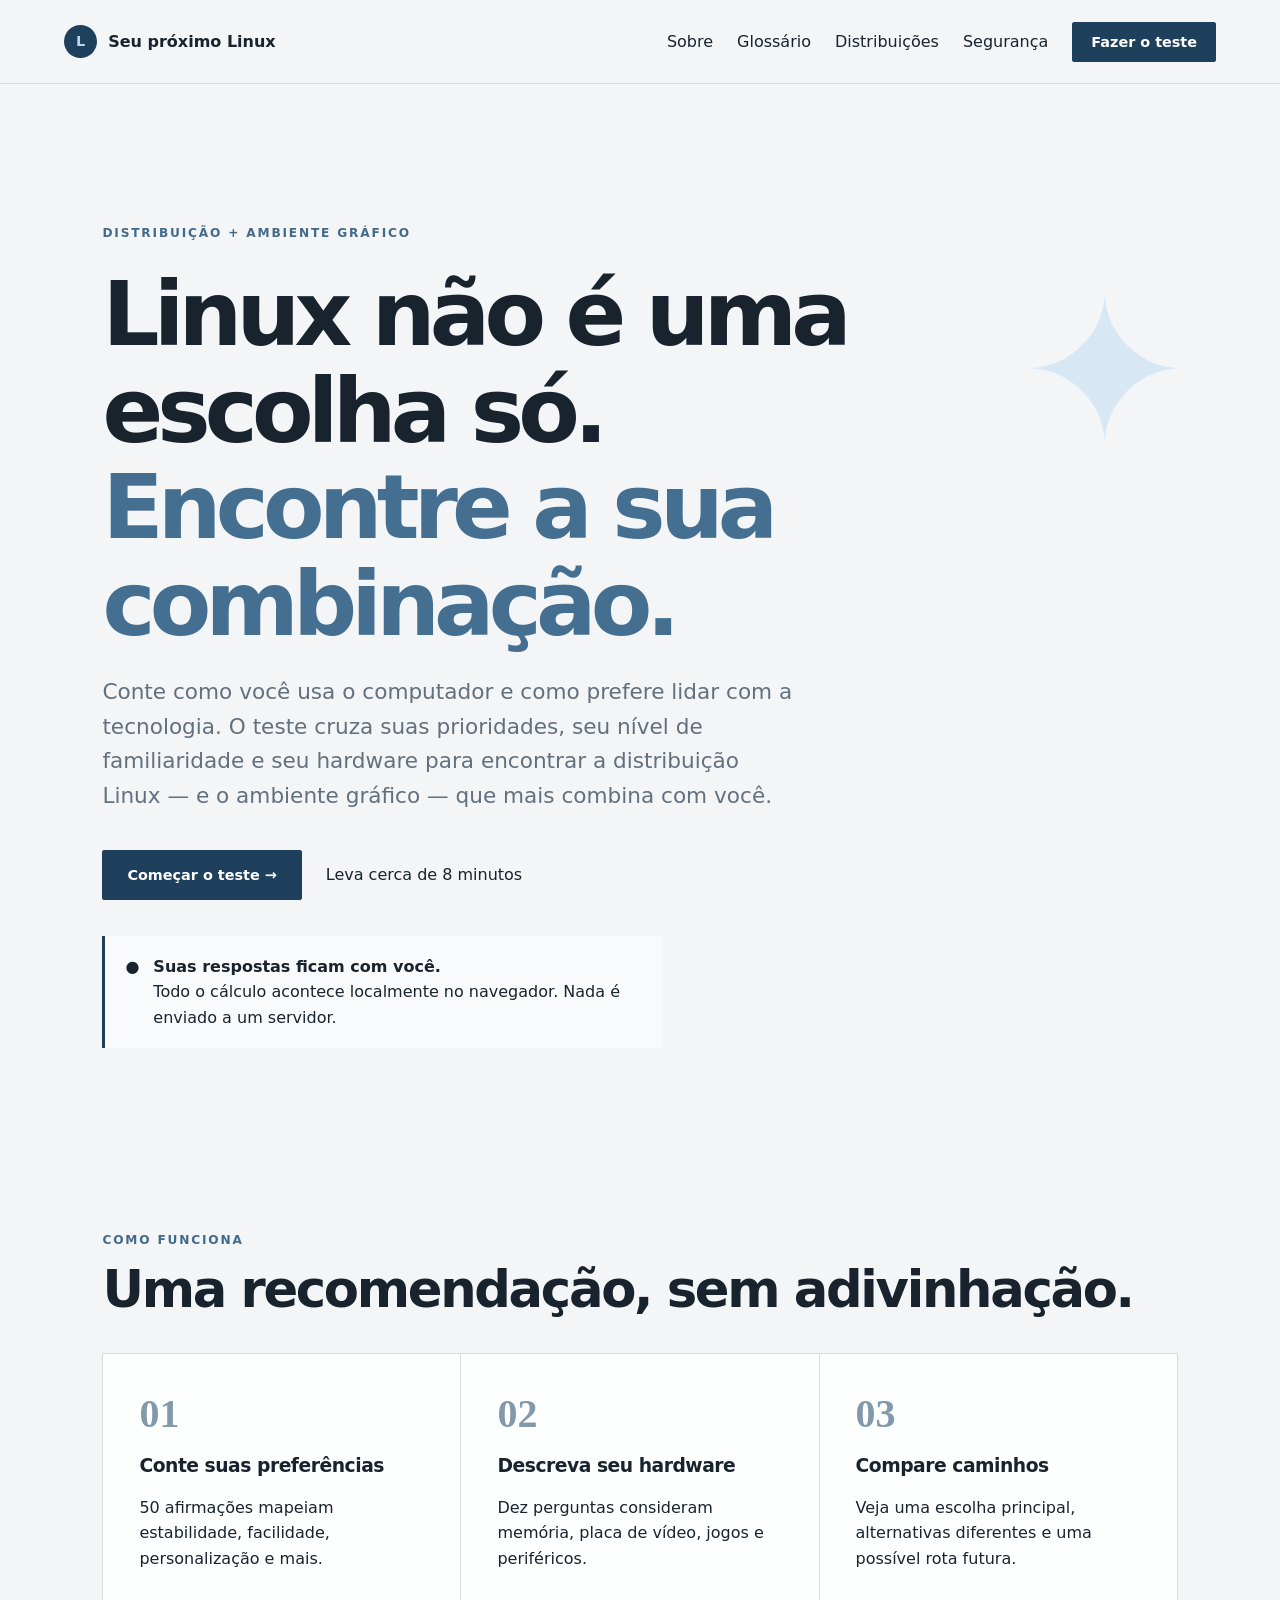
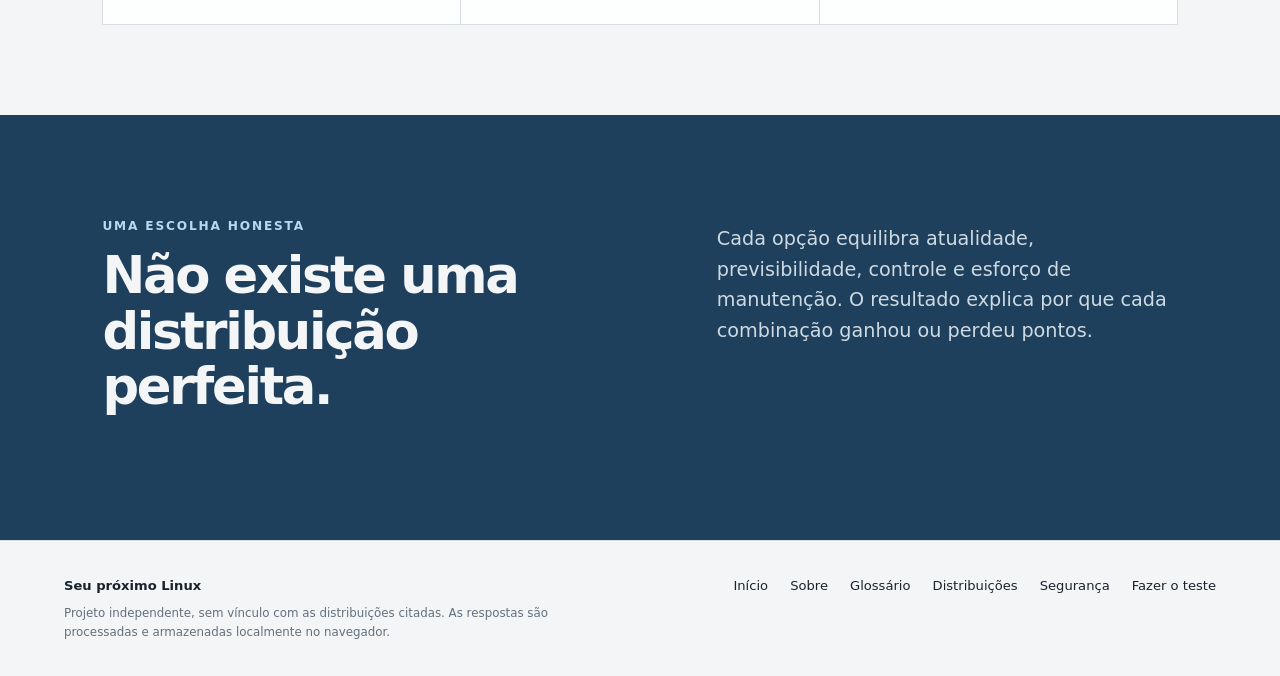
<file: index.html>
<!doctype html>
<html lang="pt-BR">
  <head>
    <meta charset="utf-8" />
    <meta name="viewport" content="width=device-width,initial-scale=1" />
    <meta
      name="description"
      content="Descubra uma distribuição Linux e ambiente gráfico para você."
    />
    <title>Seu próximo Linux</title>
    <link rel="stylesheet" href="css/style.css" />
  </head>
  <body>
    <header class="site-header">
      <a class="brand" href="index.html"
        ><span class="brand-mark">L</span>Seu próximo Linux</a
      >
      <nav class="header-nav" aria-label="Navegação principal">
        <a class="quiet-link" href="sobre.html">Sobre</a>
        <a class="quiet-link" href="glossario.html">Glossário</a>
        <a class="quiet-link" href="guia.html">Distribuições</a>
        <a class="quiet-link" href="seguranca.html">Segurança</a>
        <a class="button button-primary header-cta" href="teste.html"
          >Fazer o teste</a
        >
      </nav>
    </header>
    <main>
      <section class="hero">
        <p class="eyebrow">Distribuição + ambiente gráfico</p>
        <h1>
          Linux não é uma escolha só.<br /><span
            >Encontre a sua combinação.</span
          >
        </h1>
        <p class="hero-copy">
          Conte como você usa o computador e como prefere lidar com a
          tecnologia. O teste cruza suas prioridades, seu nível de familiaridade
          e seu hardware para encontrar a distribuição Linux — e o ambiente
          gráfico — que mais combina com você.
        </p>
        <div class="hero-actions">
          <a class="button button-primary" href="teste.html"
            >Começar o teste →</a
          ><span>Leva cerca de 8 minutos</span>
        </div>
        <div class="privacy-note">
          <span aria-hidden="true">●</span>
          <p>
            <strong>Suas respostas ficam com você.</strong><br />Todo o cálculo
            acontece localmente no navegador. Nada é enviado a um servidor.
          </p>
        </div>
      </section>
      <section class="section-shell">
        <p class="section-kicker">Como funciona</p>
        <h2>Uma recomendação, sem adivinhação.</h2>
        <div class="steps-grid">
          <article>
            <span>01</span>
            <h3>Conte suas preferências</h3>
            <p>
              50 afirmações mapeiam estabilidade, facilidade, personalização e
              mais.
            </p>
          </article>
          <article>
            <span>02</span>
            <h3>Descreva seu hardware</h3>
            <p>
              Dez perguntas consideram memória, placa de vídeo, jogos e
              periféricos.
            </p>
          </article>
          <article>
            <span>03</span>
            <h3>Compare caminhos</h3>
            <p>
              Veja uma escolha principal, alternativas diferentes e uma possível
              rota futura.
            </p>
          </article>
        </div>
      </section>
      <section class="manifesto">
        <div>
          <p class="section-kicker">Uma escolha honesta</p>
          <h2>Não existe uma distribuição perfeita.</h2>
        </div>
        <p>
          Cada opção equilibra atualidade, previsibilidade, controle e esforço
          de manutenção. O resultado explica por que cada combinação ganhou ou
          perdeu pontos.
        </p>
      </section>
    </main>
    <footer class="simple-footer">
      <div class="simple-footer-info">
        <a class="simple-footer-brand" href="index.html">Seu próximo Linux</a>
        <p class="footer-notice">
          Projeto independente, sem vínculo com as distribuições citadas. As
          respostas são processadas e armazenadas localmente no navegador.
        </p>
      </div>
      <nav aria-label="Links do rodapé">
        <a href="index.html">Início</a>
        <a href="sobre.html">Sobre</a>
        <a href="glossario.html">Glossário</a>
        <a href="guia.html">Distribuições</a>
        <a href="seguranca.html">Segurança</a>
        <a href="teste.html">Fazer o teste</a>
      </nav>
    </footer>
  </body>
</html>
</file>
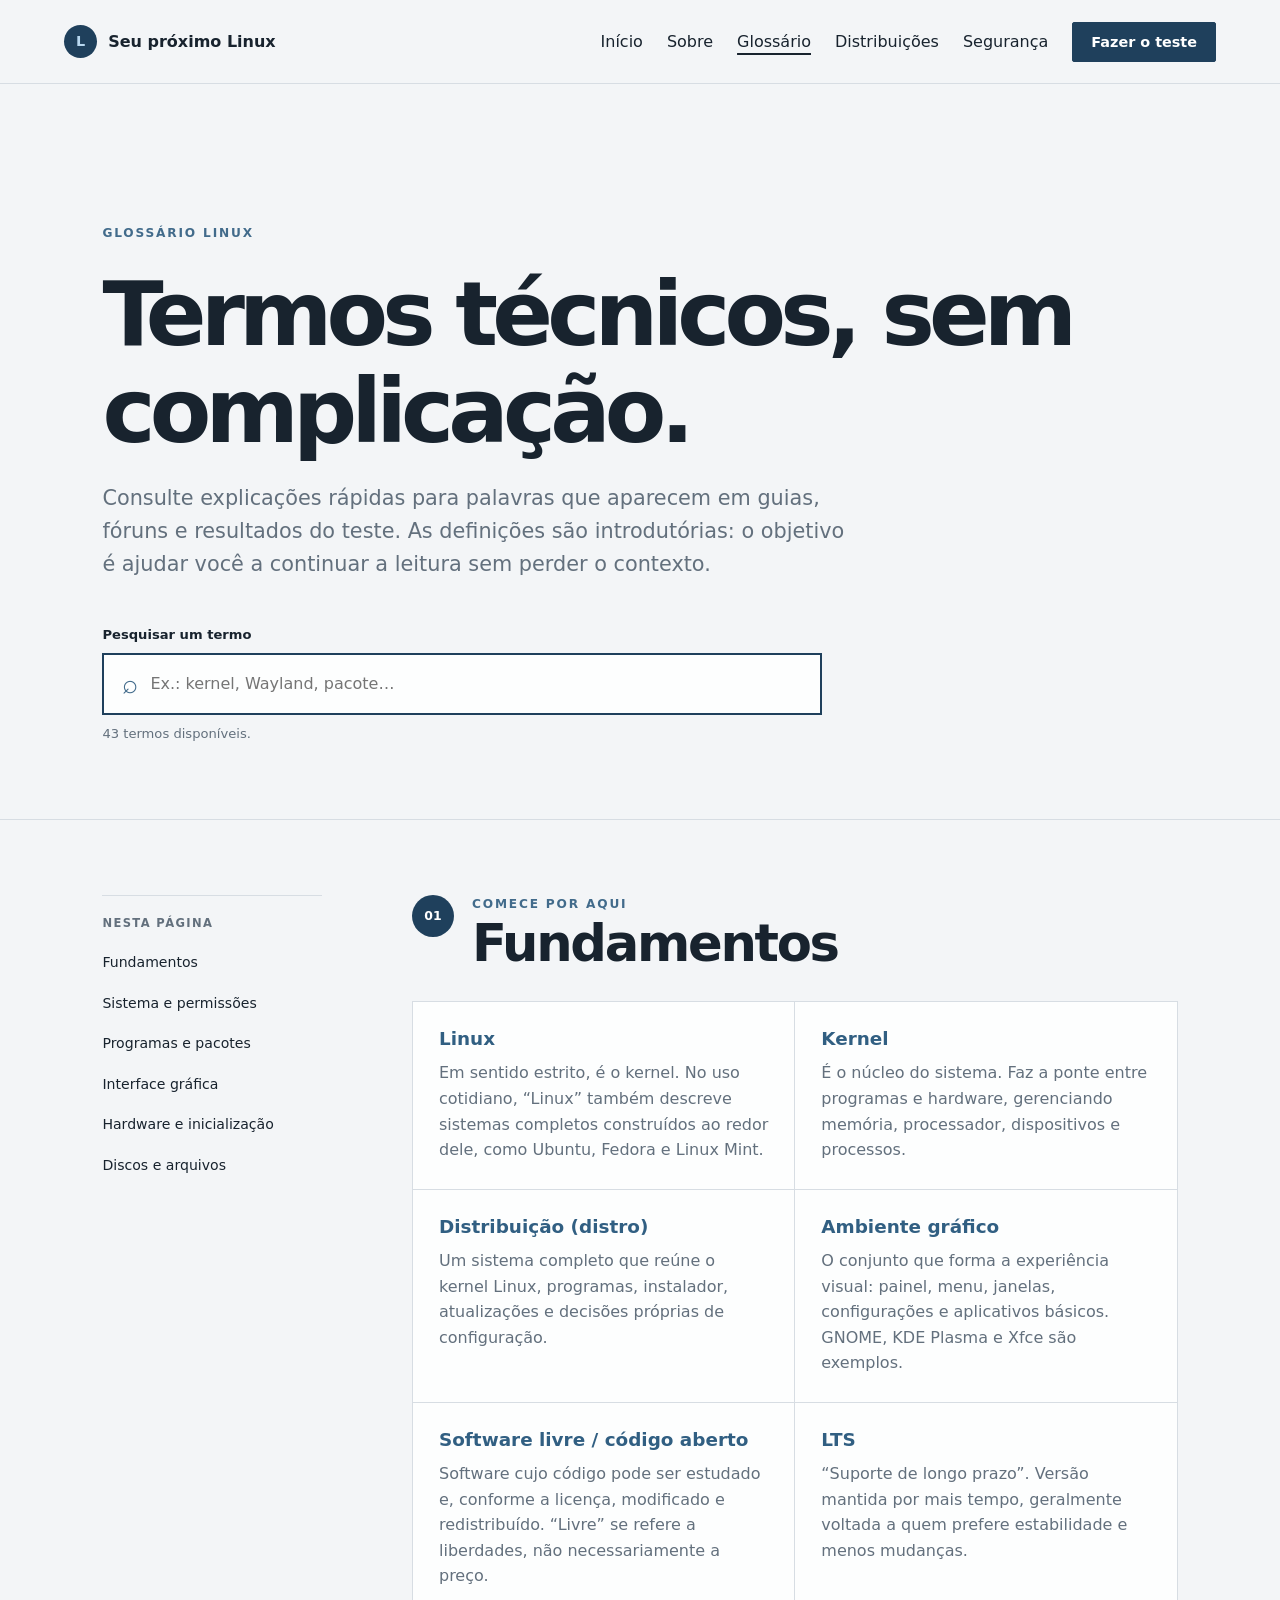
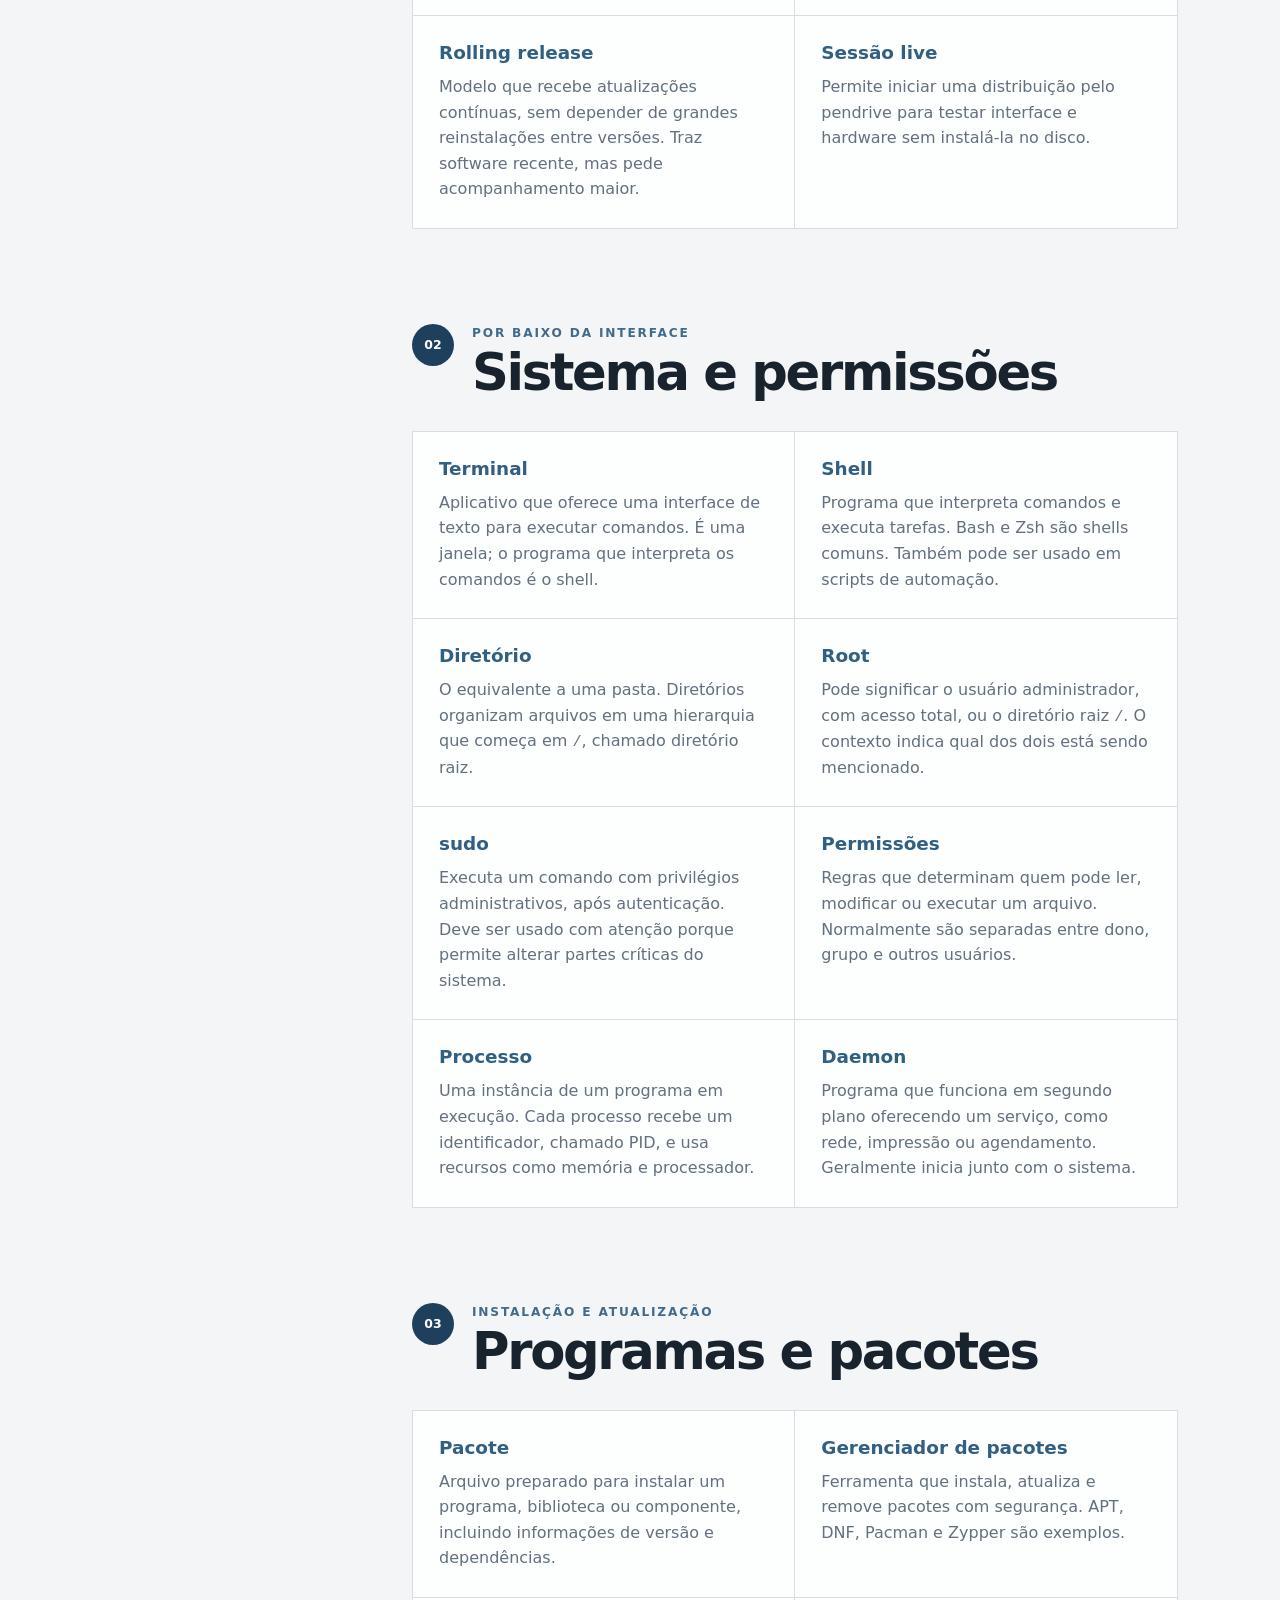
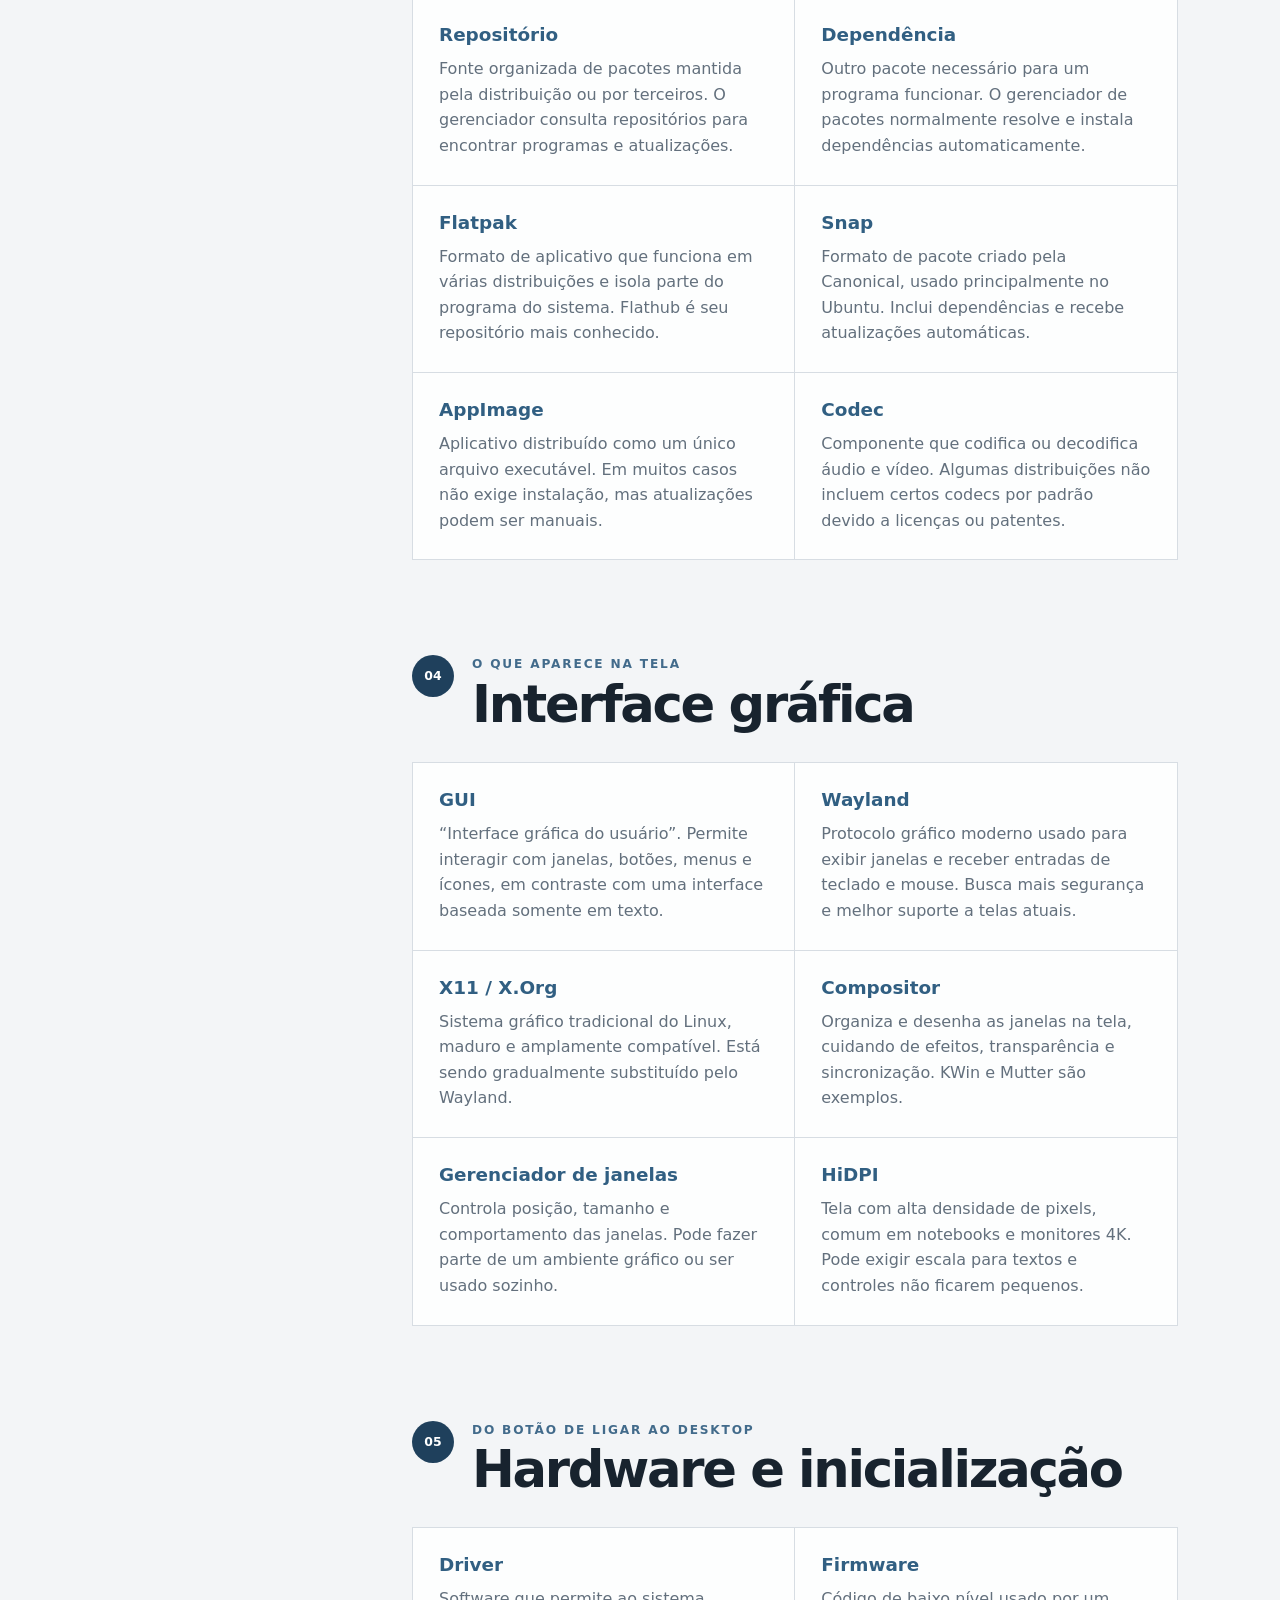
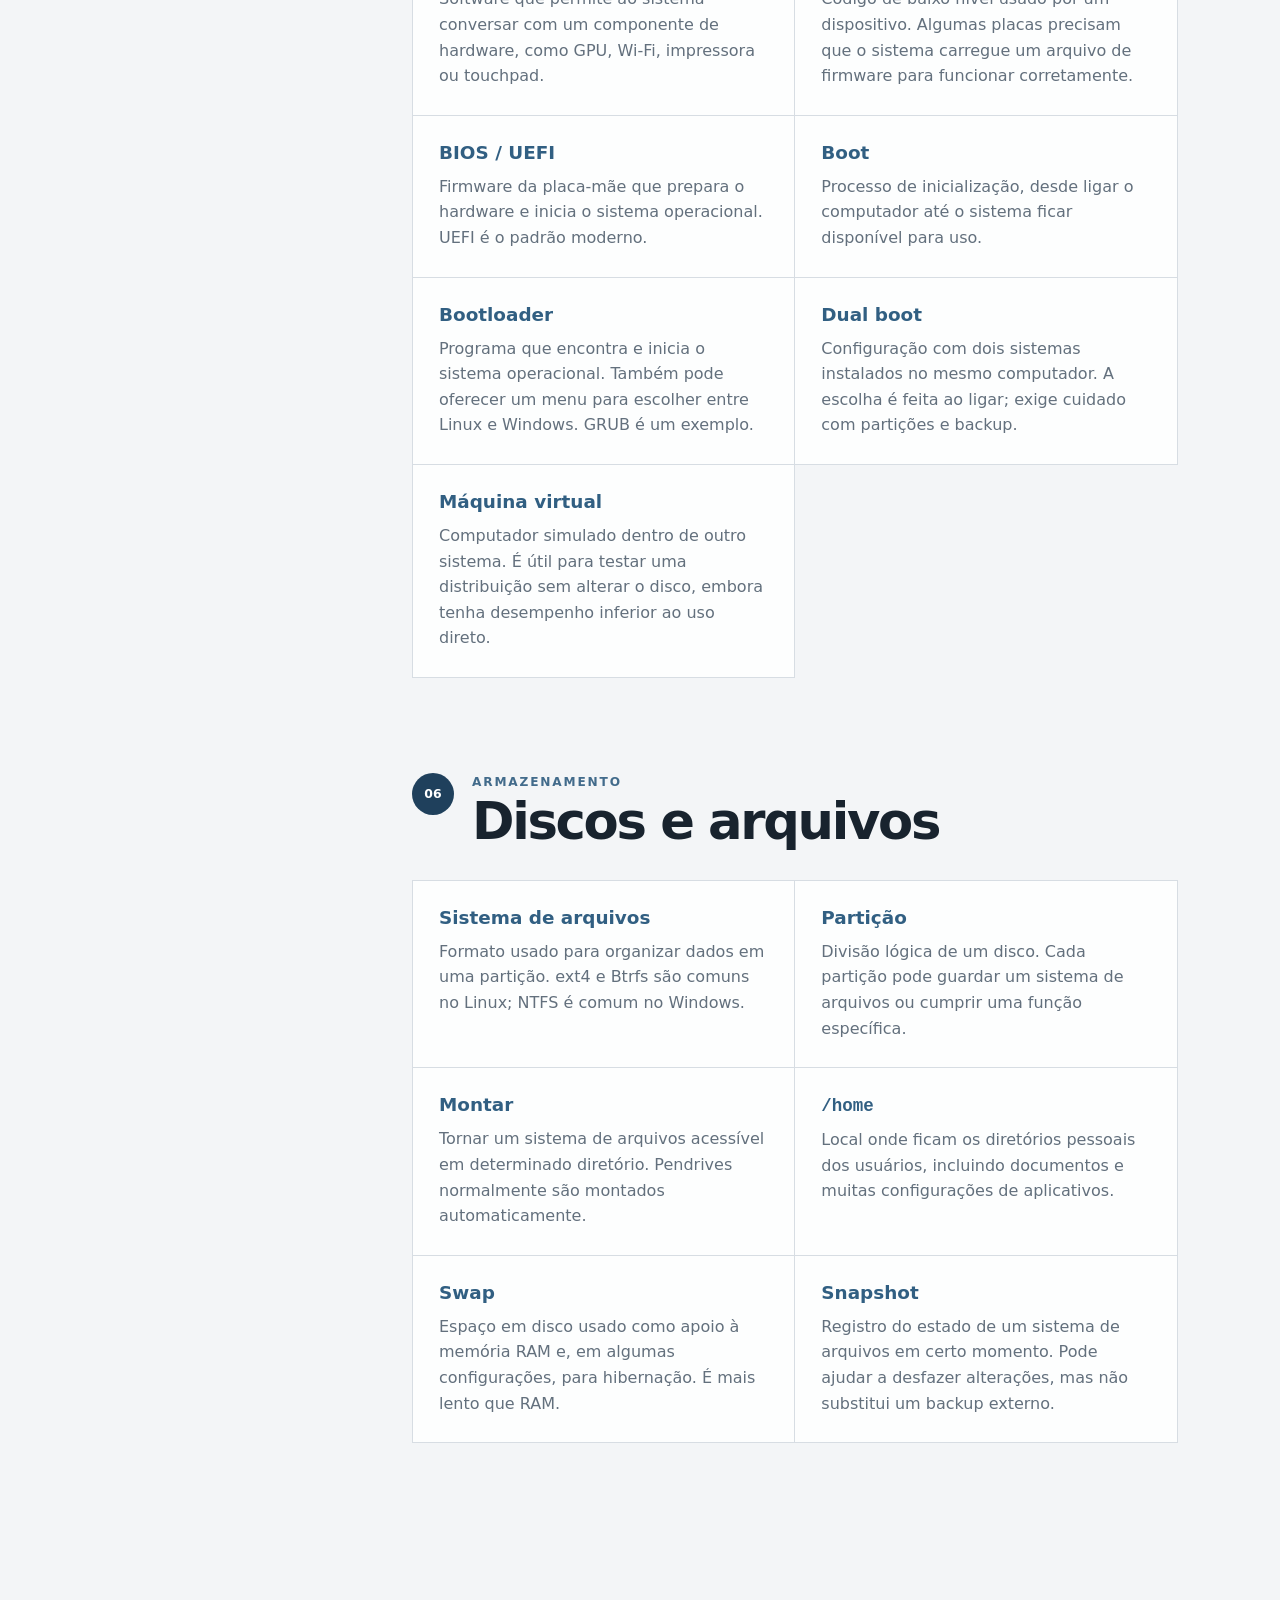
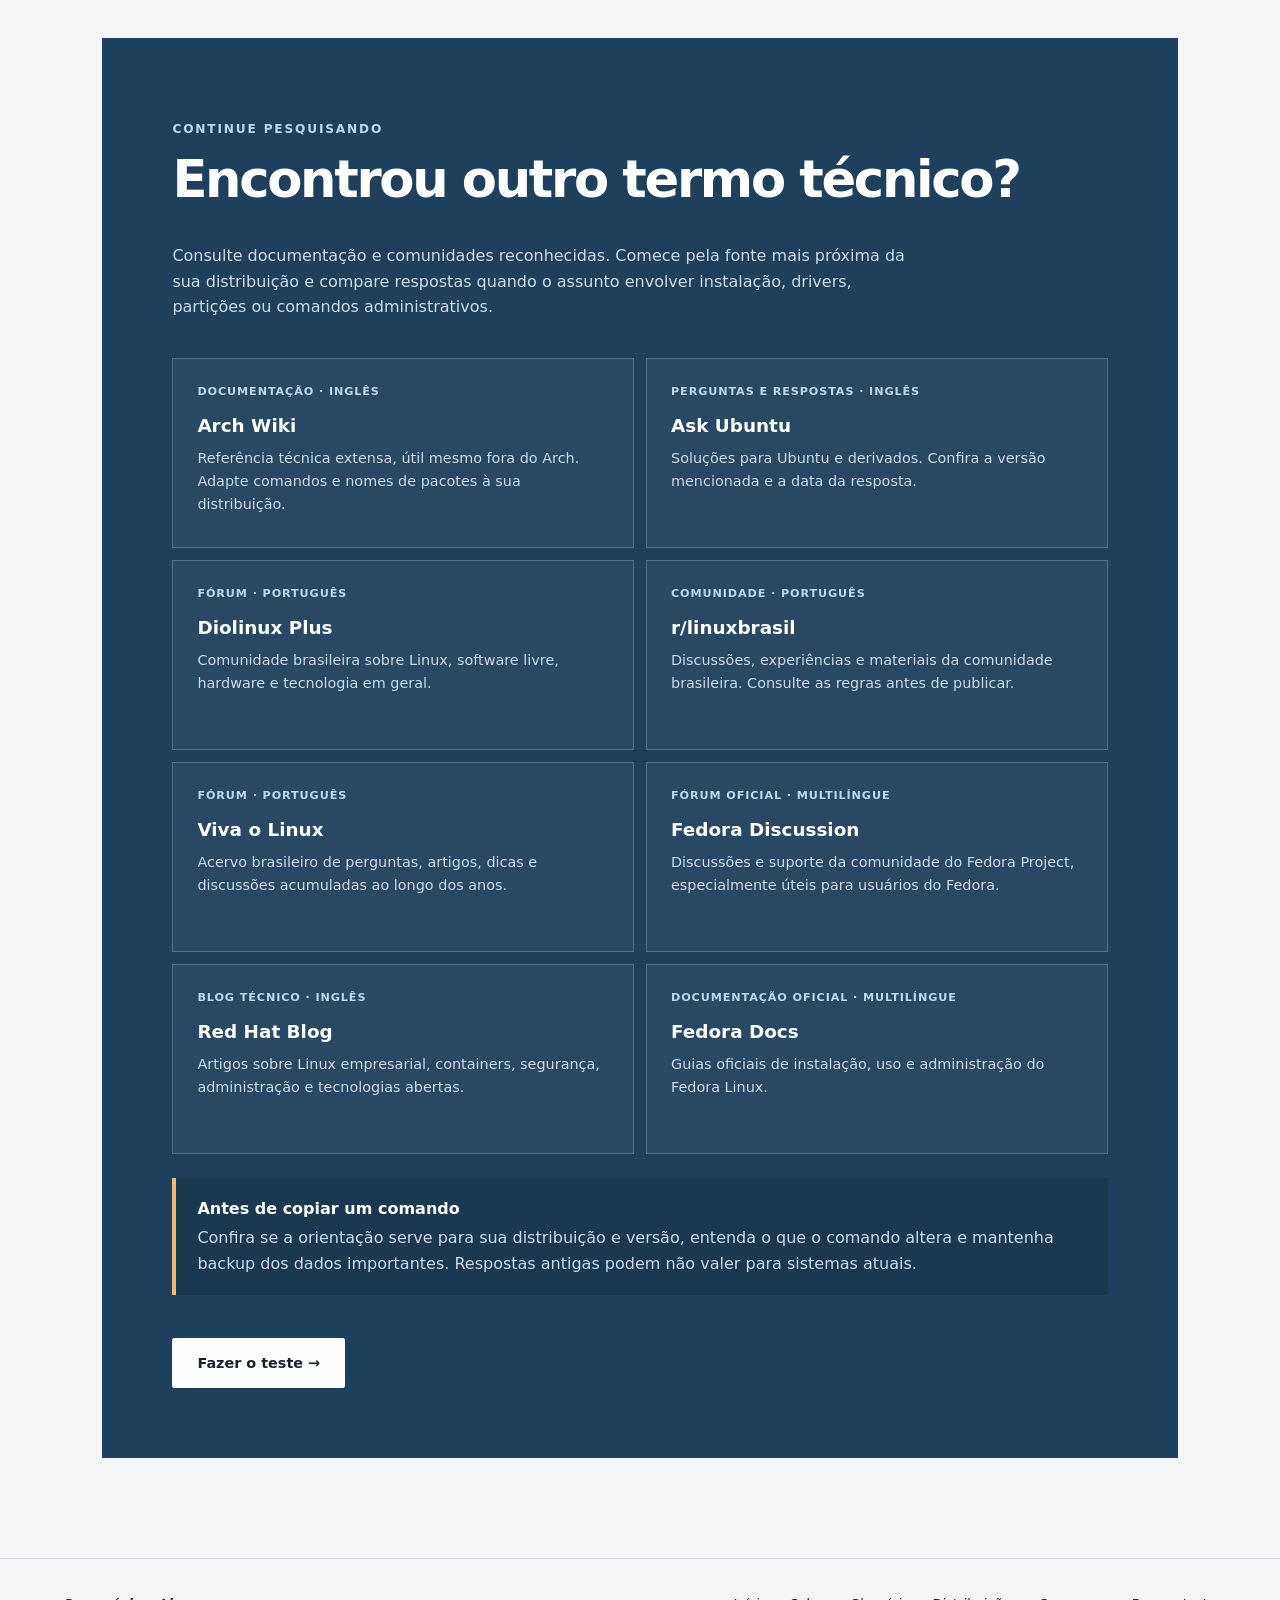
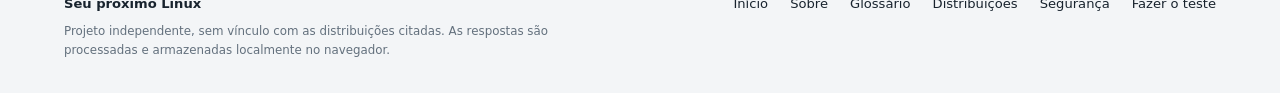
<file: glossario.html>
<!doctype html>
<html lang="pt-BR">
  <head>
    <meta charset="utf-8" />
    <meta name="viewport" content="width=device-width,initial-scale=1" />
    <meta
      name="description"
      content="Glossário rápido de termos comuns do Linux, como kernel, terminal, shell, repositório, Wayland e gerenciador de pacotes."
    />
    <title>Glossário Linux — Seu próximo Linux</title>
    <link rel="stylesheet" href="css/style.css" />
  </head>
  <body>
    <header class="site-header">
      <a class="brand" href="index.html">
        <span class="brand-mark">L</span>
        Seu próximo Linux
      </a>
      <nav class="header-nav" aria-label="Navegação principal">
        <a class="quiet-link" href="index.html">Início</a>
        <a class="quiet-link" href="sobre.html">Sobre</a>
        <a class="quiet-link" href="glossario.html" aria-current="page"
          >Glossário</a
        >
        <a class="quiet-link" href="guia.html">Distribuições</a>
        <a class="quiet-link" href="seguranca.html">Segurança</a>
        <a class="button button-primary header-cta" href="teste.html"
          >Fazer o teste</a
        >
      </nav>
    </header>

    <main class="glossary-page">
      <section class="glossary-hero">
        <p class="eyebrow">Glossário Linux</p>
        <h1>Termos técnicos, sem complicação.</h1>
        <p>
          Consulte explicações rápidas para palavras que aparecem em guias,
          fóruns e resultados do teste. As definições são introdutórias: o
          objetivo é ajudar você a continuar a leitura sem perder o contexto.
        </p>
        <div class="glossary-search">
          <label for="term-search">Pesquisar um termo</label>
          <div>
            <span aria-hidden="true">⌕</span>
            <input
              id="term-search"
              type="search"
              placeholder="Ex.: kernel, Wayland, pacote…"
              autocomplete="off"
              aria-describedby="search-status"
            />
          </div>
          <p id="search-status" class="search-status" aria-live="polite"></p>
        </div>
      </section>

      <div class="glossary-layout">
        <nav class="glossary-index" aria-label="Categorias do glossário">
          <span>Nesta página</span>
          <a href="#fundamentos">Fundamentos</a>
          <a href="#sistema">Sistema e permissões</a>
          <a href="#programas">Programas e pacotes</a>
          <a href="#interface">Interface gráfica</a>
          <a href="#hardware">Hardware e inicialização</a>
          <a href="#formatos">Discos e arquivos</a>
        </nav>

        <div class="glossary-content" id="glossary-content">
          <section class="term-group" id="fundamentos" data-group>
            <div class="term-group-heading">
              <span>01</span>
              <div>
                <p class="section-kicker">Comece por aqui</p>
                <h2>Fundamentos</h2>
              </div>
            </div>
            <dl class="term-grid">
              <div class="term-card" data-term="linux sistema operacional">
                <dt>Linux</dt>
                <dd>
                  Em sentido estrito, é o kernel. No uso cotidiano, “Linux”
                  também descreve sistemas completos construídos ao redor dele,
                  como Ubuntu, Fedora e Linux Mint.
                </dd>
              </div>
              <div class="term-card" data-term="kernel nucleo hardware driver">
                <dt>Kernel</dt>
                <dd>
                  É o núcleo do sistema. Faz a ponte entre programas e hardware,
                  gerenciando memória, processador, dispositivos e processos.
                </dd>
              </div>
              <div
                class="term-card"
                data-term="distribuicao distro ubuntu fedora mint"
              >
                <dt>Distribuição (distro)</dt>
                <dd>
                  Um sistema completo que reúne o kernel Linux, programas,
                  instalador, atualizações e decisões próprias de configuração.
                </dd>
              </div>
              <div
                class="term-card"
                data-term="ambiente grafico desktop gnome kde plasma cinnamon xfce"
              >
                <dt>Ambiente gráfico</dt>
                <dd>
                  O conjunto que forma a experiência visual: painel, menu,
                  janelas, configurações e aplicativos básicos. GNOME, KDE
                  Plasma e Xfce são exemplos.
                </dd>
              </div>
              <div
                class="term-card"
                data-term="software livre codigo aberto open source"
              >
                <dt>Software livre / código aberto</dt>
                <dd>
                  Software cujo código pode ser estudado e, conforme a licença,
                  modificado e redistribuído. “Livre” se refere a liberdades,
                  não necessariamente a preço.
                </dd>
              </div>
              <div class="term-card" data-term="LTS suporte longo prazo versao">
                <dt>LTS</dt>
                <dd>
                  “Suporte de longo prazo”. Versão mantida por mais tempo,
                  geralmente voltada a quem prefere estabilidade e menos
                  mudanças.
                </dd>
              </div>
              <div
                class="term-card"
                data-term="rolling release atualizacao continua"
              >
                <dt>Rolling release</dt>
                <dd>
                  Modelo que recebe atualizações contínuas, sem depender de
                  grandes reinstalações entre versões. Traz software recente,
                  mas pede acompanhamento maior.
                </dd>
              </div>
              <div class="term-card" data-term="live usb pendrive testar">
                <dt>Sessão live</dt>
                <dd>
                  Permite iniciar uma distribuição pelo pendrive para testar
                  interface e hardware sem instalá-la no disco.
                </dd>
              </div>
            </dl>
          </section>

          <section class="term-group" id="sistema" data-group>
            <div class="term-group-heading">
              <span>02</span>
              <div>
                <p class="section-kicker">Por baixo da interface</p>
                <h2>Sistema e permissões</h2>
              </div>
            </div>
            <dl class="term-grid">
              <div
                class="term-card"
                data-term="terminal console comandos janela"
              >
                <dt>Terminal</dt>
                <dd>
                  Aplicativo que oferece uma interface de texto para executar
                  comandos. É uma janela; o programa que interpreta os comandos
                  é o shell.
                </dd>
              </div>
              <div
                class="term-card"
                data-term="shell bash zsh comandos interpretador"
              >
                <dt>Shell</dt>
                <dd>
                  Programa que interpreta comandos e executa tarefas. Bash e Zsh
                  são shells comuns. Também pode ser usado em scripts de
                  automação.
                </dd>
              </div>
              <div
                class="term-card"
                data-term="diretorio pasta caminho filesystem"
              >
                <dt>Diretório</dt>
                <dd>
                  O equivalente a uma pasta. Diretórios organizam arquivos em
                  uma hierarquia que começa em <code>/</code>, chamado diretório
                  raiz.
                </dd>
              </div>
              <div
                class="term-card"
                data-term="root superusuario administrador raiz slash"
              >
                <dt>Root</dt>
                <dd>
                  Pode significar o usuário administrador, com acesso total, ou
                  o diretório raiz <code>/</code>. O contexto indica qual dos
                  dois está sendo mencionado.
                </dd>
              </div>
              <div
                class="term-card"
                data-term="sudo administrador permissao comando"
              >
                <dt>sudo</dt>
                <dd>
                  Executa um comando com privilégios administrativos, após
                  autenticação. Deve ser usado com atenção porque permite
                  alterar partes críticas do sistema.
                </dd>
              </div>
              <div
                class="term-card"
                data-term="permissoes leitura escrita execucao chmod dono"
              >
                <dt>Permissões</dt>
                <dd>
                  Regras que determinam quem pode ler, modificar ou executar um
                  arquivo. Normalmente são separadas entre dono, grupo e outros
                  usuários.
                </dd>
              </div>
              <div class="term-card" data-term="processo programa execucao pid">
                <dt>Processo</dt>
                <dd>
                  Uma instância de um programa em execução. Cada processo recebe
                  um identificador, chamado PID, e usa recursos como memória e
                  processador.
                </dd>
              </div>
              <div
                class="term-card"
                data-term="daemon servico segundo plano background"
              >
                <dt>Daemon</dt>
                <dd>
                  Programa que funciona em segundo plano oferecendo um serviço,
                  como rede, impressão ou agendamento. Geralmente inicia junto
                  com o sistema.
                </dd>
              </div>
            </dl>
          </section>

          <section class="term-group" id="programas" data-group>
            <div class="term-group-heading">
              <span>03</span>
              <div>
                <p class="section-kicker">Instalação e atualização</p>
                <h2>Programas e pacotes</h2>
              </div>
            </div>
            <dl class="term-grid">
              <div
                class="term-card"
                data-term="pacote programa biblioteca metadados"
              >
                <dt>Pacote</dt>
                <dd>
                  Arquivo preparado para instalar um programa, biblioteca ou
                  componente, incluindo informações de versão e dependências.
                </dd>
              </div>
              <div
                class="term-card"
                data-term="gerenciador pacotes apt dnf pacman zypper instalar atualizar"
              >
                <dt>Gerenciador de pacotes</dt>
                <dd>
                  Ferramenta que instala, atualiza e remove pacotes com
                  segurança. APT, DNF, Pacman e Zypper são exemplos.
                </dd>
              </div>
              <div
                class="term-card"
                data-term="repositorio repo servidor programas pacotes fonte"
              >
                <dt>Repositório</dt>
                <dd>
                  Fonte organizada de pacotes mantida pela distribuição ou por
                  terceiros. O gerenciador consulta repositórios para encontrar
                  programas e atualizações.
                </dd>
              </div>
              <div
                class="term-card"
                data-term="dependencia biblioteca programa requisito"
              >
                <dt>Dependência</dt>
                <dd>
                  Outro pacote necessário para um programa funcionar. O
                  gerenciador de pacotes normalmente resolve e instala
                  dependências automaticamente.
                </dd>
              </div>
              <div
                class="term-card"
                data-term="flatpak aplicativo sandbox flathub"
              >
                <dt>Flatpak</dt>
                <dd>
                  Formato de aplicativo que funciona em várias distribuições e
                  isola parte do programa do sistema. Flathub é seu repositório
                  mais conhecido.
                </dd>
              </div>
              <div
                class="term-card"
                data-term="snap aplicativo canonical ubuntu sandbox"
              >
                <dt>Snap</dt>
                <dd>
                  Formato de pacote criado pela Canonical, usado principalmente
                  no Ubuntu. Inclui dependências e recebe atualizações
                  automáticas.
                </dd>
              </div>
              <div
                class="term-card"
                data-term="appimage aplicativo portatil executavel"
              >
                <dt>AppImage</dt>
                <dd>
                  Aplicativo distribuído como um único arquivo executável. Em
                  muitos casos não exige instalação, mas atualizações podem ser
                  manuais.
                </dd>
              </div>
              <div
                class="term-card"
                data-term="codec audio video multimidia proprietario"
              >
                <dt>Codec</dt>
                <dd>
                  Componente que codifica ou decodifica áudio e vídeo. Algumas
                  distribuições não incluem certos codecs por padrão devido a
                  licenças ou patentes.
                </dd>
              </div>
            </dl>
          </section>

          <section class="term-group" id="interface" data-group>
            <div class="term-group-heading">
              <span>04</span>
              <div>
                <p class="section-kicker">O que aparece na tela</p>
                <h2>Interface gráfica</h2>
              </div>
            </div>
            <dl class="term-grid">
              <div
                class="term-card"
                data-term="GUI interface grafica mouse janelas"
              >
                <dt>GUI</dt>
                <dd>
                  “Interface gráfica do usuário”. Permite interagir com janelas,
                  botões, menus e ícones, em contraste com uma interface baseada
                  somente em texto.
                </dd>
              </div>
              <div
                class="term-card"
                data-term="wayland protocolo grafico compositor tela"
              >
                <dt>Wayland</dt>
                <dd>
                  Protocolo gráfico moderno usado para exibir janelas e receber
                  entradas de teclado e mouse. Busca mais segurança e melhor
                  suporte a telas atuais.
                </dd>
              </div>
              <div
                class="term-card"
                data-term="X11 xorg protocolo grafico legado compatibilidade"
              >
                <dt>X11 / X.Org</dt>
                <dd>
                  Sistema gráfico tradicional do Linux, maduro e amplamente
                  compatível. Está sendo gradualmente substituído pelo Wayland.
                </dd>
              </div>
              <div
                class="term-card"
                data-term="compositor janelas efeitos wayland kwin mutter"
              >
                <dt>Compositor</dt>
                <dd>
                  Organiza e desenha as janelas na tela, cuidando de efeitos,
                  transparência e sincronização. KWin e Mutter são exemplos.
                </dd>
              </div>
              <div
                class="term-card"
                data-term="gerenciador janelas window manager tiling mosaico"
              >
                <dt>Gerenciador de janelas</dt>
                <dd>
                  Controla posição, tamanho e comportamento das janelas. Pode
                  fazer parte de um ambiente gráfico ou ser usado sozinho.
                </dd>
              </div>
              <div
                class="term-card"
                data-term="HiDPI alta densidade escala 4k tela"
              >
                <dt>HiDPI</dt>
                <dd>
                  Tela com alta densidade de pixels, comum em notebooks e
                  monitores 4K. Pode exigir escala para textos e controles não
                  ficarem pequenos.
                </dd>
              </div>
            </dl>
          </section>

          <section class="term-group" id="hardware" data-group>
            <div class="term-group-heading">
              <span>05</span>
              <div>
                <p class="section-kicker">Do botão de ligar ao desktop</p>
                <h2>Hardware e inicialização</h2>
              </div>
            </div>
            <dl class="term-grid">
              <div
                class="term-card"
                data-term="driver controlador hardware dispositivo nvidia wifi"
              >
                <dt>Driver</dt>
                <dd>
                  Software que permite ao sistema conversar com um componente de
                  hardware, como GPU, Wi-Fi, impressora ou touchpad.
                </dd>
              </div>
              <div
                class="term-card"
                data-term="firmware hardware dispositivo codigo"
              >
                <dt>Firmware</dt>
                <dd>
                  Código de baixo nível usado por um dispositivo. Algumas placas
                  precisam que o sistema carregue um arquivo de firmware para
                  funcionar corretamente.
                </dd>
              </div>
              <div
                class="term-card"
                data-term="BIOS UEFI inicializacao placa mae boot"
              >
                <dt>BIOS / UEFI</dt>
                <dd>
                  Firmware da placa-mãe que prepara o hardware e inicia o
                  sistema operacional. UEFI é o padrão moderno.
                </dd>
              </div>
              <div
                class="term-card"
                data-term="boot inicializacao ligar sistema"
              >
                <dt>Boot</dt>
                <dd>
                  Processo de inicialização, desde ligar o computador até o
                  sistema ficar disponível para uso.
                </dd>
              </div>
              <div
                class="term-card"
                data-term="bootloader carregador grub systemd boot inicializacao"
              >
                <dt>Bootloader</dt>
                <dd>
                  Programa que encontra e inicia o sistema operacional. Também
                  pode oferecer um menu para escolher entre Linux e Windows.
                  GRUB é um exemplo.
                </dd>
              </div>
              <div
                class="term-card"
                data-term="dual boot dois sistemas windows linux"
              >
                <dt>Dual boot</dt>
                <dd>
                  Configuração com dois sistemas instalados no mesmo computador.
                  A escolha é feita ao ligar; exige cuidado com partições e
                  backup.
                </dd>
              </div>
              <div
                class="term-card"
                data-term="maquina virtual VM virtualizacao virtualbox qemu"
              >
                <dt>Máquina virtual</dt>
                <dd>
                  Computador simulado dentro de outro sistema. É útil para
                  testar uma distribuição sem alterar o disco, embora tenha
                  desempenho inferior ao uso direto.
                </dd>
              </div>
            </dl>
          </section>

          <section class="term-group" id="formatos" data-group>
            <div class="term-group-heading">
              <span>06</span>
              <div>
                <p class="section-kicker">Armazenamento</p>
                <h2>Discos e arquivos</h2>
              </div>
            </div>
            <dl class="term-grid">
              <div
                class="term-card"
                data-term="sistema arquivos filesystem ext4 btrfs ntfs"
              >
                <dt>Sistema de arquivos</dt>
                <dd>
                  Formato usado para organizar dados em uma partição. ext4 e
                  Btrfs são comuns no Linux; NTFS é comum no Windows.
                </dd>
              </div>
              <div class="term-card" data-term="particao disco volume dividir">
                <dt>Partição</dt>
                <dd>
                  Divisão lógica de um disco. Cada partição pode guardar um
                  sistema de arquivos ou cumprir uma função específica.
                </dd>
              </div>
              <div
                class="term-card"
                data-term="montar montagem mount disco acessar"
              >
                <dt>Montar</dt>
                <dd>
                  Tornar um sistema de arquivos acessível em determinado
                  diretório. Pendrives normalmente são montados automaticamente.
                </dd>
              </div>
              <div
                class="term-card"
                data-term="home diretorio pessoal usuario arquivos"
              >
                <dt><code>/home</code></dt>
                <dd>
                  Local onde ficam os diretórios pessoais dos usuários,
                  incluindo documentos e muitas configurações de aplicativos.
                </dd>
              </div>
              <div
                class="term-card"
                data-term="swap troca memoria ram hibernacao"
              >
                <dt>Swap</dt>
                <dd>
                  Espaço em disco usado como apoio à memória RAM e, em algumas
                  configurações, para hibernação. É mais lento que RAM.
                </dd>
              </div>
              <div
                class="term-card"
                data-term="snapshot instantaneo sistema restaurar btrfs"
              >
                <dt>Snapshot</dt>
                <dd>
                  Registro do estado de um sistema de arquivos em certo momento.
                  Pode ajudar a desfazer alterações, mas não substitui um backup
                  externo.
                </dd>
              </div>
            </dl>
          </section>

          <div class="no-term-results" id="no-term-results" hidden>
            <span aria-hidden="true">?</span>
            <h2>Nenhum termo encontrado</h2>
            <p>
              Tente uma palavra diferente ou consulte as categorias ao lado.
            </p>
          </div>
        </div>
      </div>

      <section class="glossary-note">
        <p class="section-kicker">Continue pesquisando</p>
        <h2>Encontrou outro termo técnico?</h2>
        <p>
          Consulte documentação e comunidades reconhecidas. Comece pela fonte
          mais próxima da sua distribuição e compare respostas quando o assunto
          envolver instalação, drivers, partições ou comandos administrativos.
        </p>
        <div class="reference-grid">
          <a href="https://wiki.archlinux.org/" target="_blank" rel="noopener">
            <span>Documentação · inglês</span>
            <strong>Arch Wiki</strong>
            <p>
              Referência técnica extensa, útil mesmo fora do Arch. Adapte
              comandos e nomes de pacotes à sua distribuição.
            </p>
          </a>
          <a href="https://askubuntu.com/" target="_blank" rel="noopener">
            <span>Perguntas e respostas · inglês</span>
            <strong>Ask Ubuntu</strong>
            <p>
              Soluções para Ubuntu e derivados. Confira a versão mencionada e a
              data da resposta.
            </p>
          </a>
          <a
            href="https://plus.diolinux.com.br/"
            target="_blank"
            rel="noopener"
          >
            <span>Fórum · português</span>
            <strong>Diolinux Plus</strong>
            <p>
              Comunidade brasileira sobre Linux, software livre, hardware e
              tecnologia em geral.
            </p>
          </a>
          <a
            href="https://www.reddit.com/r/linuxbrasil/"
            target="_blank"
            rel="noopener"
          >
            <span>Comunidade · português</span>
            <strong>r/linuxbrasil</strong>
            <p>
              Discussões, experiências e materiais da comunidade brasileira.
              Consulte as regras antes de publicar.
            </p>
          </a>
          <a
            href="https://www.vivaolinux.com.br/perguntas/"
            target="_blank"
            rel="noopener"
          >
            <span>Fórum · português</span>
            <strong>Viva o Linux</strong>
            <p>
              Acervo brasileiro de perguntas, artigos, dicas e discussões
              acumuladas ao longo dos anos.
            </p>
          </a>
          <a
            href="https://discussion.fedoraproject.org/"
            target="_blank"
            rel="noopener"
          >
            <span>Fórum oficial · multilíngue</span>
            <strong>Fedora Discussion</strong>
            <p>
              Discussões e suporte da comunidade do Fedora Project,
              especialmente úteis para usuários do Fedora.
            </p>
          </a>
          <a
            href="https://www.redhat.com/en/blog"
            target="_blank"
            rel="noopener"
          >
            <span>Blog técnico · inglês</span>
            <strong>Red Hat Blog</strong>
            <p>
              Artigos sobre Linux empresarial, containers, segurança,
              administração e tecnologias abertas.
            </p>
          </a>
          <a
            href="https://docs.fedoraproject.org/"
            target="_blank"
            rel="noopener"
          >
            <span>Documentação oficial · multilíngue</span>
            <strong>Fedora Docs</strong>
            <p>
              Guias oficiais de instalação, uso e administração do Fedora Linux.
            </p>
          </a>
        </div>
        <aside class="research-warning">
          <strong>Antes de copiar um comando</strong>
          <p>
            Confira se a orientação serve para sua distribuição e versão,
            entenda o que o comando altera e mantenha backup dos dados
            importantes. Respostas antigas podem não valer para sistemas atuais.
          </p>
        </aside>
        <a class="button button-primary" href="teste.html">Fazer o teste →</a>
      </section>
    </main>

    <footer class="simple-footer">
      <div class="simple-footer-info">
        <a class="simple-footer-brand" href="index.html">Seu próximo Linux</a>
        <p class="footer-notice">
          Projeto independente, sem vínculo com as distribuições citadas. As
          respostas são processadas e armazenadas localmente no navegador.
        </p>
      </div>
      <nav aria-label="Links do rodapé">
        <a href="index.html">Início</a>
        <a href="sobre.html">Sobre</a>
        <a href="glossario.html">Glossário</a>
        <a href="guia.html">Distribuições</a>
        <a href="seguranca.html">Segurança</a>
        <a href="teste.html">Fazer o teste</a>
      </nav>
    </footer>

    <script type="module" src="js/glossary.js"></script>
  </body>
</html>
</file>
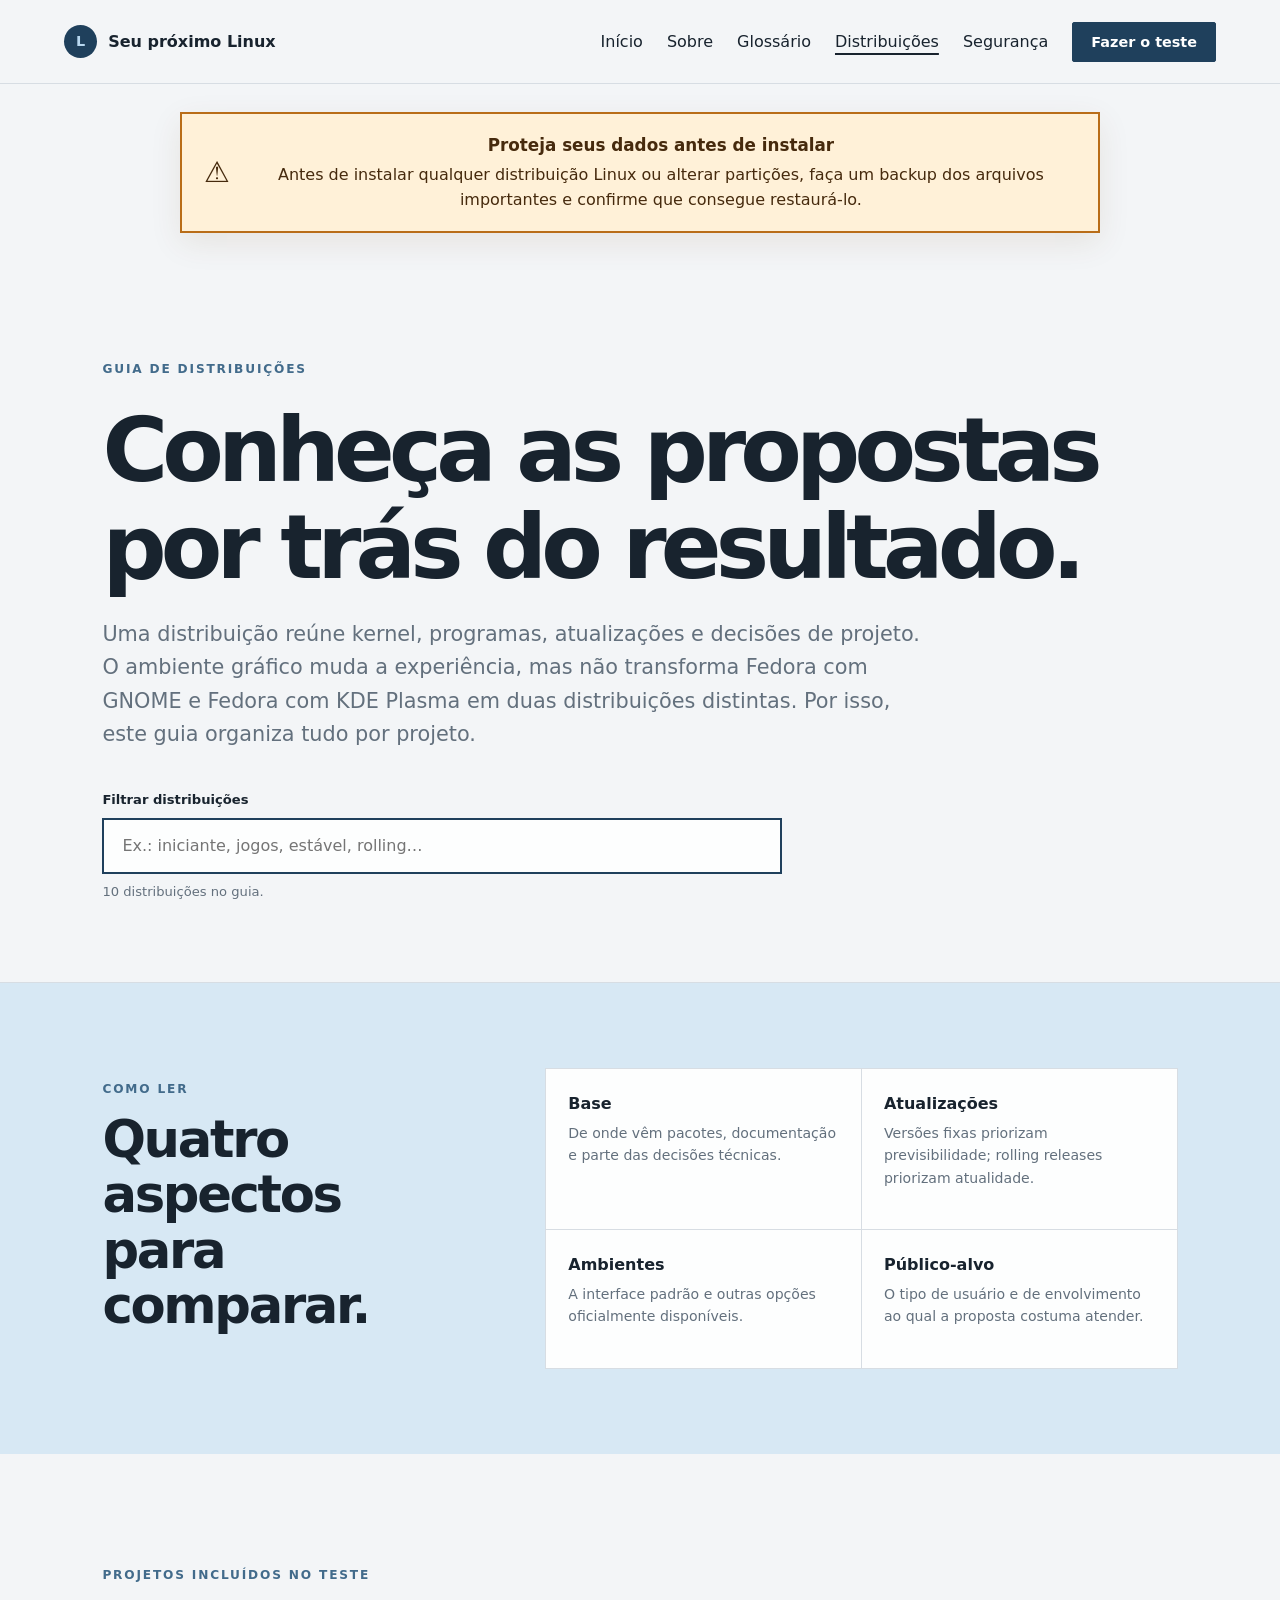
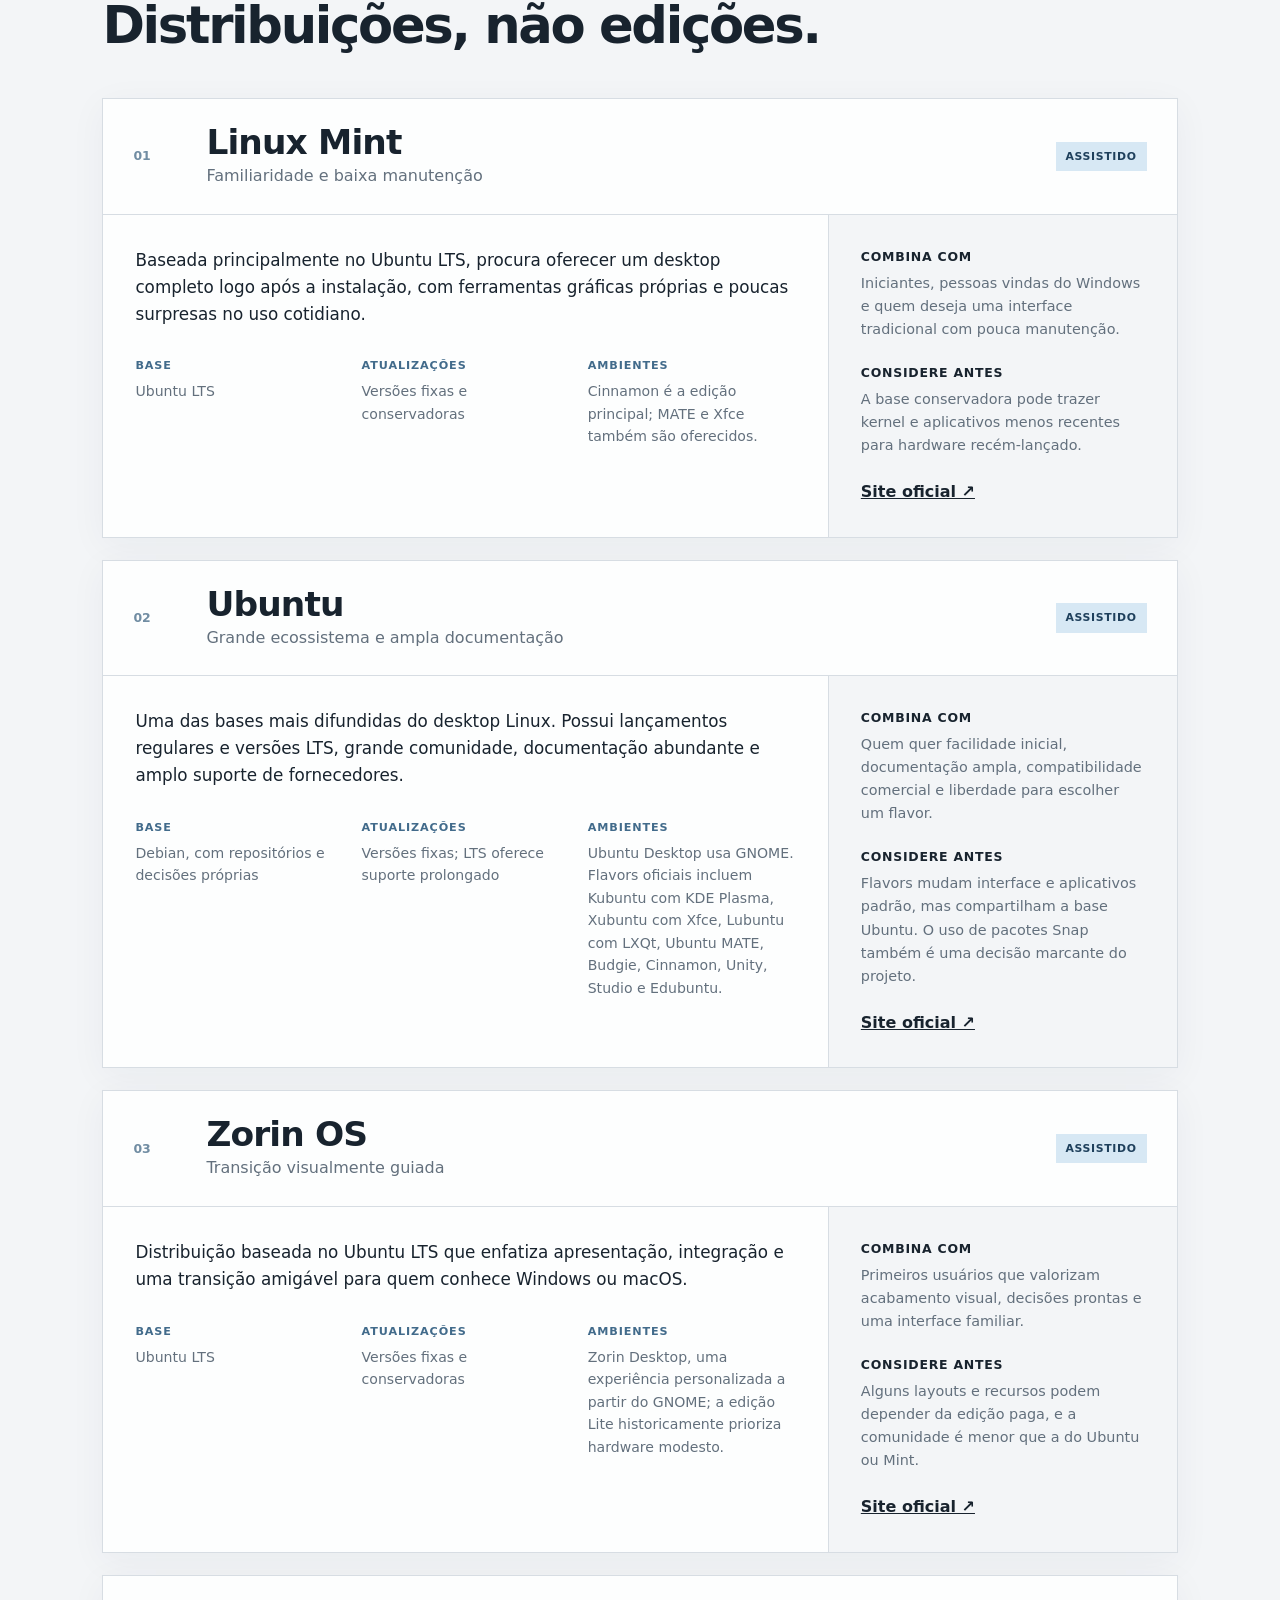
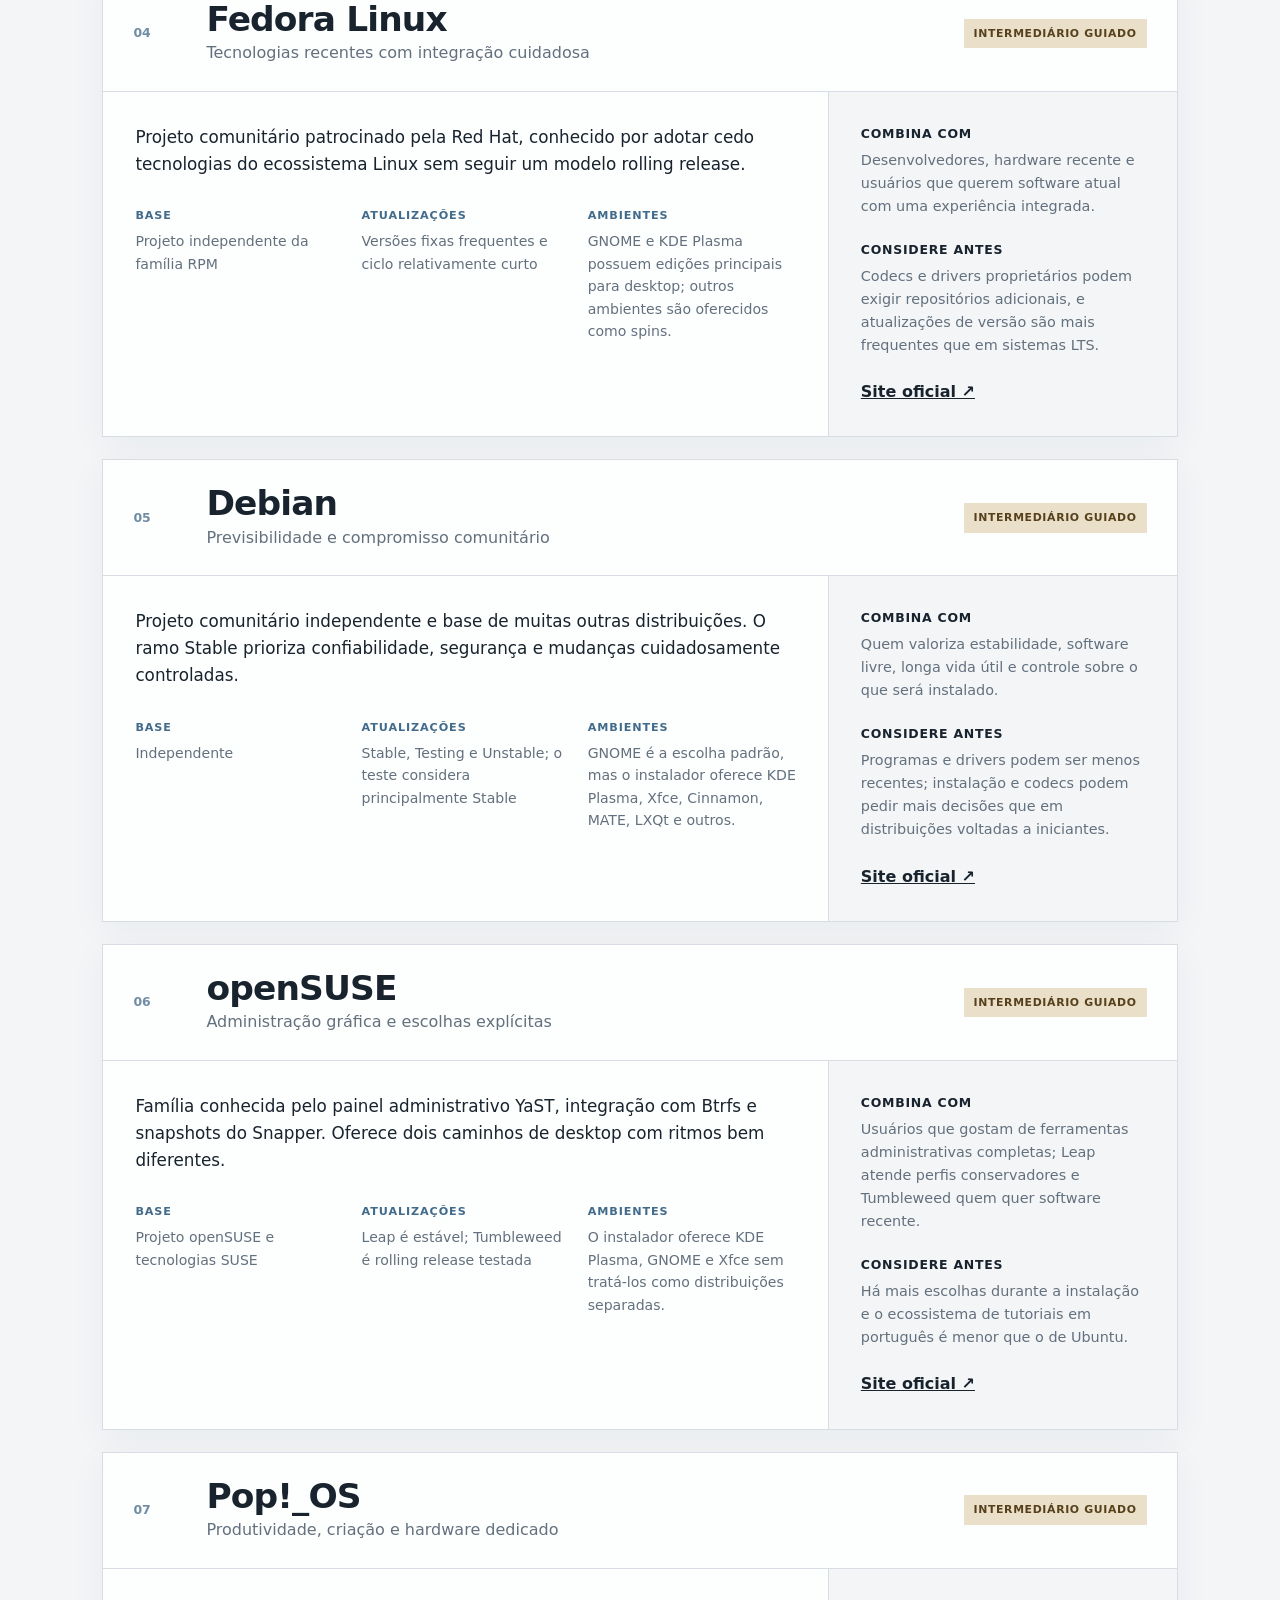
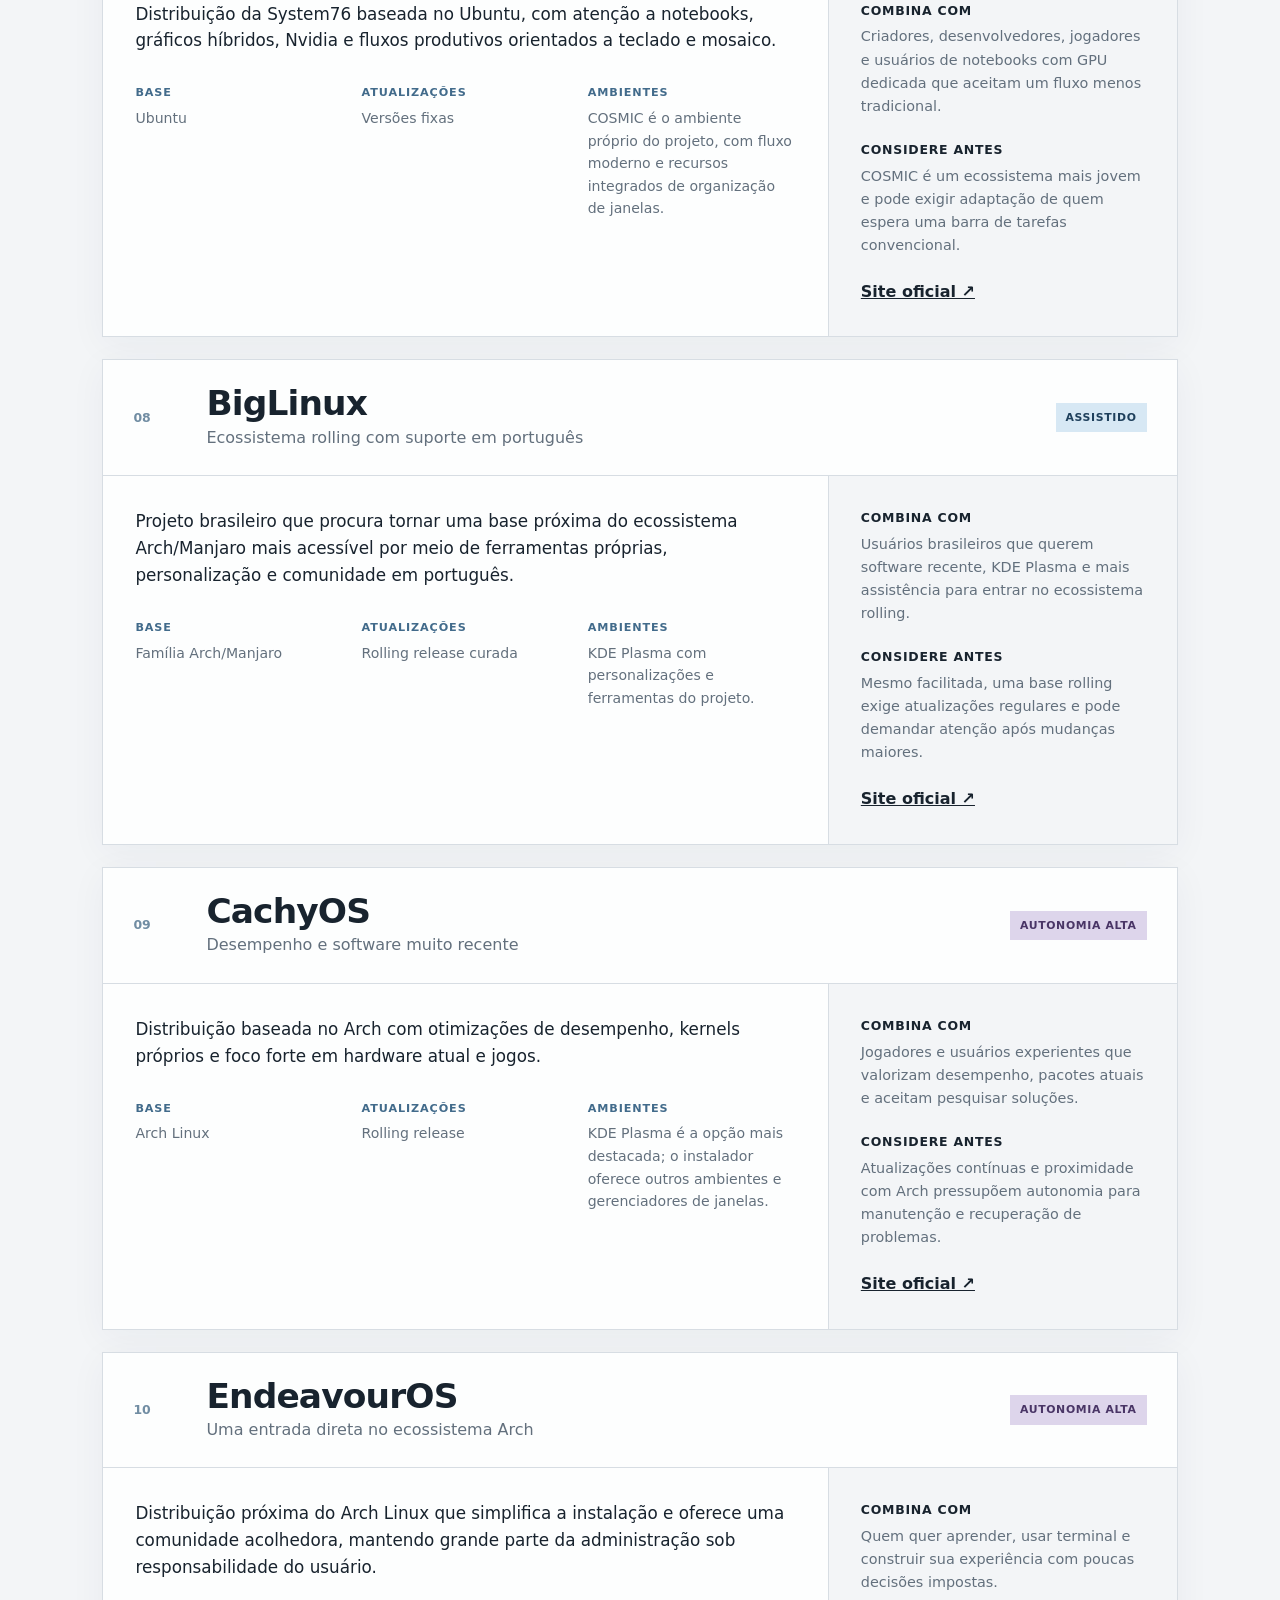
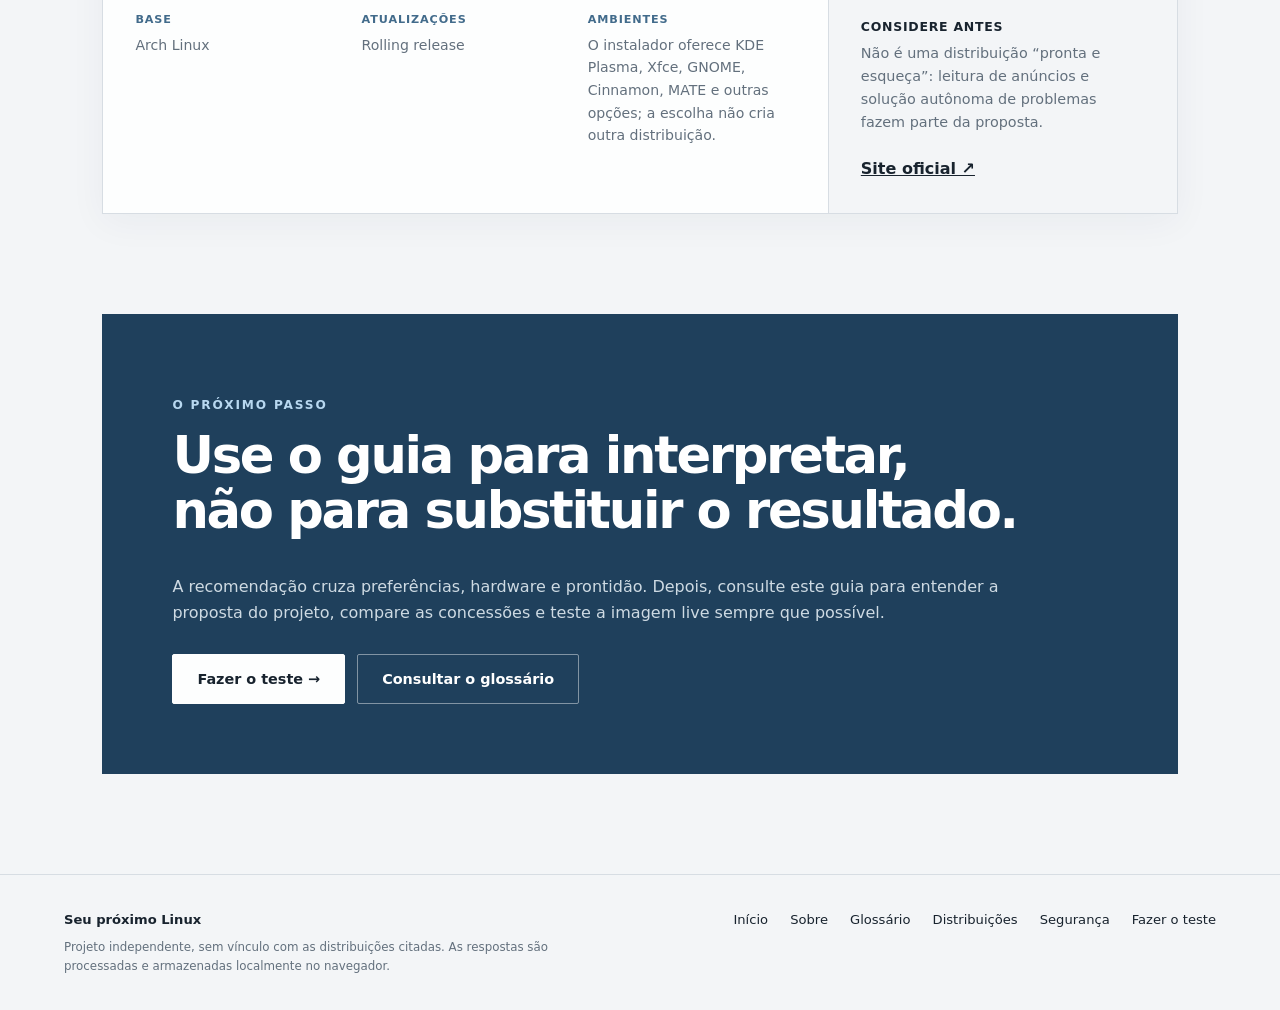
<file: guia.html>
<!doctype html>
<html lang="pt-BR">
  <head>
    <meta charset="utf-8" />
    <meta name="viewport" content="width=device-width,initial-scale=1" />
    <meta
      name="description"
      content="Guia introdutório das distribuições Linux avaliadas pelo teste, suas características, ambientes gráficos e público-alvo."
    />
    <title>Guia de distribuições — Seu próximo Linux</title>
    <link rel="stylesheet" href="css/style.css" />
  </head>
  <body>
    <header class="site-header">
      <a class="brand" href="index.html"
        ><span class="brand-mark">L</span>Seu próximo Linux</a
      >
      <nav class="header-nav" aria-label="Navegação principal">
        <a class="quiet-link" href="index.html">Início</a>
        <a class="quiet-link" href="sobre.html">Sobre</a>
        <a class="quiet-link" href="glossario.html">Glossário</a>
        <a class="quiet-link" href="guia.html" aria-current="page"
          >Distribuições</a
        >
        <a class="quiet-link" href="seguranca.html">Segurança</a>
        <a class="button button-primary header-cta" href="teste.html"
          >Fazer o teste</a
        >
      </nav>
    </header>

    <aside
      class="backup-warning"
      role="alert"
      aria-labelledby="guide-backup-title"
    >
      <span class="backup-warning-icon" aria-hidden="true">⚠</span>
      <div>
        <strong id="guide-backup-title"
          >Proteja seus dados antes de instalar</strong
        >
        <p>
          Antes de instalar qualquer distribuição Linux ou alterar partições,
          faça um backup dos arquivos importantes e confirme que consegue
          restaurá-lo.
        </p>
      </div>
    </aside>

    <main class="guide-page">
      <section class="guide-hero">
        <p class="eyebrow">Guia de distribuições</p>
        <h1>Conheça as propostas por trás do resultado.</h1>
        <p>
          Uma distribuição reúne kernel, programas, atualizações e decisões de
          projeto. O ambiente gráfico muda a experiência, mas não transforma
          Fedora com GNOME e Fedora com KDE Plasma em duas distribuições
          distintas. Por isso, este guia organiza tudo por projeto.
        </p>
        <div class="guide-search">
          <label for="distro-search">Filtrar distribuições</label>
          <input
            id="distro-search"
            type="search"
            placeholder="Ex.: iniciante, jogos, estável, rolling…"
            autocomplete="off"
            aria-describedby="distro-search-status"
          />
          <p id="distro-search-status" aria-live="polite"></p>
        </div>
      </section>

      <section class="reading-key" aria-labelledby="reading-key-title">
        <div>
          <p class="section-kicker">Como ler</p>
          <h2 id="reading-key-title">Quatro aspectos para comparar.</h2>
        </div>
        <div class="reading-grid">
          <article>
            <strong>Base</strong>
            <p>
              De onde vêm pacotes, documentação e parte das decisões técnicas.
            </p>
          </article>
          <article>
            <strong>Atualizações</strong>
            <p>
              Versões fixas priorizam previsibilidade; rolling releases
              priorizam atualidade.
            </p>
          </article>
          <article>
            <strong>Ambientes</strong>
            <p>A interface padrão e outras opções oficialmente disponíveis.</p>
          </article>
          <article>
            <strong>Público-alvo</strong>
            <p>
              O tipo de usuário e de envolvimento ao qual a proposta costuma
              atender.
            </p>
          </article>
        </div>
      </section>

      <section class="distro-catalog" aria-labelledby="catalog-title">
        <p class="section-kicker">Projetos incluídos no teste</p>
        <h2 id="catalog-title">Distribuições, não edições.</h2>
        <div class="distro-guide-list" id="distro-guide-list">
          <article
            class="distro-guide-card"
            data-distro="linux mint iniciante ubuntu lts estável tradicional cinnamon mate xfce leve"
          >
            <header>
              <span class="distro-number">01</span>
              <div>
                <h3>Linux Mint</h3>
                <p>Familiaridade e baixa manutenção</p>
              </div>
              <span class="guide-level level-assisted">Assistido</span>
            </header>
            <div class="distro-guide-body">
              <div class="distro-summary">
                <p>
                  Baseada principalmente no Ubuntu LTS, procura oferecer um
                  desktop completo logo após a instalação, com ferramentas
                  gráficas próprias e poucas surpresas no uso cotidiano.
                </p>
                <dl>
                  <div>
                    <dt>Base</dt>
                    <dd>Ubuntu LTS</dd>
                  </div>
                  <div>
                    <dt>Atualizações</dt>
                    <dd>Versões fixas e conservadoras</dd>
                  </div>
                  <div>
                    <dt>Ambientes</dt>
                    <dd>
                      Cinnamon é a edição principal; MATE e Xfce também são
                      oferecidos.
                    </dd>
                  </div>
                </dl>
              </div>
              <div class="audience-box">
                <h4>Combina com</h4>
                <p>
                  Iniciantes, pessoas vindas do Windows e quem deseja uma
                  interface tradicional com pouca manutenção.
                </p>
                <h4>Considere antes</h4>
                <p>
                  A base conservadora pode trazer kernel e aplicativos menos
                  recentes para hardware recém-lançado.
                </p>
                <a href="https://linuxmint.com/" target="_blank" rel="noopener"
                  >Site oficial ↗</a
                >
              </div>
            </div>
          </article>

          <article
            class="distro-guide-card"
            data-distro="ubuntu iniciante suporte comunidade gnome flavors kubuntu xubuntu lubuntu kde plasma xfce lxqt lts"
          >
            <header>
              <span class="distro-number">02</span>
              <div>
                <h3>Ubuntu</h3>
                <p>Grande ecossistema e ampla documentação</p>
              </div>
              <span class="guide-level level-assisted">Assistido</span>
            </header>
            <div class="distro-guide-body">
              <div class="distro-summary">
                <p>
                  Uma das bases mais difundidas do desktop Linux. Possui
                  lançamentos regulares e versões LTS, grande comunidade,
                  documentação abundante e amplo suporte de fornecedores.
                </p>
                <dl>
                  <div>
                    <dt>Base</dt>
                    <dd>Debian, com repositórios e decisões próprias</dd>
                  </div>
                  <div>
                    <dt>Atualizações</dt>
                    <dd>Versões fixas; LTS oferece suporte prolongado</dd>
                  </div>
                  <div>
                    <dt>Ambientes</dt>
                    <dd>
                      Ubuntu Desktop usa GNOME. Flavors oficiais incluem Kubuntu
                      com KDE Plasma, Xubuntu com Xfce, Lubuntu com LXQt, Ubuntu
                      MATE, Budgie, Cinnamon, Unity, Studio e Edubuntu.
                    </dd>
                  </div>
                </dl>
              </div>
              <div class="audience-box">
                <h4>Combina com</h4>
                <p>
                  Quem quer facilidade inicial, documentação ampla,
                  compatibilidade comercial e liberdade para escolher um flavor.
                </p>
                <h4>Considere antes</h4>
                <p>
                  Flavors mudam interface e aplicativos padrão, mas compartilham
                  a base Ubuntu. O uso de pacotes Snap também é uma decisão
                  marcante do projeto.
                </p>
                <a
                  href="https://ubuntu.com/desktop"
                  target="_blank"
                  rel="noopener"
                  >Site oficial ↗</a
                >
              </div>
            </div>
          </article>

          <article
            class="distro-guide-card"
            data-distro="zorin os iniciante windows mac visual polido ubuntu lts gnome"
          >
            <header>
              <span class="distro-number">03</span>
              <div>
                <h3>Zorin OS</h3>
                <p>Transição visualmente guiada</p>
              </div>
              <span class="guide-level level-assisted">Assistido</span>
            </header>
            <div class="distro-guide-body">
              <div class="distro-summary">
                <p>
                  Distribuição baseada no Ubuntu LTS que enfatiza apresentação,
                  integração e uma transição amigável para quem conhece Windows
                  ou macOS.
                </p>
                <dl>
                  <div>
                    <dt>Base</dt>
                    <dd>Ubuntu LTS</dd>
                  </div>
                  <div>
                    <dt>Atualizações</dt>
                    <dd>Versões fixas e conservadoras</dd>
                  </div>
                  <div>
                    <dt>Ambientes</dt>
                    <dd>
                      Zorin Desktop, uma experiência personalizada a partir do
                      GNOME; a edição Lite historicamente prioriza hardware
                      modesto.
                    </dd>
                  </div>
                </dl>
              </div>
              <div class="audience-box">
                <h4>Combina com</h4>
                <p>
                  Primeiros usuários que valorizam acabamento visual, decisões
                  prontas e uma interface familiar.
                </p>
                <h4>Considere antes</h4>
                <p>
                  Alguns layouts e recursos podem depender da edição paga, e a
                  comunidade é menor que a do Ubuntu ou Mint.
                </p>
                <a href="https://zorin.com/os/" target="_blank" rel="noopener"
                  >Site oficial ↗</a
                >
              </div>
            </div>
          </article>

          <article
            class="distro-guide-card"
            data-distro="fedora atual recente desenvolvimento workstation kde plasma gnome inovação wayland"
          >
            <header>
              <span class="distro-number">04</span>
              <div>
                <h3>Fedora Linux</h3>
                <p>Tecnologias recentes com integração cuidadosa</p>
              </div>
              <span class="guide-level level-guided">Intermediário guiado</span>
            </header>
            <div class="distro-guide-body">
              <div class="distro-summary">
                <p>
                  Projeto comunitário patrocinado pela Red Hat, conhecido por
                  adotar cedo tecnologias do ecossistema Linux sem seguir um
                  modelo rolling release.
                </p>
                <dl>
                  <div>
                    <dt>Base</dt>
                    <dd>Projeto independente da família RPM</dd>
                  </div>
                  <div>
                    <dt>Atualizações</dt>
                    <dd>
                      Versões fixas frequentes e ciclo relativamente curto
                    </dd>
                  </div>
                  <div>
                    <dt>Ambientes</dt>
                    <dd>
                      GNOME e KDE Plasma possuem edições principais para
                      desktop; outros ambientes são oferecidos como spins.
                    </dd>
                  </div>
                </dl>
              </div>
              <div class="audience-box">
                <h4>Combina com</h4>
                <p>
                  Desenvolvedores, hardware recente e usuários que querem
                  software atual com uma experiência integrada.
                </p>
                <h4>Considere antes</h4>
                <p>
                  Codecs e drivers proprietários podem exigir repositórios
                  adicionais, e atualizações de versão são mais frequentes que
                  em sistemas LTS.
                </p>
                <a
                  href="https://fedoraproject.org/"
                  target="_blank"
                  rel="noopener"
                  >Site oficial ↗</a
                >
              </div>
            </div>
          </article>

          <article
            class="distro-guide-card"
            data-distro="debian estável conservador comunidade universal gnome kde plasma xfce controle servidor"
          >
            <header>
              <span class="distro-number">05</span>
              <div>
                <h3>Debian</h3>
                <p>Previsibilidade e compromisso comunitário</p>
              </div>
              <span class="guide-level level-guided">Intermediário guiado</span>
            </header>
            <div class="distro-guide-body">
              <div class="distro-summary">
                <p>
                  Projeto comunitário independente e base de muitas outras
                  distribuições. O ramo Stable prioriza confiabilidade,
                  segurança e mudanças cuidadosamente controladas.
                </p>
                <dl>
                  <div>
                    <dt>Base</dt>
                    <dd>Independente</dd>
                  </div>
                  <div>
                    <dt>Atualizações</dt>
                    <dd>
                      Stable, Testing e Unstable; o teste considera
                      principalmente Stable
                    </dd>
                  </div>
                  <div>
                    <dt>Ambientes</dt>
                    <dd>
                      GNOME é a escolha padrão, mas o instalador oferece KDE
                      Plasma, Xfce, Cinnamon, MATE, LXQt e outros.
                    </dd>
                  </div>
                </dl>
              </div>
              <div class="audience-box">
                <h4>Combina com</h4>
                <p>
                  Quem valoriza estabilidade, software livre, longa vida útil e
                  controle sobre o que será instalado.
                </p>
                <h4>Considere antes</h4>
                <p>
                  Programas e drivers podem ser menos recentes; instalação e
                  codecs podem pedir mais decisões que em distribuições voltadas
                  a iniciantes.
                </p>
                <a href="https://www.debian.org/" target="_blank" rel="noopener"
                  >Site oficial ↗</a
                >
              </div>
            </div>
          </article>

          <article
            class="distro-guide-card"
            data-distro="opensuse leap tumbleweed yast snapper btrfs kde plasma gnome estável rolling atual"
          >
            <header>
              <span class="distro-number">06</span>
              <div>
                <h3>openSUSE</h3>
                <p>Administração gráfica e escolhas explícitas</p>
              </div>
              <span class="guide-level level-guided">Intermediário guiado</span>
            </header>
            <div class="distro-guide-body">
              <div class="distro-summary">
                <p>
                  Família conhecida pelo painel administrativo YaST, integração
                  com Btrfs e snapshots do Snapper. Oferece dois caminhos de
                  desktop com ritmos bem diferentes.
                </p>
                <dl>
                  <div>
                    <dt>Base</dt>
                    <dd>Projeto openSUSE e tecnologias SUSE</dd>
                  </div>
                  <div>
                    <dt>Atualizações</dt>
                    <dd>
                      Leap é estável; Tumbleweed é rolling release testada
                    </dd>
                  </div>
                  <div>
                    <dt>Ambientes</dt>
                    <dd>
                      O instalador oferece KDE Plasma, GNOME e Xfce sem
                      tratá-los como distribuições separadas.
                    </dd>
                  </div>
                </dl>
              </div>
              <div class="audience-box">
                <h4>Combina com</h4>
                <p>
                  Usuários que gostam de ferramentas administrativas completas;
                  Leap atende perfis conservadores e Tumbleweed quem quer
                  software recente.
                </p>
                <h4>Considere antes</h4>
                <p>
                  Há mais escolhas durante a instalação e o ecossistema de
                  tutoriais em português é menor que o de Ubuntu.
                </p>
                <a
                  href="https://www.opensuse.org/"
                  target="_blank"
                  rel="noopener"
                  >Site oficial ↗</a
                >
              </div>
            </div>
          </article>

          <article
            class="distro-guide-card"
            data-distro="pop os system76 cosmic ubuntu nvidia jogos desenvolvimento mosaico teclado"
          >
            <header>
              <span class="distro-number">07</span>
              <div>
                <h3>Pop!_OS</h3>
                <p>Produtividade, criação e hardware dedicado</p>
              </div>
              <span class="guide-level level-guided">Intermediário guiado</span>
            </header>
            <div class="distro-guide-body">
              <div class="distro-summary">
                <p>
                  Distribuição da System76 baseada no Ubuntu, com atenção a
                  notebooks, gráficos híbridos, Nvidia e fluxos produtivos
                  orientados a teclado e mosaico.
                </p>
                <dl>
                  <div>
                    <dt>Base</dt>
                    <dd>Ubuntu</dd>
                  </div>
                  <div>
                    <dt>Atualizações</dt>
                    <dd>Versões fixas</dd>
                  </div>
                  <div>
                    <dt>Ambientes</dt>
                    <dd>
                      COSMIC é o ambiente próprio do projeto, com fluxo moderno
                      e recursos integrados de organização de janelas.
                    </dd>
                  </div>
                </dl>
              </div>
              <div class="audience-box">
                <h4>Combina com</h4>
                <p>
                  Criadores, desenvolvedores, jogadores e usuários de notebooks
                  com GPU dedicada que aceitam um fluxo menos tradicional.
                </p>
                <h4>Considere antes</h4>
                <p>
                  COSMIC é um ecossistema mais jovem e pode exigir adaptação de
                  quem espera uma barra de tarefas convencional.
                </p>
                <a
                  href="https://system76.com/pop/"
                  target="_blank"
                  rel="noopener"
                  >Site oficial ↗</a
                >
              </div>
            </div>
          </article>

          <article
            class="distro-guide-card"
            data-distro="biglinux brasileiro português iniciante manjaro arch rolling kde plasma jogos ferramentas"
          >
            <header>
              <span class="distro-number">08</span>
              <div>
                <h3>BigLinux</h3>
                <p>Ecossistema rolling com suporte em português</p>
              </div>
              <span class="guide-level level-assisted">Assistido</span>
            </header>
            <div class="distro-guide-body">
              <div class="distro-summary">
                <p>
                  Projeto brasileiro que procura tornar uma base próxima do
                  ecossistema Arch/Manjaro mais acessível por meio de
                  ferramentas próprias, personalização e comunidade em
                  português.
                </p>
                <dl>
                  <div>
                    <dt>Base</dt>
                    <dd>Família Arch/Manjaro</dd>
                  </div>
                  <div>
                    <dt>Atualizações</dt>
                    <dd>Rolling release curada</dd>
                  </div>
                  <div>
                    <dt>Ambientes</dt>
                    <dd>
                      KDE Plasma com personalizações e ferramentas do projeto.
                    </dd>
                  </div>
                </dl>
              </div>
              <div class="audience-box">
                <h4>Combina com</h4>
                <p>
                  Usuários brasileiros que querem software recente, KDE Plasma e
                  mais assistência para entrar no ecossistema rolling.
                </p>
                <h4>Considere antes</h4>
                <p>
                  Mesmo facilitada, uma base rolling exige atualizações
                  regulares e pode demandar atenção após mudanças maiores.
                </p>
                <a
                  href="https://www.biglinux.com.br/"
                  target="_blank"
                  rel="noopener"
                  >Site oficial ↗</a
                >
              </div>
            </div>
          </article>

          <article
            class="distro-guide-card"
            data-distro="cachyos arch rolling desempenho jogos otimização atual kde plasma avançado"
          >
            <header>
              <span class="distro-number">09</span>
              <div>
                <h3>CachyOS</h3>
                <p>Desempenho e software muito recente</p>
              </div>
              <span class="guide-level level-autonomous">Autonomia alta</span>
            </header>
            <div class="distro-guide-body">
              <div class="distro-summary">
                <p>
                  Distribuição baseada no Arch com otimizações de desempenho,
                  kernels próprios e foco forte em hardware atual e jogos.
                </p>
                <dl>
                  <div>
                    <dt>Base</dt>
                    <dd>Arch Linux</dd>
                  </div>
                  <div>
                    <dt>Atualizações</dt>
                    <dd>Rolling release</dd>
                  </div>
                  <div>
                    <dt>Ambientes</dt>
                    <dd>
                      KDE Plasma é a opção mais destacada; o instalador oferece
                      outros ambientes e gerenciadores de janelas.
                    </dd>
                  </div>
                </dl>
              </div>
              <div class="audience-box">
                <h4>Combina com</h4>
                <p>
                  Jogadores e usuários experientes que valorizam desempenho,
                  pacotes atuais e aceitam pesquisar soluções.
                </p>
                <h4>Considere antes</h4>
                <p>
                  Atualizações contínuas e proximidade com Arch pressupõem
                  autonomia para manutenção e recuperação de problemas.
                </p>
                <a href="https://cachyos.org/" target="_blank" rel="noopener"
                  >Site oficial ↗</a
                >
              </div>
            </div>
          </article>

          <article
            class="distro-guide-card"
            data-distro="endeavouros arch rolling terminal aprender controle kde plasma xfce avançado"
          >
            <header>
              <span class="distro-number">10</span>
              <div>
                <h3>EndeavourOS</h3>
                <p>Uma entrada direta no ecossistema Arch</p>
              </div>
              <span class="guide-level level-autonomous">Autonomia alta</span>
            </header>
            <div class="distro-guide-body">
              <div class="distro-summary">
                <p>
                  Distribuição próxima do Arch Linux que simplifica a instalação
                  e oferece uma comunidade acolhedora, mantendo grande parte da
                  administração sob responsabilidade do usuário.
                </p>
                <dl>
                  <div>
                    <dt>Base</dt>
                    <dd>Arch Linux</dd>
                  </div>
                  <div>
                    <dt>Atualizações</dt>
                    <dd>Rolling release</dd>
                  </div>
                  <div>
                    <dt>Ambientes</dt>
                    <dd>
                      O instalador oferece KDE Plasma, Xfce, GNOME, Cinnamon,
                      MATE e outras opções; a escolha não cria outra
                      distribuição.
                    </dd>
                  </div>
                </dl>
              </div>
              <div class="audience-box">
                <h4>Combina com</h4>
                <p>
                  Quem quer aprender, usar terminal e construir sua experiência
                  com poucas decisões impostas.
                </p>
                <h4>Considere antes</h4>
                <p>
                  Não é uma distribuição “pronta e esqueça”: leitura de anúncios
                  e solução autônoma de problemas fazem parte da proposta.
                </p>
                <a
                  href="https://endeavouros.com/"
                  target="_blank"
                  rel="noopener"
                  >Site oficial ↗</a
                >
              </div>
            </div>
          </article>
        </div>
        <div class="no-guide-results" id="no-guide-results" hidden>
          <span aria-hidden="true">?</span>
          <h3>Nenhuma distribuição encontrada</h3>
          <p>
            Tente buscar uma característica mais ampla, como “estável”, “jogos”
            ou “iniciante”.
          </p>
        </div>
      </section>

      <section class="guide-decision">
        <div>
          <p class="section-kicker">O próximo passo</p>
          <h2>Use o guia para interpretar, não para substituir o resultado.</h2>
          <p>
            A recomendação cruza preferências, hardware e prontidão. Depois,
            consulte este guia para entender a proposta do projeto, compare as
            concessões e teste a imagem live sempre que possível.
          </p>
        </div>
        <div class="guide-decision-actions">
          <a class="button button-primary" href="teste.html">Fazer o teste →</a
          ><a class="button button-secondary" href="glossario.html"
            >Consultar o glossário</a
          >
        </div>
      </section>
    </main>

    <footer class="simple-footer">
      <div class="simple-footer-info">
        <a class="simple-footer-brand" href="index.html">Seu próximo Linux</a>
        <p class="footer-notice">
          Projeto independente, sem vínculo com as distribuições citadas. As
          respostas são processadas e armazenadas localmente no navegador.
        </p>
      </div>
      <nav aria-label="Links do rodapé">
        <a href="index.html">Início</a>
        <a href="sobre.html">Sobre</a>
        <a href="glossario.html">Glossário</a>
        <a href="guia.html">Distribuições</a>
        <a href="seguranca.html">Segurança</a>
        <a href="teste.html">Fazer o teste</a>
      </nav>
    </footer>

    <script type="module" src="js/guide.js"></script>
  </body>
</html>
</file>
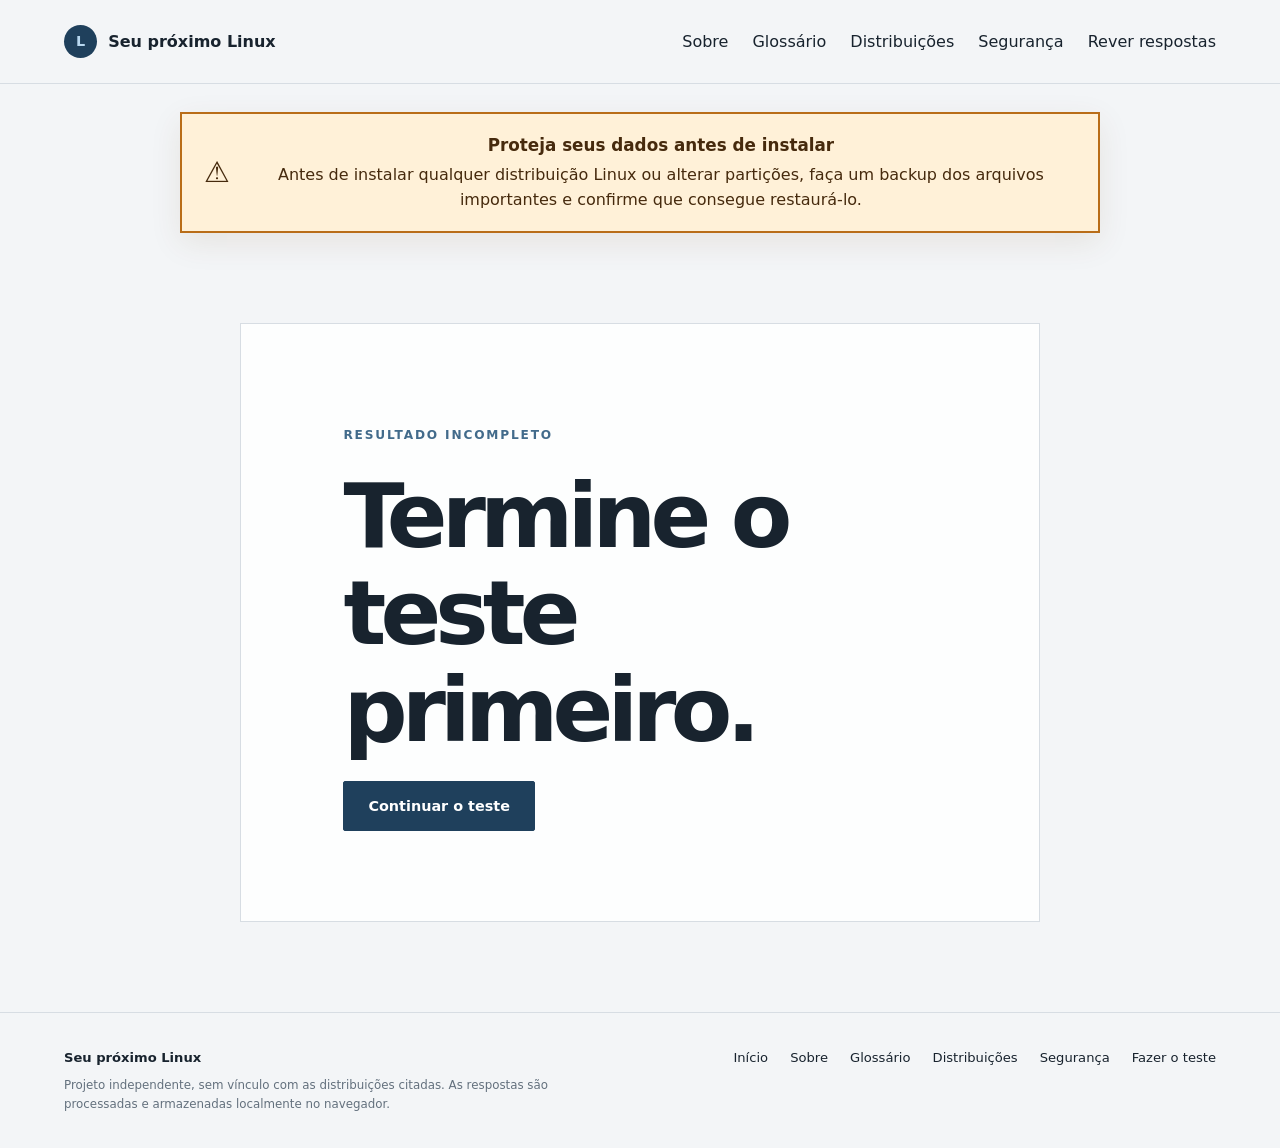
<file: resultado.html>
<!doctype html>
<html lang="pt-BR">
  <head>
    <meta charset="utf-8" />
    <meta name="viewport" content="width=device-width,initial-scale=1" />
    <title>Resultado — Seu próximo Linux</title>
    <link rel="stylesheet" href="css/style.css" />
  </head>
  <body data-page="results">
    <header class="site-header">
      <a class="brand" href="index.html"
        ><span class="brand-mark">L</span>Seu próximo Linux</a
      >
      <nav class="header-nav" aria-label="Navegação principal">
        <a class="quiet-link" href="sobre.html">Sobre</a>
        <a class="quiet-link" href="glossario.html">Glossário</a>
        <a class="quiet-link" href="guia.html">Distribuições</a>
        <a class="quiet-link" href="seguranca.html">Segurança</a>
        <a class="quiet-link" href="teste.html">Rever respostas</a>
      </nav>
    </header>
    <aside
      class="backup-warning"
      role="alert"
      aria-labelledby="backup-warning-title"
    >
      <span class="backup-warning-icon" aria-hidden="true">⚠</span>
      <div>
        <strong id="backup-warning-title"
          >Proteja seus dados antes de instalar</strong
        >
        <p>
          Antes de instalar qualquer distribuição Linux ou alterar partições,
          faça um backup dos arquivos importantes e confirme que consegue
          restaurá-lo.
        </p>
      </div>
    </aside>
    <main class="results-shell" id="app" tabindex="-1">
      <div class="loading" role="status">Calculando seu resultado…</div>
    </main>
    <footer class="simple-footer">
      <div class="simple-footer-info">
        <a class="simple-footer-brand" href="index.html">Seu próximo Linux</a>
        <p class="footer-notice">
          Projeto independente, sem vínculo com as distribuições citadas. As
          respostas são processadas e armazenadas localmente no navegador.
        </p>
      </div>
      <nav aria-label="Links do rodapé">
        <a href="index.html">Início</a>
        <a href="sobre.html">Sobre</a>
        <a href="glossario.html">Glossário</a>
        <a href="guia.html">Distribuições</a>
        <a href="seguranca.html">Segurança</a>
        <a href="teste.html">Fazer o teste</a>
      </nav>
    </footer>

    <script type="module" src="js/app.js"></script>
  </body>
</html>
</file>
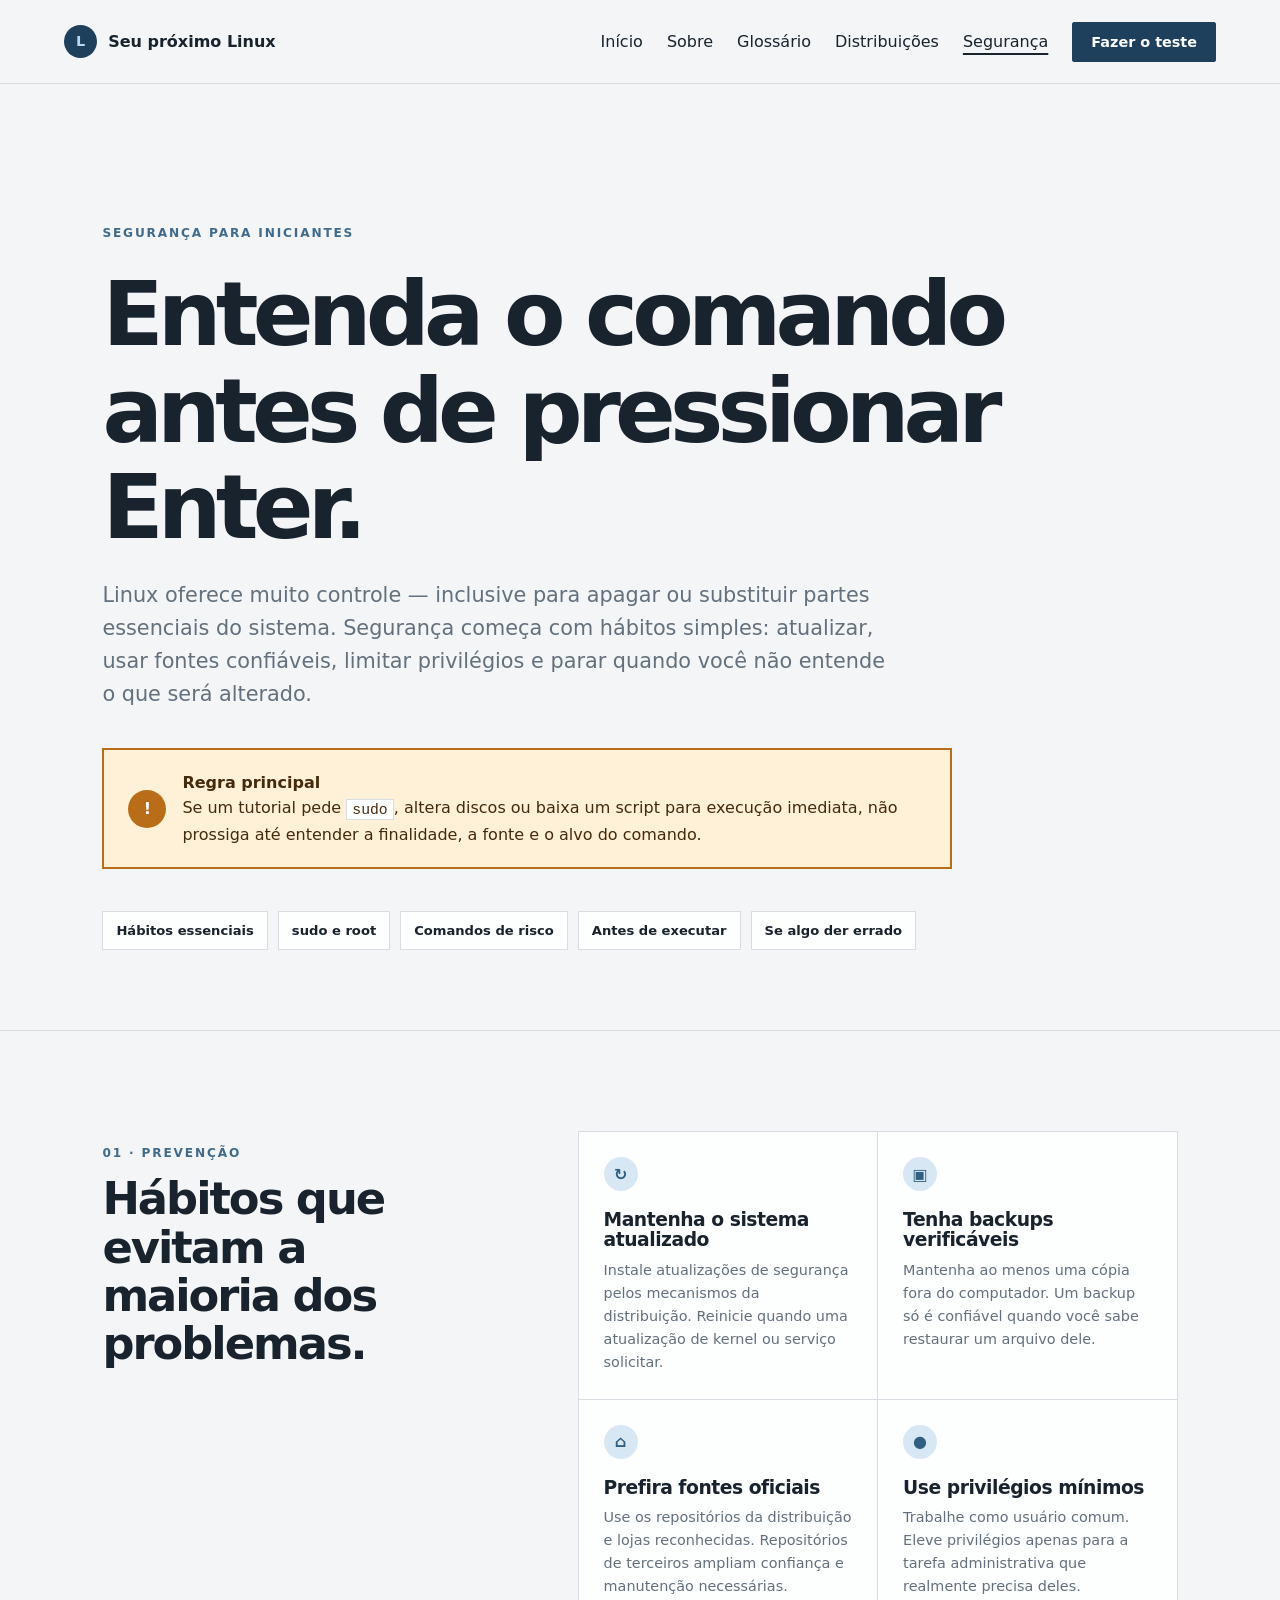
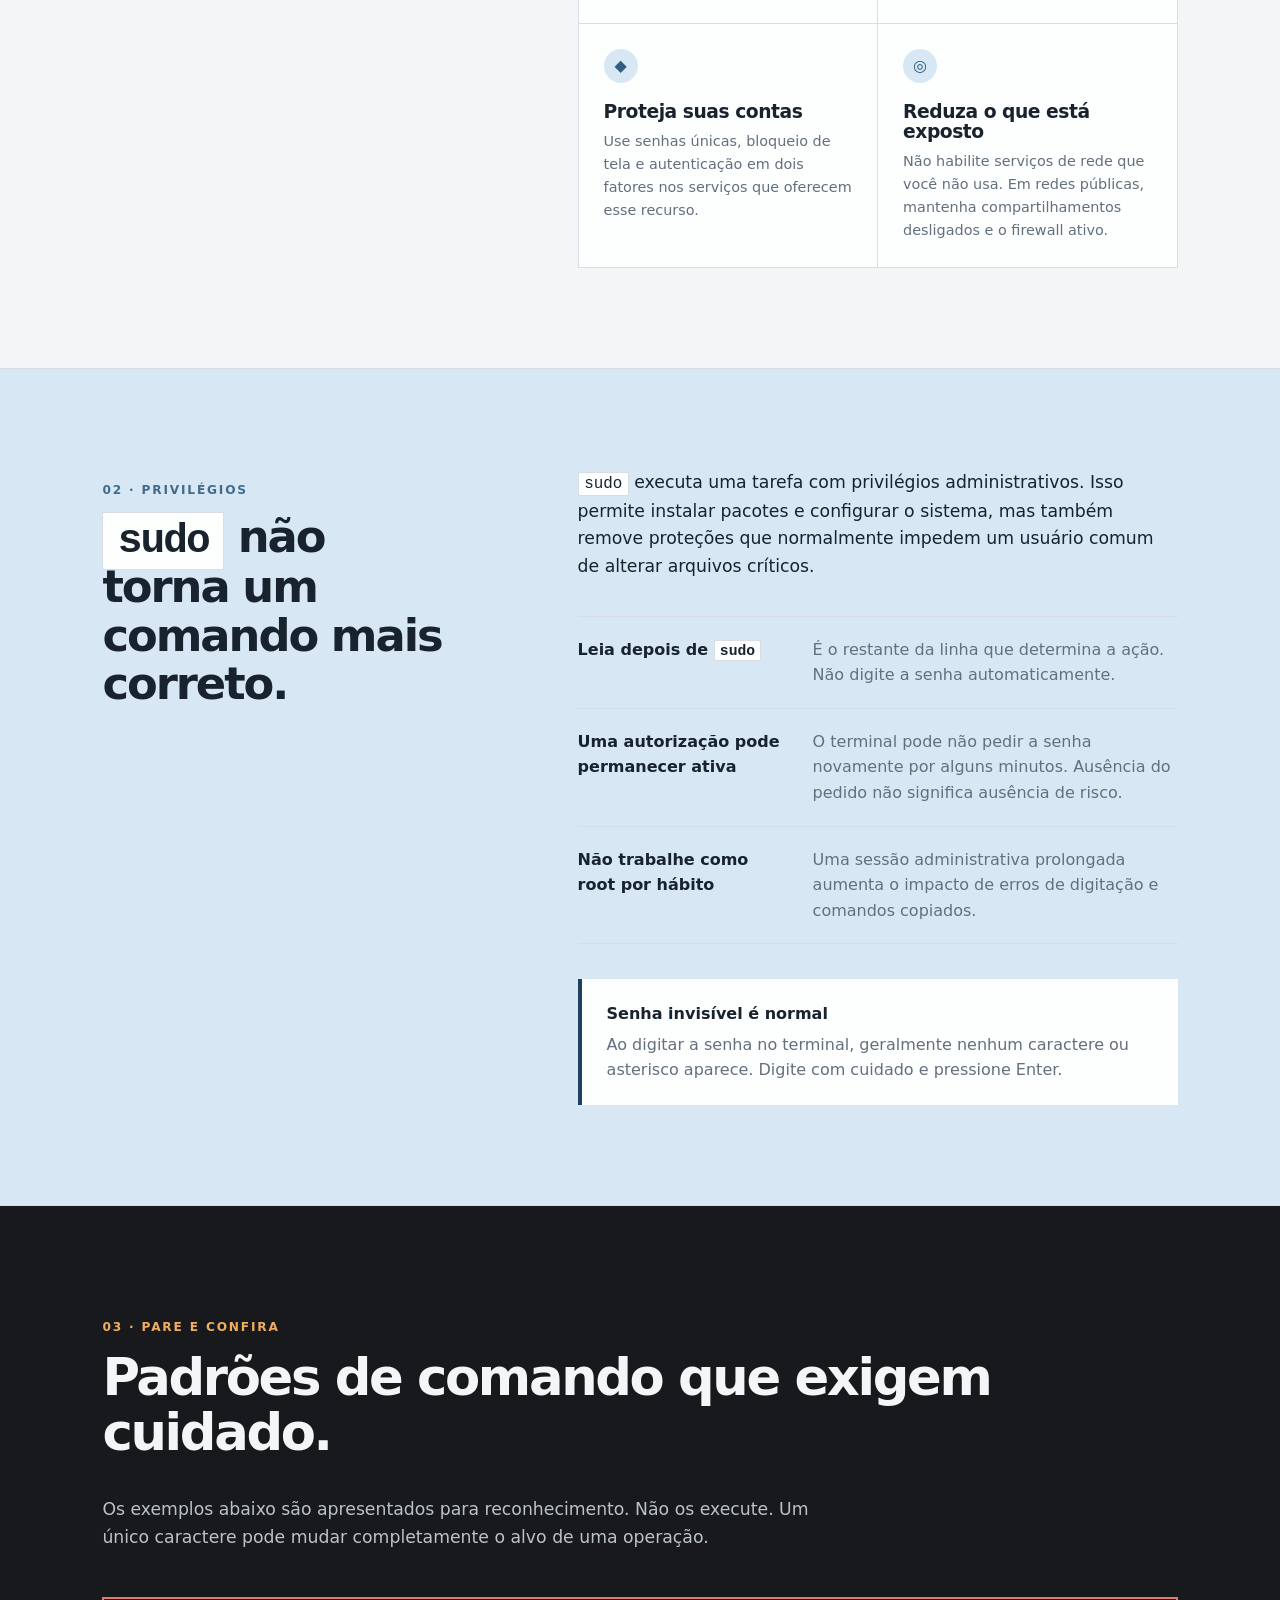
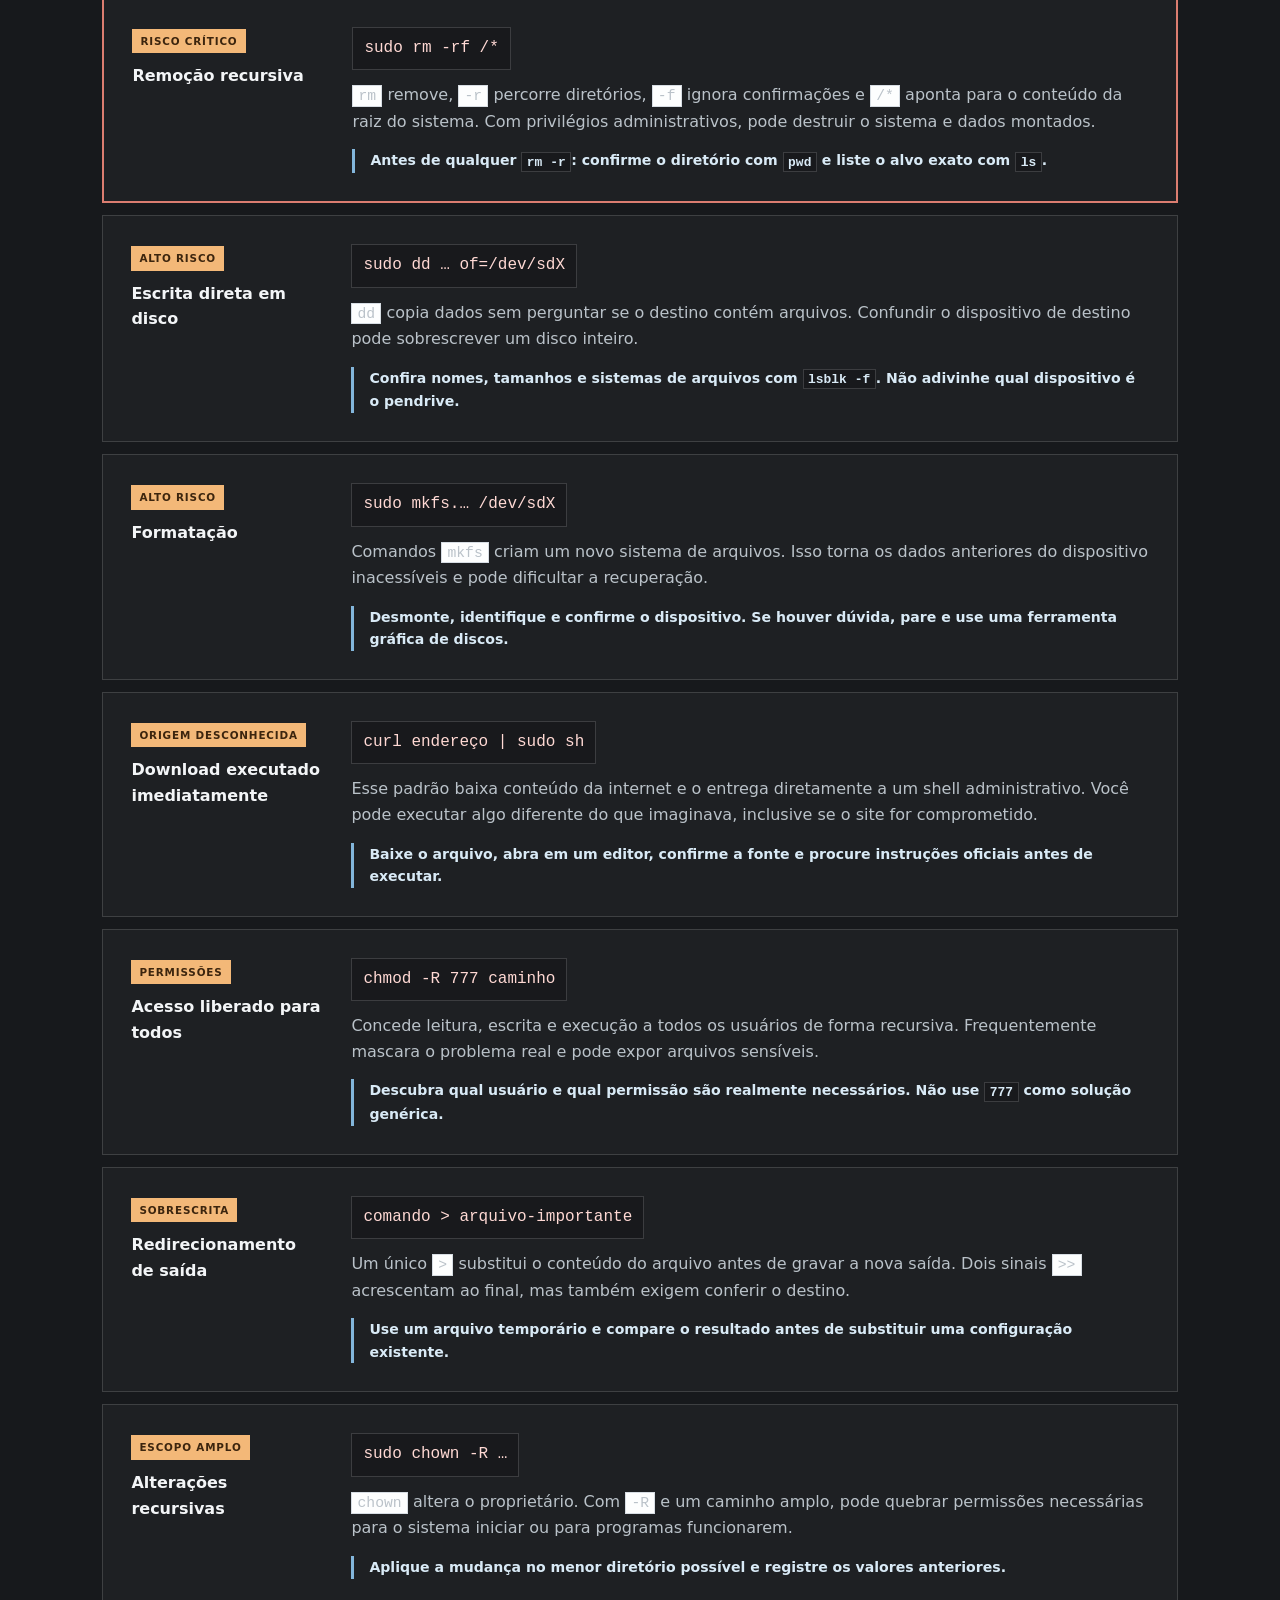
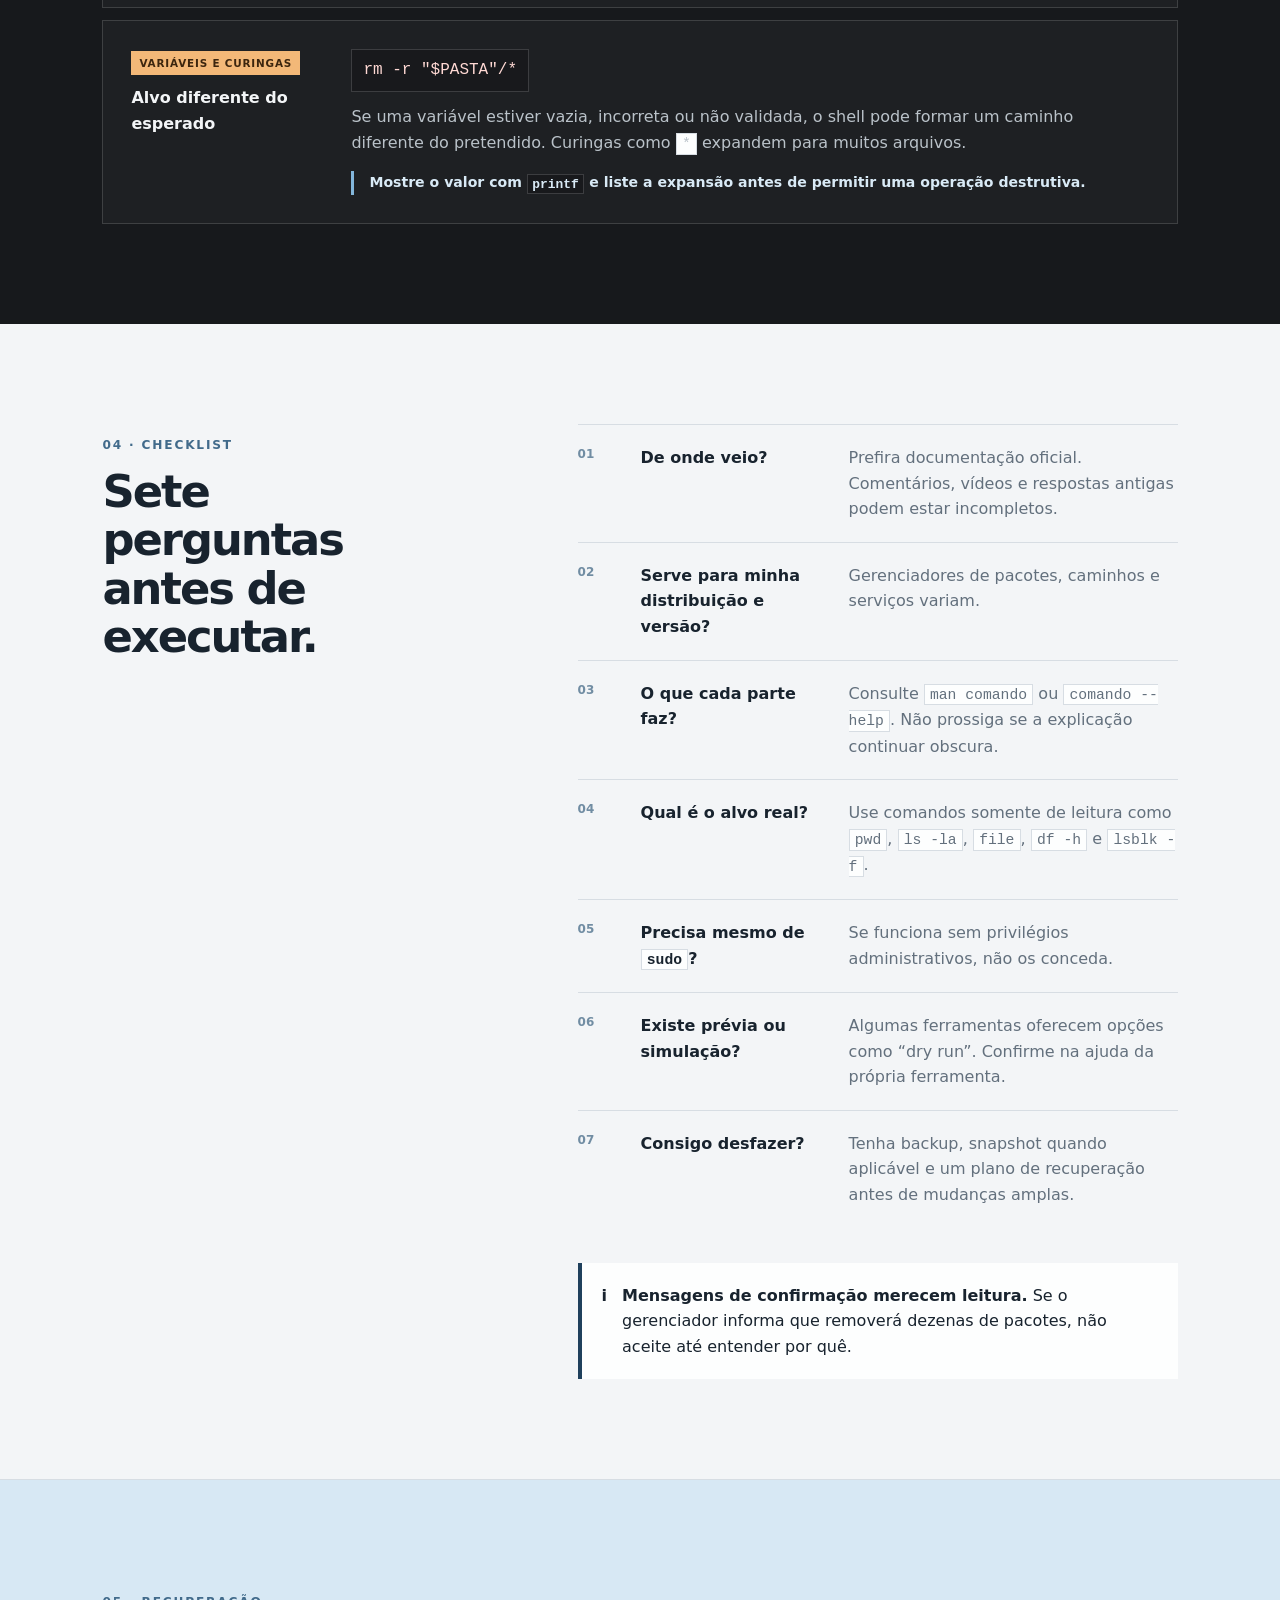
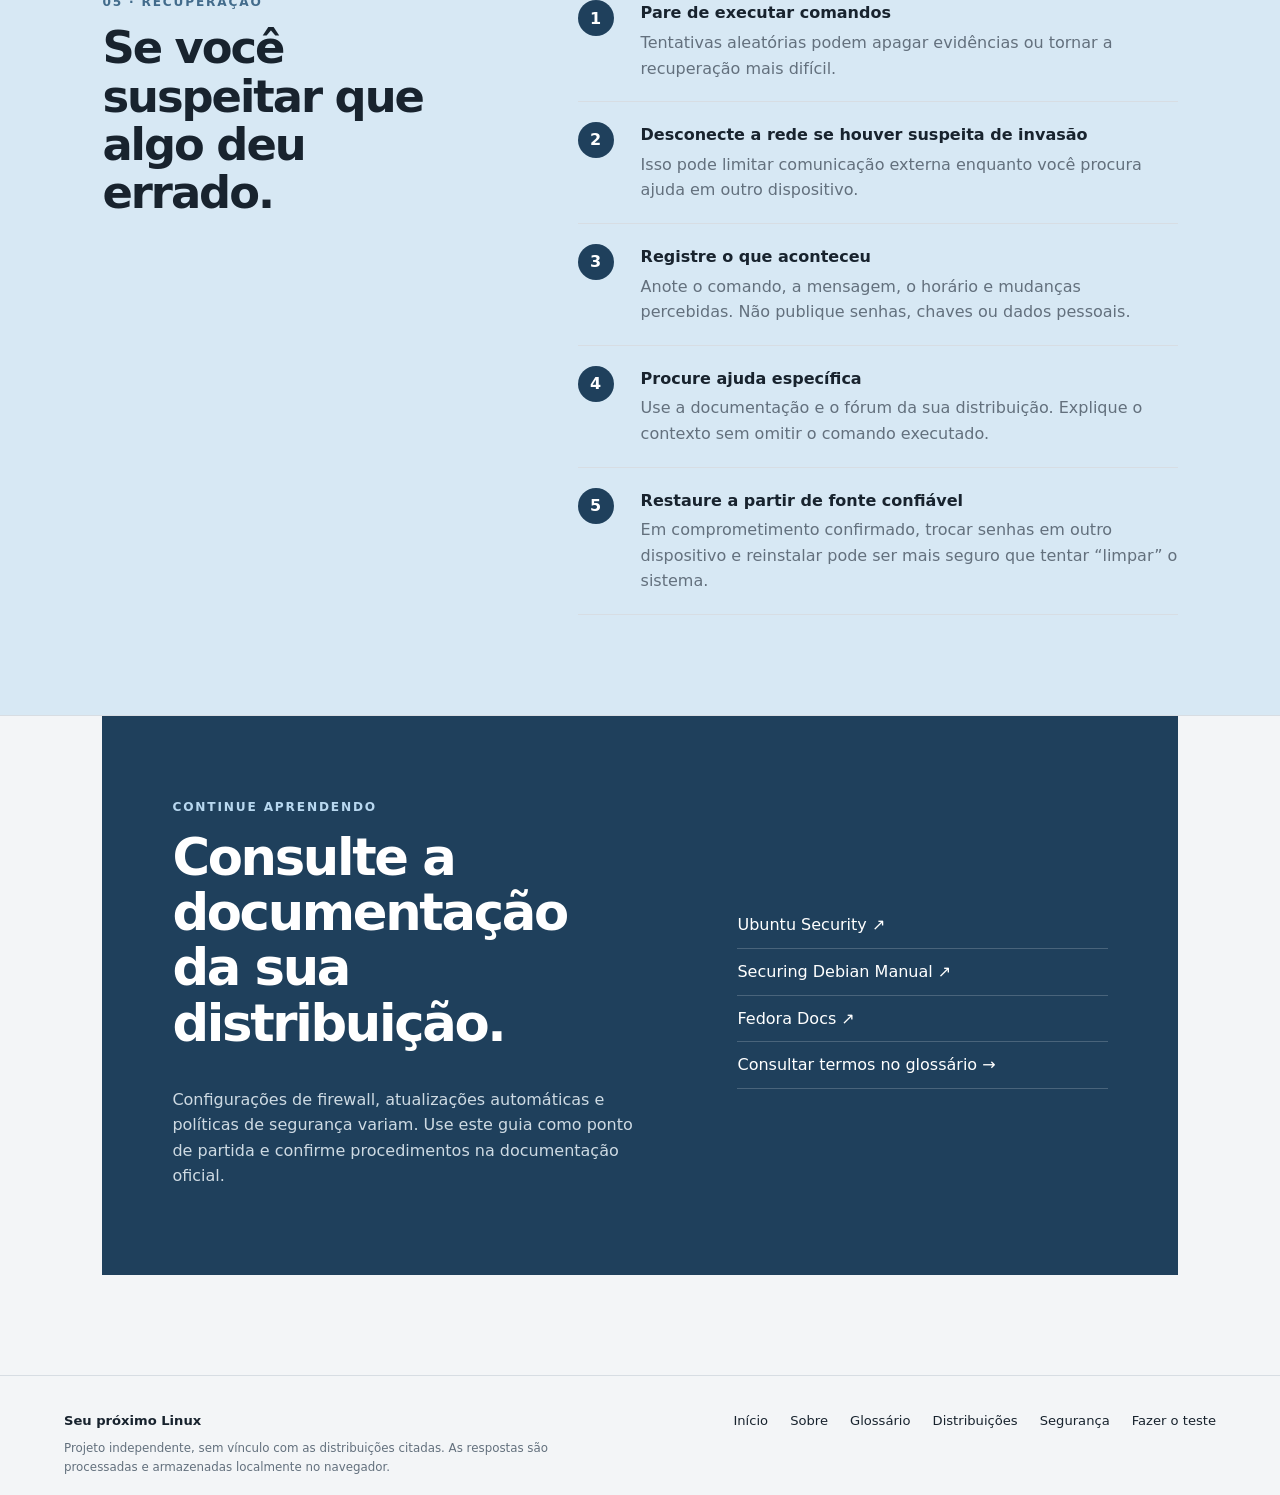
<file: seguranca.html>
<!doctype html>
<html lang="pt-BR">
  <head>
    <meta charset="utf-8" />
    <meta name="viewport" content="width=device-width,initial-scale=1" />
    <meta
      name="description"
      content="Guia introdutório de segurança no Linux: sudo, comandos destrutivos, atualizações, backups, fontes de software e cuidados no terminal."
    />
    <title>Guia de segurança — Seu próximo Linux</title>
    <link rel="stylesheet" href="css/style.css" />
  </head>
  <body>
    <header class="site-header">
      <a class="brand" href="index.html"
        ><span class="brand-mark">L</span>Seu próximo Linux</a
      >
      <nav class="header-nav" aria-label="Navegação principal">
        <a class="quiet-link" href="index.html">Início</a>
        <a class="quiet-link" href="sobre.html">Sobre</a>
        <a class="quiet-link" href="glossario.html">Glossário</a>
        <a class="quiet-link" href="guia.html">Distribuições</a>
        <a class="quiet-link" href="seguranca.html" aria-current="page"
          >Segurança</a
        >
        <a class="button button-primary header-cta" href="teste.html"
          >Fazer o teste</a
        >
      </nav>
    </header>

    <main class="security-page">
      <section class="security-hero">
        <p class="eyebrow">Segurança para iniciantes</p>
        <h1>Entenda o comando antes de pressionar Enter.</h1>
        <p>
          Linux oferece muito controle — inclusive para apagar ou substituir
          partes essenciais do sistema. Segurança começa com hábitos simples:
          atualizar, usar fontes confiáveis, limitar privilégios e parar quando
          você não entende o que será alterado.
        </p>
        <div class="security-principle">
          <span aria-hidden="true">!</span>
          <p>
            <strong>Regra principal</strong> Se um tutorial pede
            <code>sudo</code>, altera discos ou baixa um script para execução
            imediata, não prossiga até entender a finalidade, a fonte e o alvo
            do comando.
          </p>
        </div>
        <nav class="page-index" aria-label="Nesta página">
          <a href="#habitos">Hábitos essenciais</a>
          <a href="#sudo">sudo e root</a>
          <a href="#comandos">Comandos de risco</a>
          <a href="#verificar">Antes de executar</a>
          <a href="#incidente">Se algo der errado</a>
        </nav>
      </section>

      <section
        class="security-section"
        id="habitos"
        aria-labelledby="habitos-title"
      >
        <div class="security-heading">
          <p class="section-kicker">01 · Prevenção</p>
          <h2 id="habitos-title">
            Hábitos que evitam a maioria dos problemas.
          </h2>
        </div>
        <div class="security-content">
          <div class="safety-grid">
            <article>
              <span aria-hidden="true">↻</span>
              <h3>Mantenha o sistema atualizado</h3>
              <p>
                Instale atualizações de segurança pelos mecanismos da
                distribuição. Reinicie quando uma atualização de kernel ou
                serviço solicitar.
              </p>
            </article>
            <article>
              <span aria-hidden="true">▣</span>
              <h3>Tenha backups verificáveis</h3>
              <p>
                Mantenha ao menos uma cópia fora do computador. Um backup só é
                confiável quando você sabe restaurar um arquivo dele.
              </p>
            </article>
            <article>
              <span aria-hidden="true">⌂</span>
              <h3>Prefira fontes oficiais</h3>
              <p>
                Use os repositórios da distribuição e lojas reconhecidas.
                Repositórios de terceiros ampliam confiança e manutenção
                necessárias.
              </p>
            </article>
            <article>
              <span aria-hidden="true">●</span>
              <h3>Use privilégios mínimos</h3>
              <p>
                Trabalhe como usuário comum. Eleve privilégios apenas para a
                tarefa administrativa que realmente precisa deles.
              </p>
            </article>
            <article>
              <span aria-hidden="true">◆</span>
              <h3>Proteja suas contas</h3>
              <p>
                Use senhas únicas, bloqueio de tela e autenticação em dois
                fatores nos serviços que oferecem esse recurso.
              </p>
            </article>
            <article>
              <span aria-hidden="true">◎</span>
              <h3>Reduza o que está exposto</h3>
              <p>
                Não habilite serviços de rede que você não usa. Em redes
                públicas, mantenha compartilhamentos desligados e o firewall
                ativo.
              </p>
            </article>
          </div>
        </div>
      </section>

      <section
        class="security-section security-tinted"
        id="sudo"
        aria-labelledby="sudo-title"
      >
        <div class="security-heading">
          <p class="section-kicker">02 · Privilégios</p>
          <h2 id="sudo-title">
            <code>sudo</code> não torna um comando mais correto.
          </h2>
        </div>
        <div class="security-content">
          <p>
            <code>sudo</code> executa uma tarefa com privilégios
            administrativos. Isso permite instalar pacotes e configurar o
            sistema, mas também remove proteções que normalmente impedem um
            usuário comum de alterar arquivos críticos.
          </p>
          <div class="sudo-rules">
            <div>
              <strong>Leia depois de <code>sudo</code></strong>
              <p>
                É o restante da linha que determina a ação. Não digite a senha
                automaticamente.
              </p>
            </div>
            <div>
              <strong>Uma autorização pode permanecer ativa</strong>
              <p>
                O terminal pode não pedir a senha novamente por alguns minutos.
                Ausência do pedido não significa ausência de risco.
              </p>
            </div>
            <div>
              <strong>Não trabalhe como root por hábito</strong>
              <p>
                Uma sessão administrativa prolongada aumenta o impacto de erros
                de digitação e comandos copiados.
              </p>
            </div>
          </div>
          <aside class="information-note">
            <strong>Senha invisível é normal</strong>
            <p>
              Ao digitar a senha no terminal, geralmente nenhum caractere ou
              asterisco aparece. Digite com cuidado e pressione Enter.
            </p>
          </aside>
        </div>
      </section>

      <section
        class="danger-section"
        id="comandos"
        aria-labelledby="commands-title"
      >
        <p class="section-kicker">03 · Pare e confira</p>
        <h2 id="commands-title">Padrões de comando que exigem cuidado.</h2>
        <p class="danger-intro">
          Os exemplos abaixo são apresentados para reconhecimento. Não os
          execute. Um único caractere pode mudar completamente o alvo de uma
          operação.
        </p>
        <div class="danger-list">
          <article class="danger-card danger-critical">
            <div class="danger-label">
              <span>Risco crítico</span><strong>Remoção recursiva</strong>
            </div>
            <div>
              <code aria-label="sudo rm menos erre efe espaço barra asterisco"
                >sudo rm -rf /*</code
              >
              <p>
                <code>rm</code> remove, <code>-r</code> percorre diretórios,
                <code>-f</code> ignora confirmações e <code>/*</code> aponta
                para o conteúdo da raiz do sistema. Com privilégios
                administrativos, pode destruir o sistema e dados montados.
              </p>
              <strong class="safe-action"
                >Antes de qualquer <code>rm -r</code>: confirme o diretório com
                <code>pwd</code> e liste o alvo exato com
                <code>ls</code>.</strong
              >
            </div>
          </article>
          <article class="danger-card">
            <div class="danger-label">
              <span>Alto risco</span><strong>Escrita direta em disco</strong>
            </div>
            <div>
              <code>sudo dd … of=/dev/sdX</code>
              <p>
                <code>dd</code> copia dados sem perguntar se o destino contém
                arquivos. Confundir o dispositivo de destino pode sobrescrever
                um disco inteiro.
              </p>
              <strong class="safe-action"
                >Confira nomes, tamanhos e sistemas de arquivos com
                <code>lsblk -f</code>. Não adivinhe qual dispositivo é o
                pendrive.</strong
              >
            </div>
          </article>
          <article class="danger-card">
            <div class="danger-label">
              <span>Alto risco</span><strong>Formatação</strong>
            </div>
            <div>
              <code>sudo mkfs.… /dev/sdX</code>
              <p>
                Comandos <code>mkfs</code> criam um novo sistema de arquivos.
                Isso torna os dados anteriores do dispositivo inacessíveis e
                pode dificultar a recuperação.
              </p>
              <strong class="safe-action"
                >Desmonte, identifique e confirme o dispositivo. Se houver
                dúvida, pare e use uma ferramenta gráfica de discos.</strong
              >
            </div>
          </article>
          <article class="danger-card">
            <div class="danger-label">
              <span>Origem desconhecida</span
              ><strong>Download executado imediatamente</strong>
            </div>
            <div>
              <code>curl endereço | sudo sh</code>
              <p>
                Esse padrão baixa conteúdo da internet e o entrega diretamente a
                um shell administrativo. Você pode executar algo diferente do
                que imaginava, inclusive se o site for comprometido.
              </p>
              <strong class="safe-action"
                >Baixe o arquivo, abra em um editor, confirme a fonte e procure
                instruções oficiais antes de executar.</strong
              >
            </div>
          </article>
          <article class="danger-card">
            <div class="danger-label">
              <span>Permissões</span><strong>Acesso liberado para todos</strong>
            </div>
            <div>
              <code>chmod -R 777 caminho</code>
              <p>
                Concede leitura, escrita e execução a todos os usuários de forma
                recursiva. Frequentemente mascara o problema real e pode expor
                arquivos sensíveis.
              </p>
              <strong class="safe-action"
                >Descubra qual usuário e qual permissão são realmente
                necessários. Não use <code>777</code> como solução
                genérica.</strong
              >
            </div>
          </article>
          <article class="danger-card">
            <div class="danger-label">
              <span>Sobrescrita</span><strong>Redirecionamento de saída</strong>
            </div>
            <div>
              <code>comando &gt; arquivo-importante</code>
              <p>
                Um único <code>&gt;</code> substitui o conteúdo do arquivo antes
                de gravar a nova saída. Dois sinais
                <code>&gt;&gt;</code> acrescentam ao final, mas também exigem
                conferir o destino.
              </p>
              <strong class="safe-action"
                >Use um arquivo temporário e compare o resultado antes de
                substituir uma configuração existente.</strong
              >
            </div>
          </article>
          <article class="danger-card">
            <div class="danger-label">
              <span>Escopo amplo</span><strong>Alterações recursivas</strong>
            </div>
            <div>
              <code>sudo chown -R …</code>
              <p>
                <code>chown</code> altera o proprietário. Com <code>-R</code> e
                um caminho amplo, pode quebrar permissões necessárias para o
                sistema iniciar ou para programas funcionarem.
              </p>
              <strong class="safe-action"
                >Aplique a mudança no menor diretório possível e registre os
                valores anteriores.</strong
              >
            </div>
          </article>
          <article class="danger-card">
            <div class="danger-label">
              <span>Variáveis e curingas</span
              ><strong>Alvo diferente do esperado</strong>
            </div>
            <div>
              <code>rm -r "$PASTA"/*</code>
              <p>
                Se uma variável estiver vazia, incorreta ou não validada, o
                shell pode formar um caminho diferente do pretendido. Curingas
                como <code>*</code> expandem para muitos arquivos.
              </p>
              <strong class="safe-action"
                >Mostre o valor com <code>printf</code> e liste a expansão antes
                de permitir uma operação destrutiva.</strong
              >
            </div>
          </article>
        </div>
      </section>

      <section
        class="security-section"
        id="verificar"
        aria-labelledby="verify-title"
      >
        <div class="security-heading">
          <p class="section-kicker">04 · Checklist</p>
          <h2 id="verify-title">Sete perguntas antes de executar.</h2>
        </div>
        <div class="security-content">
          <ol class="command-checklist">
            <li>
              <strong>De onde veio?</strong
              ><span
                >Prefira documentação oficial. Comentários, vídeos e respostas
                antigas podem estar incompletos.</span
              >
            </li>
            <li>
              <strong>Serve para minha distribuição e versão?</strong
              ><span
                >Gerenciadores de pacotes, caminhos e serviços variam.</span
              >
            </li>
            <li>
              <strong>O que cada parte faz?</strong
              ><span
                >Consulte <code>man comando</code> ou
                <code>comando --help</code>. Não prossiga se a explicação
                continuar obscura.</span
              >
            </li>
            <li>
              <strong>Qual é o alvo real?</strong
              ><span
                >Use comandos somente de leitura como <code>pwd</code>,
                <code>ls -la</code>, <code>file</code>, <code>df -h</code> e
                <code>lsblk -f</code>.</span
              >
            </li>
            <li>
              <strong>Precisa mesmo de <code>sudo</code>?</strong
              ><span
                >Se funciona sem privilégios administrativos, não os
                conceda.</span
              >
            </li>
            <li>
              <strong>Existe prévia ou simulação?</strong
              ><span
                >Algumas ferramentas oferecem opções como “dry run”. Confirme na
                ajuda da própria ferramenta.</span
              >
            </li>
            <li>
              <strong>Consigo desfazer?</strong
              ><span
                >Tenha backup, snapshot quando aplicável e um plano de
                recuperação antes de mudanças amplas.</span
              >
            </li>
          </ol>
          <aside class="security-note">
            <span aria-hidden="true">i</span>
            <p>
              <strong>Mensagens de confirmação merecem leitura.</strong> Se o
              gerenciador informa que removerá dezenas de pacotes, não aceite
              até entender por quê.
            </p>
          </aside>
        </div>
      </section>

      <section
        class="security-section security-tinted"
        id="incidente"
        aria-labelledby="incident-title"
      >
        <div class="security-heading">
          <p class="section-kicker">05 · Recuperação</p>
          <h2 id="incident-title">Se você suspeitar que algo deu errado.</h2>
        </div>
        <div class="security-content">
          <ol class="incident-steps">
            <li>
              <span>1</span>
              <div>
                <strong>Pare de executar comandos</strong>
                <p>
                  Tentativas aleatórias podem apagar evidências ou tornar a
                  recuperação mais difícil.
                </p>
              </div>
            </li>
            <li>
              <span>2</span>
              <div>
                <strong>Desconecte a rede se houver suspeita de invasão</strong>
                <p>
                  Isso pode limitar comunicação externa enquanto você procura
                  ajuda em outro dispositivo.
                </p>
              </div>
            </li>
            <li>
              <span>3</span>
              <div>
                <strong>Registre o que aconteceu</strong>
                <p>
                  Anote o comando, a mensagem, o horário e mudanças percebidas.
                  Não publique senhas, chaves ou dados pessoais.
                </p>
              </div>
            </li>
            <li>
              <span>4</span>
              <div>
                <strong>Procure ajuda específica</strong>
                <p>
                  Use a documentação e o fórum da sua distribuição. Explique o
                  contexto sem omitir o comando executado.
                </p>
              </div>
            </li>
            <li>
              <span>5</span>
              <div>
                <strong>Restaure a partir de fonte confiável</strong>
                <p>
                  Em comprometimento confirmado, trocar senhas em outro
                  dispositivo e reinstalar pode ser mais seguro que tentar
                  “limpar” o sistema.
                </p>
              </div>
            </li>
          </ol>
        </div>
      </section>

      <section class="security-sources">
        <div>
          <p class="section-kicker">Continue aprendendo</p>
          <h2>Consulte a documentação da sua distribuição.</h2>
          <p>
            Configurações de firewall, atualizações automáticas e políticas de
            segurança variam. Use este guia como ponto de partida e confirme
            procedimentos na documentação oficial.
          </p>
        </div>
        <div class="security-source-links">
          <a
            href="https://documentation.ubuntu.com/security/"
            target="_blank"
            rel="noopener"
            >Ubuntu Security ↗</a
          ><a
            href="https://www.debian.org/doc/manuals/securing-debian-manual/"
            target="_blank"
            rel="noopener"
            >Securing Debian Manual ↗</a
          ><a
            href="https://docs.fedoraproject.org/"
            target="_blank"
            rel="noopener"
            >Fedora Docs ↗</a
          ><a href="glossario.html">Consultar termos no glossário →</a>
        </div>
      </section>
    </main>

    <footer class="simple-footer">
      <div class="simple-footer-info">
        <a class="simple-footer-brand" href="index.html">Seu próximo Linux</a>
        <p class="footer-notice">
          Projeto independente, sem vínculo com as distribuições citadas. As
          respostas são processadas e armazenadas localmente no navegador.
        </p>
      </div>
      <nav aria-label="Links do rodapé">
        <a href="index.html">Início</a><a href="sobre.html">Sobre</a
        ><a href="glossario.html">Glossário</a
        ><a href="guia.html">Distribuições</a
        ><a href="seguranca.html" aria-current="page">Segurança</a
        ><a href="teste.html">Fazer o teste</a>
      </nav>
    </footer>
  </body>
</html>
</file>
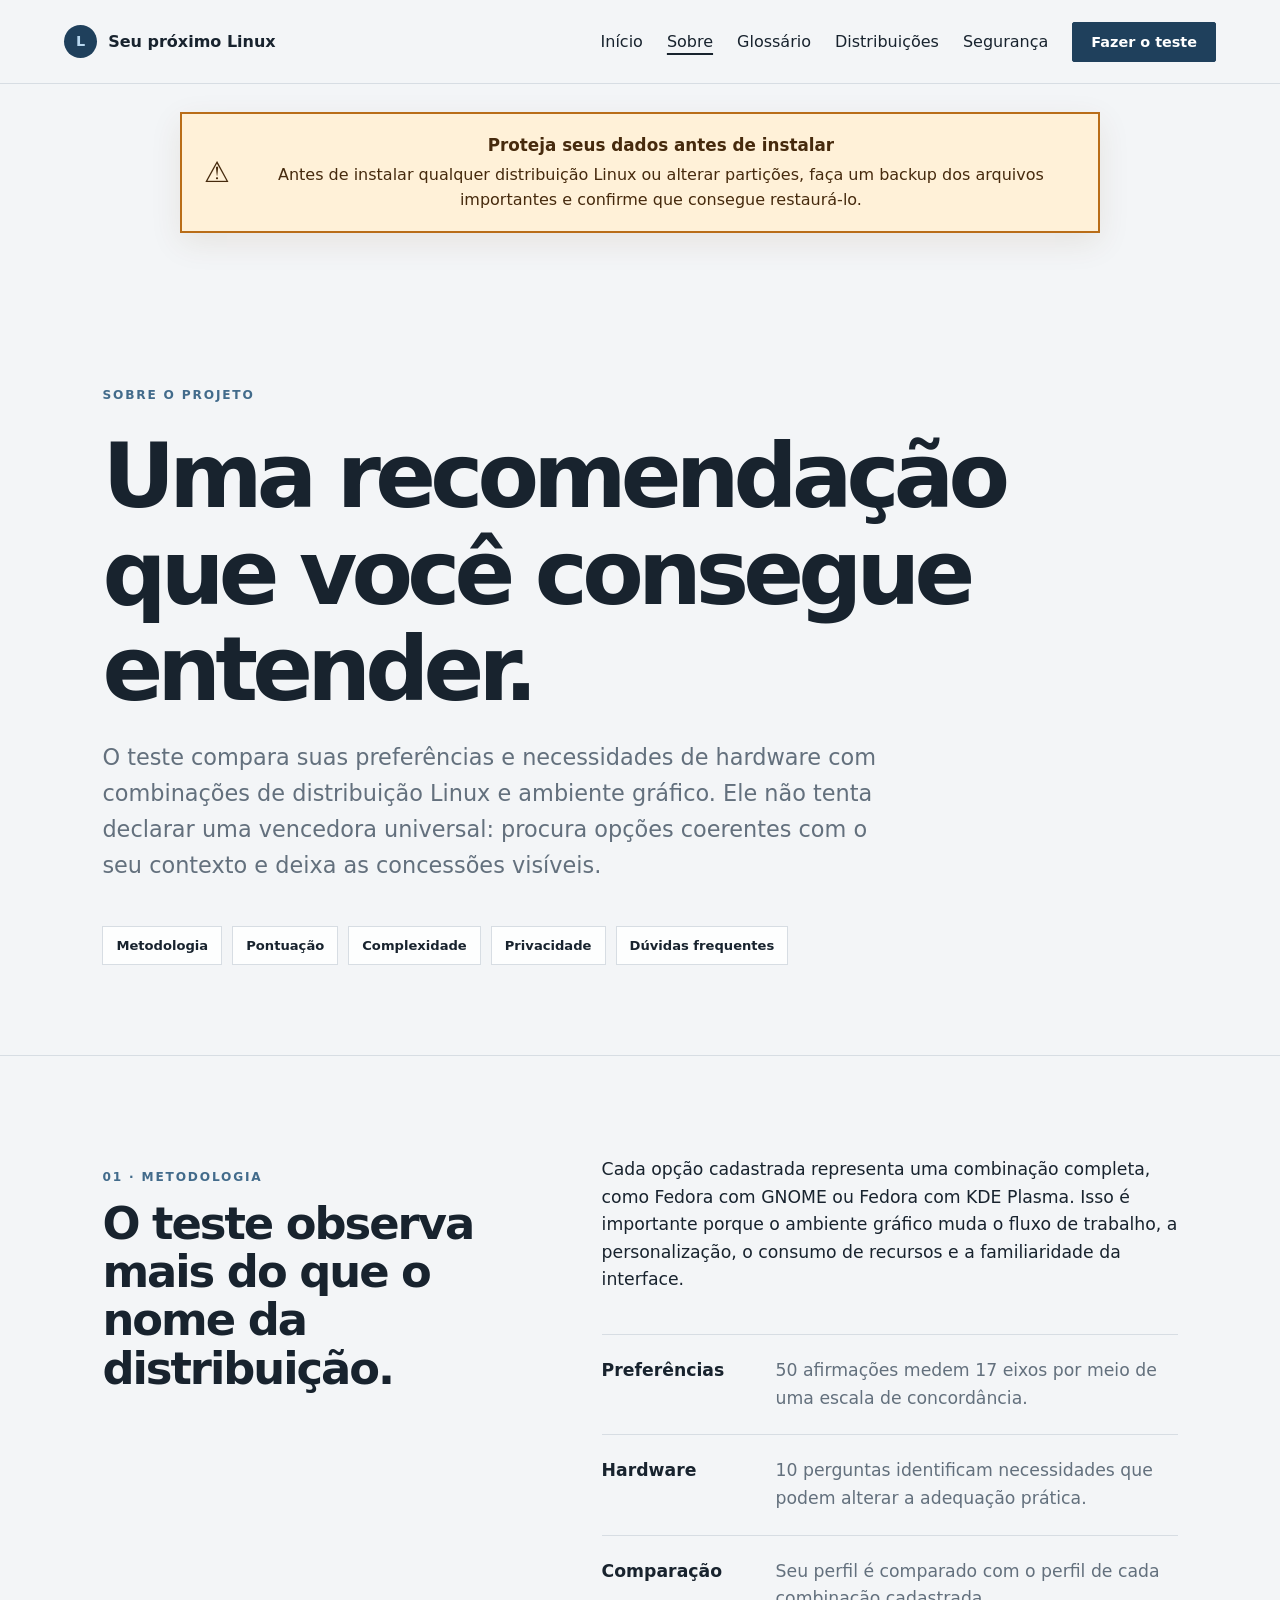
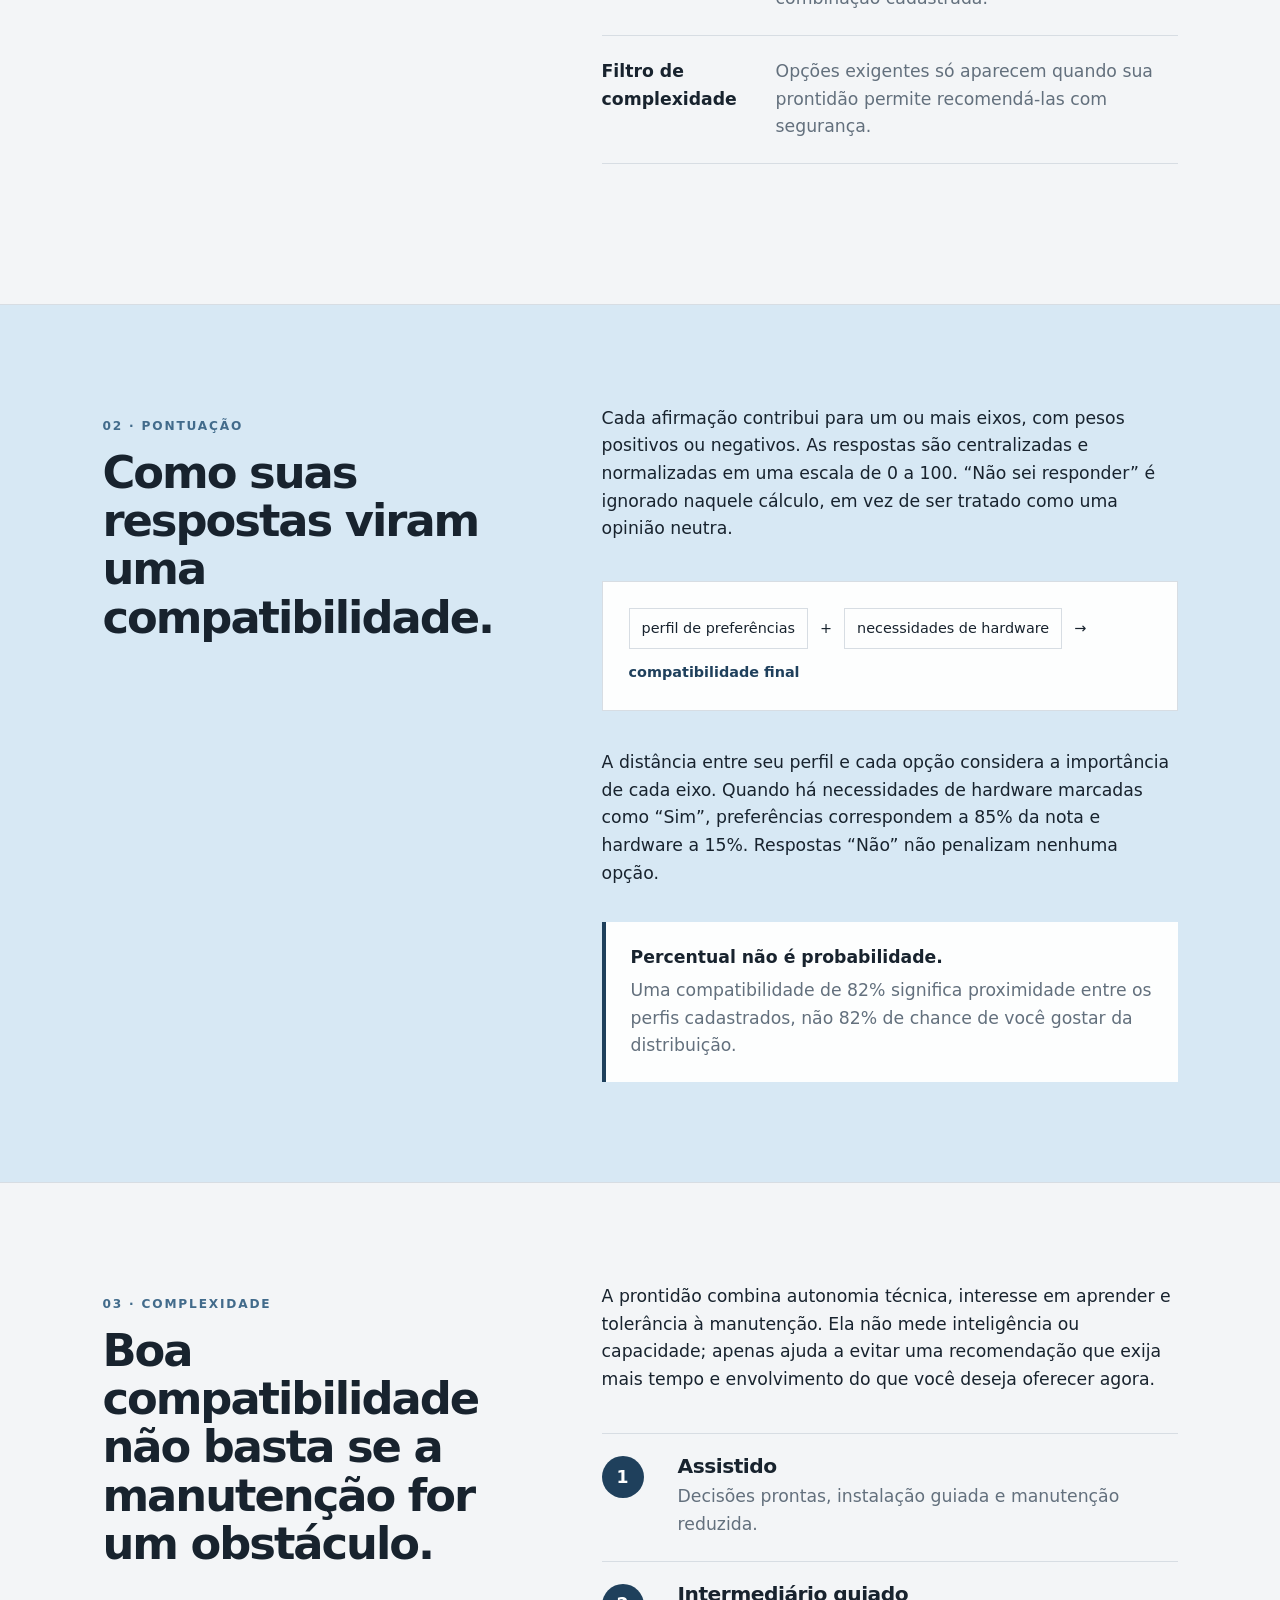
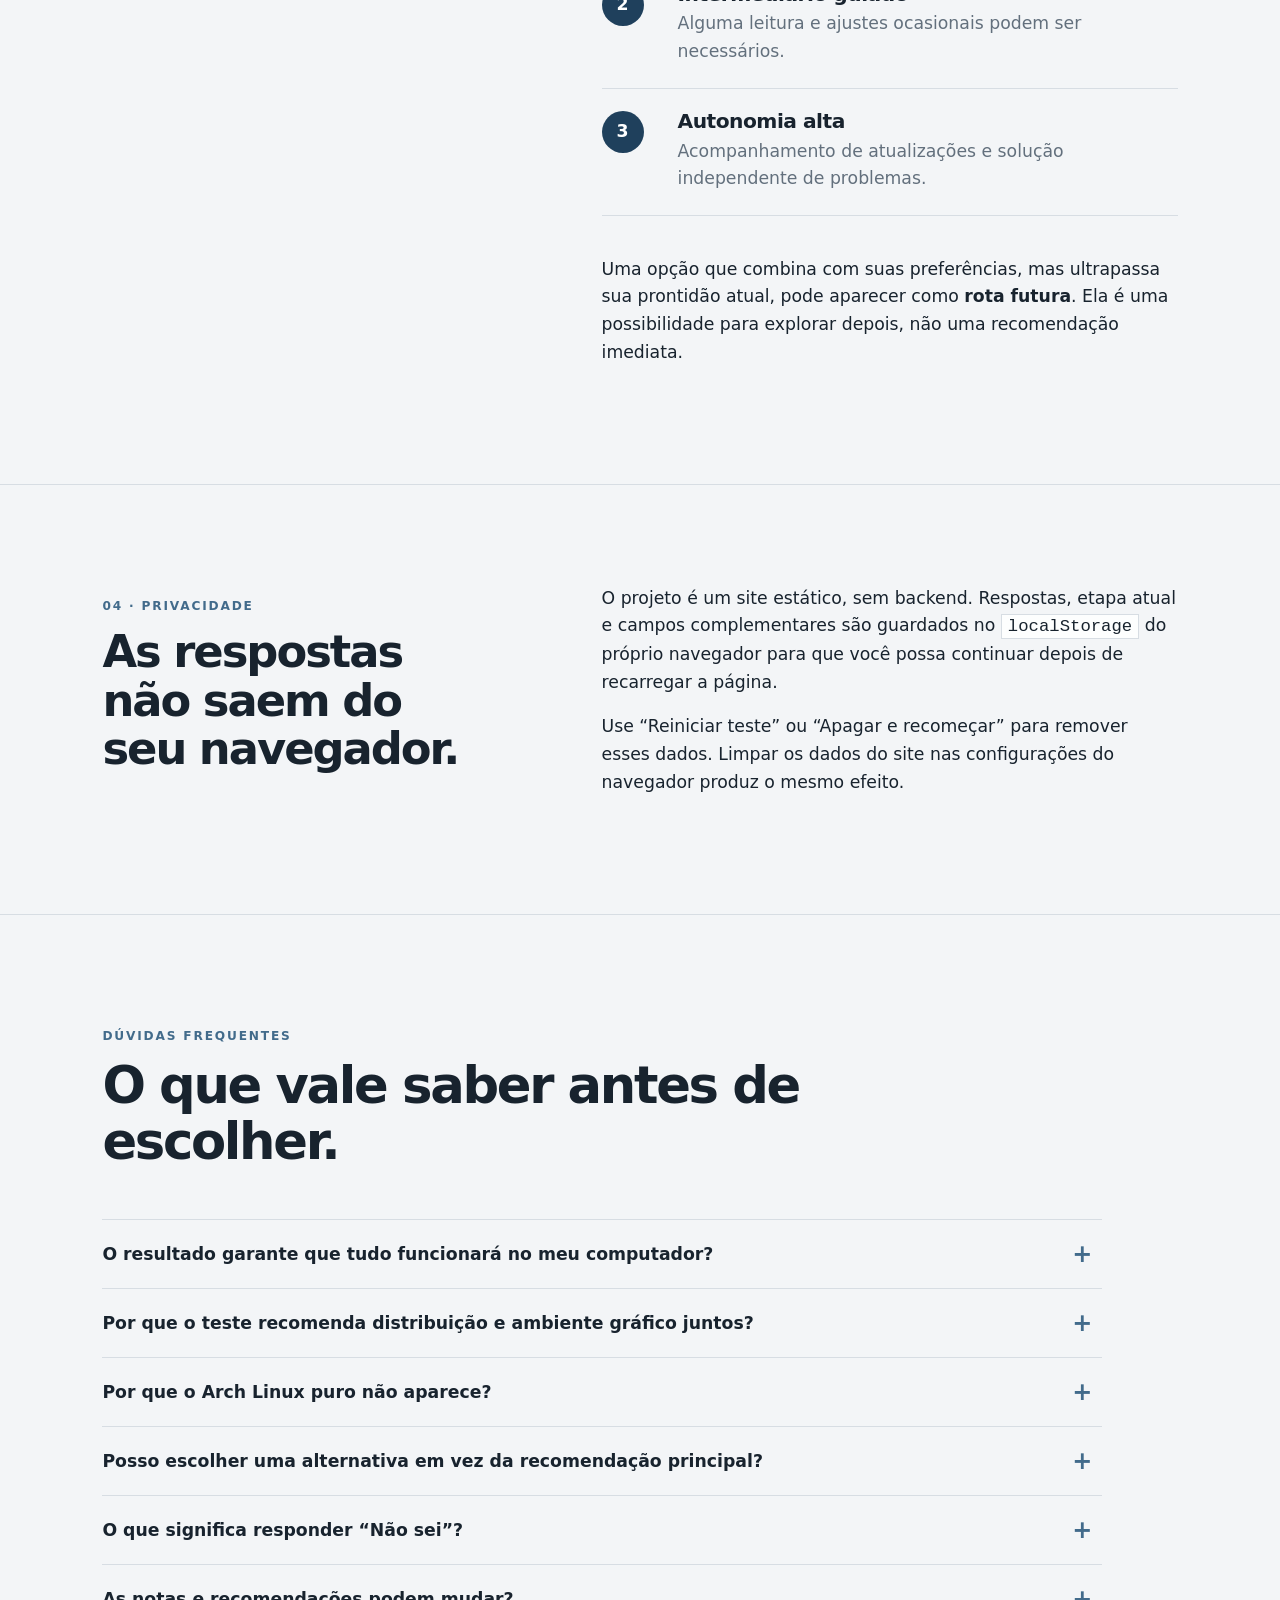
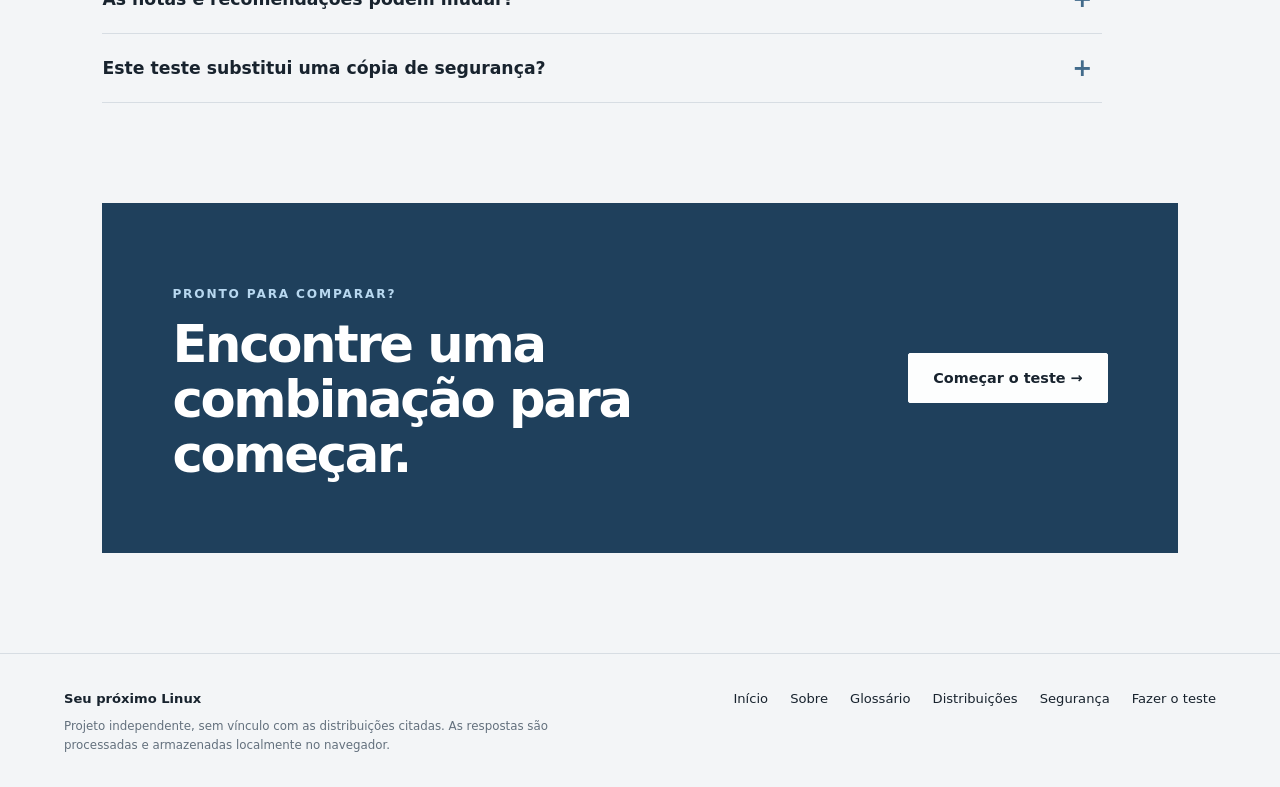
<file: sobre.html>
<!doctype html>
<html lang="pt-BR">
  <head>
    <meta charset="utf-8" />
    <meta name="viewport" content="width=device-width,initial-scale=1" />
    <meta
      name="description"
      content="Entenda a metodologia, os critérios e as limitações do teste Seu próximo Linux."
    />
    <title>Sobre o teste — Seu próximo Linux</title>
    <link rel="stylesheet" href="css/style.css" />
  </head>
  <body>
    <header class="site-header">
      <a class="brand" href="index.html">
        <span class="brand-mark">L</span>
        Seu próximo Linux
      </a>
      <nav class="header-nav" aria-label="Navegação principal">
        <a class="quiet-link" href="index.html">Início</a>
        <a class="quiet-link" href="sobre.html" aria-current="page">Sobre</a>
        <a class="quiet-link" href="glossario.html">Glossário</a>
        <a class="quiet-link" href="guia.html">Distribuições</a>
        <a class="quiet-link" href="seguranca.html">Segurança</a>
        <a class="button button-primary header-cta" href="teste.html"
          >Fazer o teste</a
        >
      </nav>
    </header>

    <aside
      class="backup-warning"
      role="alert"
      aria-labelledby="backup-warning-title"
    >
      <span class="backup-warning-icon" aria-hidden="true">⚠</span>
      <div>
        <strong id="backup-warning-title"
          >Proteja seus dados antes de instalar</strong
        >
        <p>
          Antes de instalar qualquer distribuição Linux ou alterar partições,
          faça um backup dos arquivos importantes e confirme que consegue
          restaurá-lo.
        </p>
      </div>
    </aside>

    <main class="about-page">
      <section class="about-hero">
        <p class="eyebrow">Sobre o projeto</p>
        <h1>Uma recomendação que você consegue entender.</h1>
        <p class="about-lead">
          O teste compara suas preferências e necessidades de hardware com
          combinações de distribuição Linux e ambiente gráfico. Ele não tenta
          declarar uma vencedora universal: procura opções coerentes com o seu
          contexto e deixa as concessões visíveis.
        </p>
        <nav class="page-index" aria-label="Nesta página">
          <a href="#metodologia">Metodologia</a>
          <a href="#pontuacao">Pontuação</a>
          <a href="#complexidade">Complexidade</a>
          <a href="#privacidade">Privacidade</a>
          <a href="#duvidas">Dúvidas frequentes</a>
        </nav>
      </section>

      <section
        class="about-section"
        id="metodologia"
        aria-labelledby="metodologia-title"
      >
        <div class="about-heading">
          <p class="section-kicker">01 · Metodologia</p>
          <h2 id="metodologia-title">
            O teste observa mais do que o nome da distribuição.
          </h2>
        </div>
        <div class="about-content">
          <p>
            Cada opção cadastrada representa uma combinação completa, como
            Fedora com GNOME ou Fedora com KDE Plasma. Isso é importante porque
            o ambiente gráfico muda o fluxo de trabalho, a personalização, o
            consumo de recursos e a familiaridade da interface.
          </p>
          <ol class="method-steps">
            <li>
              <strong>Preferências</strong>
              <span
                >50 afirmações medem 17 eixos por meio de uma escala de
                concordância.</span
              >
            </li>
            <li>
              <strong>Hardware</strong>
              <span
                >10 perguntas identificam necessidades que podem alterar a
                adequação prática.</span
              >
            </li>
            <li>
              <strong>Comparação</strong>
              <span
                >Seu perfil é comparado com o perfil de cada combinação
                cadastrada.</span
              >
            </li>
            <li>
              <strong>Filtro de complexidade</strong>
              <span
                >Opções exigentes só aparecem quando sua prontidão permite
                recomendá-las com segurança.</span
              >
            </li>
          </ol>
        </div>
      </section>

      <section
        class="about-section tinted-section"
        id="pontuacao"
        aria-labelledby="pontuacao-title"
      >
        <div class="about-heading">
          <p class="section-kicker">02 · Pontuação</p>
          <h2 id="pontuacao-title">
            Como suas respostas viram uma compatibilidade.
          </h2>
        </div>
        <div class="about-content">
          <p>
            Cada afirmação contribui para um ou mais eixos, com pesos positivos
            ou negativos. As respostas são centralizadas e normalizadas em uma
            escala de 0 a 100. “Não sei responder” é ignorado naquele cálculo,
            em vez de ser tratado como uma opinião neutra.
          </p>
          <div
            class="formula-card"
            aria-label="Resumo da fórmula de compatibilidade"
          >
            <span>perfil de preferências</span>
            <span aria-hidden="true">+</span>
            <span>necessidades de hardware</span>
            <span aria-hidden="true">→</span>
            <strong>compatibilidade final</strong>
          </div>
          <p>
            A distância entre seu perfil e cada opção considera a importância de
            cada eixo. Quando há necessidades de hardware marcadas como “Sim”,
            preferências correspondem a 85% da nota e hardware a 15%. Respostas
            “Não” não penalizam nenhuma opção.
          </p>
          <aside class="information-note">
            <strong>Percentual não é probabilidade.</strong>
            <p>
              Uma compatibilidade de 82% significa proximidade entre os perfis
              cadastrados, não 82% de chance de você gostar da distribuição.
            </p>
          </aside>
        </div>
      </section>

      <section
        class="about-section"
        id="complexidade"
        aria-labelledby="complexidade-title"
      >
        <div class="about-heading">
          <p class="section-kicker">03 · Complexidade</p>
          <h2 id="complexidade-title">
            Boa compatibilidade não basta se a manutenção for um obstáculo.
          </h2>
        </div>
        <div class="about-content">
          <p>
            A prontidão combina autonomia técnica, interesse em aprender e
            tolerância à manutenção. Ela não mede inteligência ou capacidade;
            apenas ajuda a evitar uma recomendação que exija mais tempo e
            envolvimento do que você deseja oferecer agora.
          </p>
          <div class="level-list">
            <article>
              <span>1</span>
              <div>
                <h3>Assistido</h3>
                <p>
                  Decisões prontas, instalação guiada e manutenção reduzida.
                </p>
              </div>
            </article>
            <article>
              <span>2</span>
              <div>
                <h3>Intermediário guiado</h3>
                <p>
                  Alguma leitura e ajustes ocasionais podem ser necessários.
                </p>
              </div>
            </article>
            <article>
              <span>3</span>
              <div>
                <h3>Autonomia alta</h3>
                <p>
                  Acompanhamento de atualizações e solução independente de
                  problemas.
                </p>
              </div>
            </article>
          </div>
          <p>
            Uma opção que combina com suas preferências, mas ultrapassa sua
            prontidão atual, pode aparecer como <strong>rota futura</strong>.
            Ela é uma possibilidade para explorar depois, não uma recomendação
            imediata.
          </p>
        </div>
      </section>

      <section
        class="about-section privacy-section"
        id="privacidade"
        aria-labelledby="privacidade-title"
      >
        <div class="about-heading">
          <p class="section-kicker">04 · Privacidade</p>
          <h2 id="privacidade-title">
            As respostas não saem do seu navegador.
          </h2>
        </div>
        <div class="about-content">
          <p>
            O projeto é um site estático, sem backend. Respostas, etapa atual e
            campos complementares são guardados no <code>localStorage</code> do
            próprio navegador para que você possa continuar depois de recarregar
            a página.
          </p>
          <p>
            Use “Reiniciar teste” ou “Apagar e recomeçar” para remover esses
            dados. Limpar os dados do site nas configurações do navegador produz
            o mesmo efeito.
          </p>
        </div>
      </section>

      <section class="faq-section" id="duvidas" aria-labelledby="duvidas-title">
        <p class="section-kicker">Dúvidas frequentes</p>
        <h2 id="duvidas-title">O que vale saber antes de escolher.</h2>
        <div class="faq-list">
          <details>
            <summary>
              O resultado garante que tudo funcionará no meu computador?
            </summary>
            <p>
              Não. O teste considera categorias gerais de hardware, mas não
              substitui a verificação do modelo exato de Wi-Fi, GPU, impressora
              ou outro periférico. Testar a distribuição em modo live antes de
              instalar continua sendo recomendado.
            </p>
          </details>
          <details>
            <summary>
              Por que o teste recomenda distribuição e ambiente gráfico juntos?
            </summary>
            <p>
              Porque boa parte da experiência diária vem da interface. GNOME,
              KDE Plasma, Cinnamon, Xfce e outros ambientes diferem em fluxo,
              recursos, consumo e possibilidades de personalização.
            </p>
          </details>
          <details>
            <summary>Por que o Arch Linux puro não aparece?</summary>
            <p>
              O projeto evita recomendar o Arch puro para seu público inicial.
              Perfis interessados nesse ecossistema podem encontrar BigLinux,
              CachyOS ou EndeavourOS, cada um com níveis diferentes de
              assistência e complexidade.
            </p>
          </details>
          <details>
            <summary>
              Posso escolher uma alternativa em vez da recomendação principal?
            </summary>
            <p>
              Sim. As alternativas não são resultados ruins: oferecem
              equilíbrios diferentes, como maior estabilidade, software mais
              recente, interface mais leve ou mais controle. Leia principalmente
              as vantagens e concessões.
            </p>
          </details>
          <details>
            <summary>O que significa responder “Não sei”?</summary>
            <p>
              Nas afirmações, a resposta é excluída dos cálculos relacionados.
              Nas perguntas de hardware, ela pode gerar um lembrete de
              verificação, mas não reduz a nota de nenhuma distribuição.
            </p>
          </details>
          <details>
            <summary>As notas e recomendações podem mudar?</summary>
            <p>
              Sim. Distribuições, ambientes gráficos e suporte a hardware
              evoluem. Os perfis cadastrados são uma aproximação que precisa de
              revisão e calibração periódicas; o resultado deve ser um ponto de
              partida para pesquisa.
            </p>
          </details>
          <details>
            <summary>Este teste substitui uma cópia de segurança?</summary>
            <p>
              Não. Antes de instalar ou substituir um sistema operacional, faça
              backup dos arquivos importantes e confirme que consegue
              restaurá-los. Considere dual boot ou uma máquina virtual se ainda
              estiver avaliando.
            </p>
          </details>
        </div>
      </section>

      <section class="about-cta">
        <div>
          <p class="section-kicker">Pronto para comparar?</p>
          <h2>Encontre uma combinação para começar.</h2>
        </div>
        <a class="button button-primary" href="teste.html">Começar o teste →</a>
      </section>
    </main>

    <footer class="simple-footer">
      <div class="simple-footer-info">
        <a class="simple-footer-brand" href="index.html">Seu próximo Linux</a>
        <p class="footer-notice">
          Projeto independente, sem vínculo com as distribuições citadas. As
          respostas são processadas e armazenadas localmente no navegador.
        </p>
      </div>
      <nav aria-label="Links do rodapé">
        <a href="index.html">Início</a>
        <a href="sobre.html">Sobre</a>
        <a href="glossario.html">Glossário</a>
        <a href="guia.html">Distribuições</a>
        <a href="seguranca.html">Segurança</a>
        <a href="teste.html">Fazer o teste</a>
      </nav>
    </footer>
  </body>
</html>
</file>
<file: css/style.css>
:root {
  color-scheme: light dark;
  --bg: #f3f5f7;
  --surface: #fdfefe;
  --ink: #18232e;
  --muted: #63707d;
  --line: #d7dde3;
  --accent: #b8d8f0;
  --accent-dark: #1f405c;
  --blue: #d7e8f4;
  --orange: #f3b878;
  --shadow: 0 18px 60px #18334d14;
}
* {
  box-sizing: border-box;
}
html {
  scroll-behavior: smooth;
}
body {
  margin: 0;
  background: var(--bg);
  color: var(--ink);
  font:
    16px/1.6 system-ui,
    sans-serif;
}
h1,
h2,
h3,
.brand {
  font-family: system-ui, sans-serif;
  line-height: 1.08;
}
h1 {
  font-size: clamp(2.6rem, 7vw, 6.8rem);
  letter-spacing: -0.065em;
  margin: 0.25em 0;
}
h2 {
  font-size: clamp(2rem, 4vw, 3.6rem);
  letter-spacing: -0.045em;
  margin: 0.2em 0 0.7em;
}
h3 {
  letter-spacing: -0.025em;
}
a {
  color: inherit;
}
.site-header {
  height: 84px;
  padding: 0 max(24px, 5vw);
  display: flex;
  align-items: center;
  justify-content: space-between;
  border-bottom: 1px solid var(--line);
}
.brand {
  display: flex;
  gap: 0.7rem;
  align-items: center;
  text-decoration: none;
  font-weight: 800;
}
.brand-mark {
  width: 33px;
  height: 33px;
  background: var(--accent-dark);
  color: var(--accent);
  display: grid;
  place-items: center;
  border-radius: 50%;
  font-size: 0.9rem;
}
.quiet-link,
.text-button {
  font: 600 0.9rem inherit;
  background: none;
  border: 0;
  text-decoration: none;
  cursor: pointer;
}
.quiet-link:hover,
.text-button:hover {
  text-decoration: underline;
}
.hero {
  min-height: calc(100vh - 84px);
  padding: clamp(60px, 10vw, 140px) max(24px, 8vw) 80px;
  position: relative;
  overflow: hidden;
}
.hero:after {
  content: "✦";
  position: absolute;
  right: 7vw;
  top: 12%;
  font-size: clamp(5rem, 16vw, 14rem);
  color: var(--blue);
  z-index: -1;
}
.hero h1 {
  max-width: 1050px;
}
.hero h1 span {
  color: #456f91;
}
.eyebrow,
.section-kicker {
  text-transform: uppercase;
  letter-spacing: 0.15em;
  font-size: 0.76rem;
  font-weight: 700;
  color: #426b8b;
}
.hero-copy {
  font-size: clamp(1.05rem, 2vw, 1.35rem);
  max-width: 690px;
  color: var(--muted);
}
.hero-actions {
  display: flex;
  align-items: center;
  gap: 24px;
  margin: 36px 0;
}
.button {
  display: inline-flex;
  align-items: center;
  justify-content: center;
  min-height: 50px;
  padding: 0 24px;
  border: 1px solid var(--ink);
  border-radius: 2px;
  text-decoration: none;
  font:
    700 0.9rem system-ui,
    sans-serif;
  cursor: pointer;
}
.button-primary {
  background: var(--accent-dark);
  color: #fff;
  border-color: var(--accent-dark);
}
.button-secondary {
  background: transparent;
}
.button-ghost {
  background: none;
  border-color: transparent;
  text-decoration: underline;
}
.button:disabled {
  opacity: 0.35;
  cursor: not-allowed;
}
.privacy-note {
  display: flex;
  gap: 14px;
  padding: 18px 20px;
  border-left: 3px solid var(--accent-dark);
  background: #ffffff70;
  max-width: 560px;
}
.privacy-note p {
  margin: 0;
}
.section-shell,
.manifesto,
.results-shell > section {
  padding: 90px max(24px, 8vw);
}
.steps-grid {
  display: grid;
  grid-template-columns: repeat(3, 1fr);
  gap: 1px;
  background: var(--line);
  border: 1px solid var(--line);
}
.steps-grid article {
  background: var(--surface);
  padding: 36px;
}
.steps-grid article > span {
  font: 700 2.5rem Manrope;
  color: #8299ab;
}
.manifesto {
  background: var(--accent-dark);
  color: #f3f5f7;
  display: grid;
  grid-template-columns: 1fr 1fr;
  gap: 12vw;
}
.manifesto .section-kicker {
  color: var(--accent);
}
.manifesto > p {
  font-size: 1.2rem;
  color: #cedae3;
}
footer {
  padding: 35px max(24px, 5vw);
  display: flex;
  justify-content: space-between;
  border-top: 1px solid var(--line);
  font-size: 0.85rem;
  color: var(--muted);
}
.questionnaire-shell {
  max-width: 1120px;
  margin: auto;
  padding: 70px 24px;
}
.quiz-head {
  max-width: 750px;
  margin-bottom: 45px;
}
.quiz-head h1 {
  font-size: clamp(2.4rem, 6vw, 4.7rem);
}
.progress-row {
  display: flex;
  align-items: center;
  gap: 18px;
}
.progress-row progress {
  width: 100%;
  height: 6px;
}
.question-list {
  display: grid;
  gap: 18px;
}
.question-card {
  border: 1px solid var(--line);
  background: var(--surface);
  padding: 26px;
  margin: 0;
}
.question-card legend {
  font: 600 1.08rem Manrope;
  display: flex;
  gap: 16px;
  padding: 0 8px;
}
.question-card legend > span {
  color: #718da3;
  font-size: 0.78rem;
}
.scale-options {
  display: grid;
  grid-template-columns: repeat(7, 1fr);
  gap: 8px;
  margin-top: 22px;
}
.scale-options label,
.yesno-options label {
  cursor: pointer;
  text-align: center;
}
.scale-options input,
.yesno-options input {
  position: absolute;
  opacity: 0;
}
.scale-options label > span,
.yesno-options label > span {
  display: flex;
  align-items: center;
  justify-content: center;
  border: 1px solid var(--line);
  background: var(--bg);
  transition: 0.15s;
}
.scale-number {
  height: 42px;
  font-weight: 700;
}
.scale-label {
  font-size: 0.68rem !important;
  line-height: 1.2;
  border: 0 !important;
  background: none !important;
  margin-top: 5px;
}
.scale-options input:checked + .scale-number,
.yesno-options input:checked + span {
  background: var(--accent-dark);
  color: #fff;
  border-color: var(--accent-dark);
}
input:focus-visible + span,
.button:focus-visible,
a:focus-visible {
  outline: 3px solid #e29b3d;
  outline-offset: 3px;
}
.yesno-options {
  display: flex;
  gap: 10px;
  margin-top: 22px;
}
.yesno-options span {
  min-width: 110px;
  height: 45px;
}
.follow-up {
  margin-top: 20px;
}
.follow-up label {
  display: block;
  font-weight: 600;
}
.follow-up input {
  width: 100%;
  padding: 12px;
  background: var(--bg);
  border: 1px solid var(--line);
  color: inherit;
}
.quiz-actions {
  display: flex;
  justify-content: space-between;
  margin-top: 32px;
}
.form-error {
  padding: 14px;
  background: #b9404020;
  color: #9b2424;
}
.results-shell {
  max-width: 1500px;
  margin: auto;
}
.result-hero {
  max-width: 1000px;
}
.result-hero h1 {
  font-size: clamp(2.4rem, 6vw, 5rem);
}
.main-result {
  background: var(--surface);
  border: 1px solid var(--line);
  padding: clamp(25px, 5vw, 60px);
  display: grid;
  grid-template-columns: 1fr auto;
  gap: 30px;
  box-shadow: var(--shadow);
}
.score-badge {
  width: 150px;
  height: 150px;
  border-radius: 50%;
  background: var(--accent);
  color: #1f405c;
  display: flex;
  flex-direction: column;
  justify-content: center;
  align-items: center;
  grid-column: 2;
  grid-row: 1;
}
.score-badge strong {
  font: 800 2.6rem Manrope;
}
.score-badge span {
  font-size: 0.7rem;
  text-transform: uppercase;
}
.main-title {
  grid-column: 1;
  grid-row: 1;
}
.main-title h2 {
  margin: 0.4em 0 0.1em;
}
.complexity-pill,
.category-tag {
  display: inline-block;
  padding: 5px 9px;
  background: var(--blue);
  font-size: 0.7rem;
  text-transform: uppercase;
  letter-spacing: 0.08em;
  font-weight: 700;
}
.recommendation-copy,
.pros-cons {
  grid-column: 1/-1;
}
.pros-cons {
  display: grid;
  grid-template-columns: 1fr 1fr;
  gap: 30px;
  border-top: 1px solid var(--line);
}
.main-result > .button {
  justify-self: start;
}
.axes-section {
  display: grid;
  grid-template-columns: 0.7fr 1.3fr;
  gap: 8vw;
  background: #e7edf2;
}
.axis-grid {
  display: grid;
  grid-template-columns: 1fr 1fr;
  gap: 18px 28px;
}
.axis > div {
  display: flex;
  justify-content: space-between;
  font-size: 0.85rem;
}
.axis progress {
  width: 100%;
  height: 8px;
}
.alternative-grid {
  display: grid;
  grid-template-columns: repeat(4, 1fr);
  gap: 14px;
}
.alternative-card {
  border: 1px solid var(--line);
  background: var(--surface);
  padding: 24px;
}
.alternative-card > div {
  display: flex;
  justify-content: space-between;
}
.mini-score {
  font-weight: 700;
}
.alternative-card dl {
  font-size: 0.86rem;
}
.alternative-card dt {
  font-weight: 700;
  margin-top: 10px;
}
.alternative-card dd {
  margin: 0;
  color: var(--muted);
}
.score-diff {
  font-size: 0.75rem;
  color: var(--muted);
}
.future-route {
  background: var(--accent-dark);
  color: #fff;
  display: flex;
  justify-content: space-between;
  align-items: center;
}
.future-route > div:first-child {
  max-width: 760px;
}
.score-badge.small {
  width: 120px;
  height: 120px;
  flex: none;
}
.alerts {
  background: #f3b87840;
}
.result-actions {
  display: flex;
  gap: 14px;
}
.error-card,
.loading {
  max-width: 800px;
  margin: 10vh auto;
  padding: 40px;
}
.error-card {
  border: 1px solid var(--line);
  background: var(--surface);
}
progress {
  accent-color: #527fa3;
}
@media (prefers-color-scheme: dark) {
  :root {
    --bg: #111820;
    --surface: #19232d;
    --ink: #eff4f7;
    --muted: #a8b4bf;
    --line: #344250;
    --accent-dark: #83b6db;
    --accent: #b8d8f0;
    --blue: #2d506a;
  }
  .brand-mark,
  .button-primary {
    color: #18232e;
  }
  .privacy-note {
    background: #ffffff08;
  }
  .manifesto {
    background: #0a1118;
  }
  .axes-section {
    background: #101922;
  }
  .form-error {
    color: #ff9b9b;
  }
}
@media (max-width: 800px) {
  .steps-grid,
  .alternative-grid {
    grid-template-columns: 1fr;
  }
  .manifesto,
  .axes-section {
    grid-template-columns: 1fr;
  }
  .scale-options {
    grid-template-columns: repeat(6, 1fr);
  }
  .unknown-option {
    grid-column: 1/-1;
  }
  .unknown-option .scale-label {
    display: block;
  }
  .main-result {
    grid-template-columns: 1fr;
  }
  .score-badge {
    grid-column: 1;
    grid-row: 1;
  }
  .main-title {
    grid-row: 2;
  }
  .pros-cons,
  .axis-grid {
    grid-template-columns: 1fr;
  }
  .future-route {
    align-items: flex-start;
    gap: 25px;
  }
  .hero-actions,
  footer {
    align-items: flex-start;
    flex-direction: column;
  }
}
@media (max-width: 480px) {
  .site-header {
    height: 68px;
  }
  .quiet-link {
    display: none;
  }
  .questionnaire-shell {
    padding: 45px 14px;
  }
  .question-card {
    padding: 20px 12px;
  }
  .scale-label {
    display: none;
  }
  .scale-options {
    grid-template-columns: repeat(7, 1fr);
  }
  .unknown-option {
    grid-column: auto;
  }
  .yesno-options {
    flex-direction: column;
  }
  .yesno-options span {
    width: 100%;
  }
  .results-shell > section,
  .section-shell,
  .manifesto {
    padding: 60px 20px;
  }
  .main-result {
    padding: 24px;
  }
  .future-route {
    flex-direction: column;
  }
}
@media (prefers-reduced-motion: reduce) {
  * {
    scroll-behavior: auto !important;
    transition: none !important;
  }
}

/* About page */
.header-nav {
  display: flex;
  align-items: center;
  gap: 24px;
}
.header-nav [aria-current="page"] {
  text-decoration: underline;
  text-decoration-thickness: 2px;
  text-underline-offset: 6px;
}
.header-cta {
  min-height: 40px;
  padding-inline: 18px;
}
.about-page {
  max-width: 1500px;
  margin: 0 auto;
}
.about-hero {
  padding: clamp(70px, 11vw, 150px) max(24px, 8vw) 90px;
  border-bottom: 1px solid var(--line);
}
.about-hero h1 {
  max-width: 1100px;
  font-size: clamp(3rem, 7vw, 6.5rem);
}
.about-lead {
  max-width: 780px;
  font-size: clamp(1.1rem, 2vw, 1.4rem);
  color: var(--muted);
}
.page-index {
  display: flex;
  flex-wrap: wrap;
  gap: 10px;
  margin-top: 42px;
}
.page-index a {
  padding: 8px 13px;
  border: 1px solid var(--line);
  background: var(--surface);
  text-decoration: none;
  font-size: 0.82rem;
  font-weight: 600;
}
.page-index a:hover {
  border-color: var(--accent-dark);
}
.about-section {
  display: grid;
  grid-template-columns: minmax(260px, 0.8fr) minmax(0, 1.2fr);
  gap: clamp(45px, 9vw, 140px);
  padding: 100px max(24px, 8vw);
  scroll-margin-top: 30px;
  border-bottom: 1px solid var(--line);
}
.about-heading {
  align-self: start;
  position: sticky;
  top: 35px;
}
.about-heading h2 {
  font-size: clamp(2rem, 3.5vw, 3.4rem);
}
.about-content {
  max-width: 760px;
  font-size: 1.08rem;
}
.about-content > p:first-child {
  margin-top: 0;
}
.method-steps,
.level-list {
  list-style: none;
  padding: 0;
  margin: 40px 0;
}
.method-steps li,
.level-list article {
  display: grid;
  grid-template-columns: 150px 1fr;
  gap: 24px;
  padding: 22px 0;
  border-top: 1px solid var(--line);
}
.method-steps li:last-child,
.level-list article:last-child {
  border-bottom: 1px solid var(--line);
}
.method-steps span,
.level-list p {
  color: var(--muted);
  margin: 0;
}
.tinted-section {
  background: var(--blue);
}
.formula-card {
  display: flex;
  align-items: center;
  flex-wrap: wrap;
  gap: 12px;
  margin: 38px 0;
  padding: 26px;
  border: 1px solid var(--line);
  background: var(--surface);
  font-size: 0.9rem;
}
.formula-card span:not([aria-hidden]) {
  padding: 8px 12px;
  border: 1px solid var(--line);
}
.formula-card strong {
  color: var(--accent-dark);
}
.information-note {
  margin-top: 35px;
  padding: 22px 25px;
  border-left: 4px solid var(--accent-dark);
  background: var(--surface);
}
.information-note p {
  margin: 5px 0 0;
  color: var(--muted);
}
.level-list article {
  grid-template-columns: 52px 1fr;
}
.level-list article > span {
  width: 42px;
  height: 42px;
  display: grid;
  place-items: center;
  border-radius: 50%;
  background: var(--accent-dark);
  color: #fff;
  font-weight: 700;
}
.level-list h3 {
  margin: 0 0 5px;
}
.privacy-section code {
  padding: 2px 6px;
  border: 1px solid var(--line);
  background: var(--surface);
}
.faq-section {
  padding: 100px max(24px, 8vw);
  scroll-margin-top: 30px;
}
.faq-section > h2 {
  max-width: 800px;
}
.faq-list {
  max-width: 1000px;
  margin-top: 50px;
  border-top: 1px solid var(--line);
}
.faq-list details {
  border-bottom: 1px solid var(--line);
}
.faq-list summary {
  padding: 24px 45px 24px 0;
  cursor: pointer;
  font:
    650 1.08rem system-ui,
    sans-serif;
  position: relative;
  list-style: none;
}
.faq-list summary::-webkit-details-marker {
  display: none;
}
.faq-list summary::after {
  content: "+";
  position: absolute;
  right: 10px;
  top: 20px;
  font-size: 1.5rem;
  color: #426b8b;
}
.faq-list details[open] summary::after {
  content: "−";
}
.faq-list details p {
  max-width: 820px;
  margin: -5px 0 25px;
  color: var(--muted);
}
.about-cta {
  margin: 0 max(24px, 8vw) 100px;
  padding: clamp(35px, 6vw, 70px);
  display: flex;
  align-items: center;
  justify-content: space-between;
  gap: 35px;
  background: var(--accent-dark);
  color: #fff;
}
.about-cta .section-kicker {
  color: var(--accent);
}
.about-cta h2 {
  margin-bottom: 0;
}
.about-cta .button-primary {
  background: var(--surface);
  border-color: var(--surface);
  color: var(--ink);
  flex: none;
}
footer nav {
  display: flex;
  gap: 20px;
}

@media (prefers-color-scheme: dark) {
  .tinted-section {
    background: #142536;
  }
  .level-list article > span {
    color: #18232e;
  }
  .about-cta {
    background: #0a1118;
  }
  .about-cta .section-kicker {
    color: #83b6db;
  }
}

@media (max-width: 800px) {
  .about-section {
    grid-template-columns: 1fr;
    gap: 25px;
    padding-block: 70px;
  }
  .about-heading {
    position: static;
  }
  .about-cta {
    align-items: flex-start;
    flex-direction: column;
  }
}

@media (max-width: 600px) {
  .site-header {
    height: auto;
    min-height: 68px;
    padding-block: 12px;
  }
  .header-nav {
    gap: 13px;
  }
  .header-nav .header-cta {
    display: none;
  }
  .header-nav .quiet-link,
  .header-nav .text-button {
    display: inline-block;
    font-size: 0.78rem;
  }
  .method-steps li {
    grid-template-columns: 1fr;
    gap: 5px;
  }
  .formula-card {
    align-items: stretch;
    flex-direction: column;
    text-align: center;
  }
  .formula-card span[aria-hidden] {
    transform: rotate(90deg);
  }
  footer nav {
    flex-direction: column;
    gap: 4px;
  }
}

/* Installation safety notice */
.backup-warning {
  width: min(920px, calc(100% - 48px));
  margin: 28px auto 0;
  padding: 18px 22px;
  display: flex;
  align-items: center;
  justify-content: center;
  gap: 16px;
  border: 2px solid #b96d18;
  background: #fff1d8;
  color: #462a0d;
  box-shadow: 0 10px 30px #6b3c0f18;
  text-align: center;
}
.backup-warning-icon {
  flex: none;
  font-size: 1.8rem;
  line-height: 1;
}
.backup-warning strong {
  display: block;
  font-size: 1.05rem;
}
.backup-warning p {
  margin: 3px 0 0;
}

@media (prefers-color-scheme: dark) {
  .backup-warning {
    border-color: #e6a451;
    background: #382817;
    color: #ffe8c2;
  }
}

@media (max-width: 600px) {
  .backup-warning {
    width: calc(100% - 28px);
    margin-top: 18px;
    padding: 16px;
    align-items: flex-start;
    text-align: left;
  }
}

/* Technical glossary */
.glossary-page {
  max-width: 1500px;
  margin: 0 auto;
}
.glossary-hero {
  padding: clamp(70px, 10vw, 135px) max(24px, 8vw) 75px;
  border-bottom: 1px solid var(--line);
}
.glossary-hero h1 {
  max-width: 1000px;
  font-size: clamp(3rem, 7vw, 6.4rem);
}
.glossary-hero > p:not(.eyebrow) {
  max-width: 760px;
  color: var(--muted);
  font-size: clamp(1.05rem, 2vw, 1.3rem);
}
.glossary-search {
  max-width: 720px;
  margin-top: 42px;
}
.glossary-search label {
  display: block;
  margin-bottom: 8px;
  font-size: 0.82rem;
  font-weight: 700;
}
.glossary-search > div {
  display: flex;
  align-items: center;
  gap: 12px;
  padding: 0 18px;
  border: 2px solid var(--accent-dark);
  background: var(--surface);
}
.glossary-search > div > span {
  font-size: 1.7rem;
  color: #426b8b;
}
.glossary-search input {
  width: 100%;
  min-height: 58px;
  padding: 0;
  border: 0;
  outline: 0;
  background: transparent;
  color: var(--ink);
  font: inherit;
  font-size: 1rem;
}
.glossary-search > div:focus-within {
  outline: 3px solid #e29b3d;
  outline-offset: 3px;
}
.search-status {
  min-height: 1.5em;
  margin: 8px 0 0;
  font-size: 0.82rem;
  color: var(--muted);
}
.glossary-layout {
  display: grid;
  grid-template-columns: 220px minmax(0, 1fr);
  gap: clamp(45px, 7vw, 110px);
  padding: 75px max(24px, 8vw) 100px;
}
.glossary-index {
  position: sticky;
  top: 30px;
  align-self: start;
  display: flex;
  flex-direction: column;
  border-top: 1px solid var(--line);
}
.glossary-index span {
  padding: 18px 0 10px;
  color: var(--muted);
  font-size: 0.72rem;
  font-weight: 700;
  letter-spacing: 0.12em;
  text-transform: uppercase;
}
.glossary-index a {
  padding: 9px 0;
  text-decoration: none;
  font-size: 0.88rem;
}
.glossary-index a:hover {
  text-decoration: underline;
}
.term-group {
  scroll-margin-top: 25px;
  margin-bottom: 95px;
}
.term-group[hidden],
.term-card[hidden] {
  display: none;
}
.term-group-heading {
  display: flex;
  align-items: flex-start;
  gap: 18px;
  margin-bottom: 30px;
}
.term-group-heading > span {
  width: 42px;
  height: 42px;
  flex: none;
  display: grid;
  place-items: center;
  border-radius: 50%;
  background: var(--accent-dark);
  color: #fff;
  font-weight: 700;
  font-size: 0.78rem;
}
.term-group-heading h2 {
  margin: 2px 0 0;
}
.term-group-heading .section-kicker {
  margin: 0;
}
.term-grid {
  display: grid;
  grid-template-columns: repeat(2, minmax(0, 1fr));
  margin: 0;
  border-top: 1px solid var(--line);
  border-left: 1px solid var(--line);
}
.term-card {
  min-width: 0;
  padding: 26px;
  border-right: 1px solid var(--line);
  border-bottom: 1px solid var(--line);
  background: var(--surface);
}
.term-card dt {
  margin-bottom: 10px;
  font:
    750 1.15rem/1.2 system-ui,
    sans-serif;
  color: #315f82;
}
.term-card dd {
  margin: 0;
  color: var(--muted);
}
.term-card code {
  font-size: 0.95em;
}
.no-term-results {
  padding: 65px 25px;
  border: 1px solid var(--line);
  text-align: center;
}
.no-term-results > span {
  width: 55px;
  height: 55px;
  display: grid;
  place-items: center;
  margin: 0 auto 18px;
  border-radius: 50%;
  background: var(--blue);
  font-size: 1.5rem;
  font-weight: 700;
}
.no-term-results h2 {
  margin-bottom: 10px;
}
.no-term-results p {
  color: var(--muted);
}
.glossary-note {
  margin: 0 max(24px, 8vw) 100px;
  padding: clamp(35px, 6vw, 70px);
  background: var(--accent-dark);
  color: #fff;
}
.glossary-note > p:not(.section-kicker) {
  max-width: 750px;
  color: #cedae3;
}
.glossary-note .section-kicker {
  color: var(--accent);
}
.glossary-note .button {
  margin-top: 15px;
  background: var(--surface);
  border-color: var(--surface);
  color: var(--ink);
}

@media (prefers-color-scheme: dark) {
  .term-group-heading > span {
    color: #18232e;
  }
  .term-card dt {
    color: #9bc8e8;
  }
  .glossary-note {
    background: #0a1118;
  }
  .glossary-note .section-kicker {
    color: #83b6db;
  }
}

@media (max-width: 900px) {
  .glossary-layout {
    grid-template-columns: 1fr;
    padding-top: 45px;
  }
  .glossary-index {
    position: static;
    flex-direction: row;
    flex-wrap: wrap;
    gap: 7px;
    border-top: 0;
  }
  .glossary-index span {
    width: 100%;
  }
  .glossary-index a {
    padding: 7px 10px;
    border: 1px solid var(--line);
    background: var(--surface);
  }
}

@media (max-width: 680px) {
  .term-grid {
    grid-template-columns: 1fr;
  }
  .term-group {
    margin-bottom: 65px;
  }
  .glossary-layout {
    padding-inline: 16px;
  }
  .glossary-note {
    margin-inline: 16px;
  }
}

.reference-grid {
  display: grid;
  grid-template-columns: repeat(2, minmax(0, 1fr));
  gap: 12px;
  margin: 38px 0 24px;
}
.reference-grid > a {
  display: flex;
  flex-direction: column;
  min-height: 190px;
  padding: 24px;
  border: 1px solid #ffffff35;
  background: #ffffff0b;
  color: inherit;
  text-decoration: none;
  transition:
    transform 0.15s ease,
    background 0.15s ease;
}
.reference-grid > a:hover {
  transform: translateY(-2px);
  background: #ffffff14;
}
.reference-grid span {
  color: var(--accent);
  font-size: 0.7rem;
  font-weight: 700;
  letter-spacing: 0.08em;
  text-transform: uppercase;
}
.reference-grid strong {
  margin: 10px 0 7px;
  font-size: 1.15rem;
}
.reference-grid p {
  margin: 0;
  color: #cedae3;
  font-size: 0.9rem;
}
.research-warning {
  margin-bottom: 28px;
  padding: 18px 21px;
  border-left: 4px solid var(--orange);
  background: #00000020;
}
.research-warning p {
  margin: 4px 0 0;
  color: #cedae3;
}

@media (prefers-color-scheme: light) {
  .glossary-note .reference-grid > a:focus-visible {
    outline-color: var(--orange);
  }
}

@media (max-width: 680px) {
  .reference-grid {
    grid-template-columns: 1fr;
  }
  .reference-grid > a {
    min-height: 0;
  }
}

/* Distribution guide */
.guide-page {
  max-width: 1500px;
  margin: 0 auto;
}
.guide-hero {
  padding: clamp(65px, 9vw, 125px) max(24px, 8vw) 80px;
  border-bottom: 1px solid var(--line);
}
.guide-hero h1 {
  max-width: 1100px;
  font-size: clamp(3rem, 7vw, 6.3rem);
}
.guide-hero > p:not(.eyebrow) {
  max-width: 820px;
  color: var(--muted);
  font-size: clamp(1.05rem, 2vw, 1.3rem);
}
.guide-search {
  max-width: 680px;
  margin-top: 38px;
}
.guide-search label {
  display: block;
  margin-bottom: 8px;
  font-size: 0.82rem;
  font-weight: 700;
}
.guide-search input {
  width: 100%;
  min-height: 56px;
  padding: 0 18px;
  border: 2px solid var(--accent-dark);
  background: var(--surface);
  color: var(--ink);
  font: inherit;
}
.guide-search input:focus-visible {
  outline: 3px solid #e29b3d;
  outline-offset: 3px;
}
.guide-search p {
  min-height: 1.5em;
  margin: 7px 0 0;
  color: var(--muted);
  font-size: 0.82rem;
}
.reading-key {
  display: grid;
  grid-template-columns: 0.7fr 1.3fr;
  gap: clamp(45px, 8vw, 120px);
  padding: 85px max(24px, 8vw);
  background: var(--blue);
}
.reading-grid {
  display: grid;
  grid-template-columns: repeat(2, minmax(0, 1fr));
  gap: 1px;
  background: var(--line);
  border: 1px solid var(--line);
}
.reading-grid article {
  padding: 22px;
  background: var(--surface);
}
.reading-grid p {
  margin: 5px 0 0;
  color: var(--muted);
  font-size: 0.88rem;
}
.distro-catalog {
  padding: 100px max(24px, 8vw);
}
.distro-guide-list {
  display: grid;
  gap: 22px;
  margin-top: 45px;
}
.distro-guide-card {
  border: 1px solid var(--line);
  background: var(--surface);
  box-shadow: 0 8px 35px #18334d0c;
}
.distro-guide-card[hidden] {
  display: none;
}
.distro-guide-card > header {
  display: grid;
  grid-template-columns: 55px minmax(0, 1fr) auto;
  align-items: center;
  gap: 18px;
  padding: 25px 30px;
  border-bottom: 1px solid var(--line);
}
.distro-guide-card h3 {
  margin: 0;
  font-size: clamp(1.45rem, 3vw, 2.15rem);
}
.distro-guide-card header p {
  margin: 2px 0 0;
  color: var(--muted);
}
.distro-number {
  color: #718da3;
  font-size: 0.78rem;
  font-weight: 700;
}
.guide-level {
  padding: 6px 10px;
  font-size: 0.68rem;
  font-weight: 750;
  letter-spacing: 0.06em;
  text-transform: uppercase;
}
.level-assisted {
  background: #d7e8f4;
  color: #1f405c;
}
.level-guided {
  background: #eadfc8;
  color: #57411c;
}
.level-autonomous {
  background: #ddd5eb;
  color: #493566;
}
.distro-guide-body {
  display: grid;
  grid-template-columns: 1.35fr 0.65fr;
}
.distro-summary,
.audience-box {
  padding: 32px;
}
.distro-summary > p {
  max-width: 750px;
  margin-top: 0;
  font-size: 1.05rem;
}
.distro-summary dl {
  display: grid;
  grid-template-columns: repeat(3, minmax(0, 1fr));
  gap: 18px;
  margin: 30px 0 0;
}
.distro-summary dt {
  margin-bottom: 5px;
  color: #426b8b;
  font-size: 0.7rem;
  font-weight: 750;
  letter-spacing: 0.08em;
  text-transform: uppercase;
}
.distro-summary dd {
  margin: 0;
  color: var(--muted);
  font-size: 0.88rem;
}
.audience-box {
  border-left: 1px solid var(--line);
  background: var(--bg);
}
.audience-box h4 {
  margin: 0 0 5px;
  font-size: 0.78rem;
  text-transform: uppercase;
  letter-spacing: 0.06em;
}
.audience-box p {
  margin: 0 0 22px;
  color: var(--muted);
  font-size: 0.9rem;
}
.audience-box a {
  font-weight: 700;
}
.no-guide-results {
  padding: 55px 25px;
  border: 1px solid var(--line);
  text-align: center;
}
.no-guide-results > span {
  width: 50px;
  height: 50px;
  display: grid;
  place-items: center;
  margin: auto;
  border-radius: 50%;
  background: var(--blue);
  font-weight: 700;
}
.no-guide-results p {
  color: var(--muted);
}
.guide-decision {
  margin: 0 max(24px, 8vw) 100px;
  padding: clamp(35px, 6vw, 70px);
  background: var(--accent-dark);
  color: #fff;
}
.guide-decision > div:first-child {
  max-width: 850px;
}
.guide-decision > div:first-child > p:not(.section-kicker) {
  color: #cedae3;
}
.guide-decision .section-kicker {
  color: var(--accent);
}
.guide-decision-actions {
  display: flex;
  flex-wrap: wrap;
  gap: 12px;
  margin-top: 28px;
}
.guide-decision .button-primary {
  background: var(--surface);
  border-color: var(--surface);
  color: var(--ink);
}
.guide-decision .button-secondary {
  border-color: #ffffff70;
  color: #fff;
}

@media (prefers-color-scheme: dark) {
  .reading-key {
    background: #142536;
  }
  .level-assisted {
    background: #27465d;
    color: #cce8fa;
  }
  .level-guided {
    background: #4a3d26;
    color: #f3dfb8;
  }
  .level-autonomous {
    background: #403452;
    color: #e7d8f8;
  }
  .guide-decision {
    background: #0a1118;
  }
  .guide-decision .section-kicker {
    color: #83b6db;
  }
}

@media (max-width: 950px) {
  .reading-key,
  .distro-guide-body {
    grid-template-columns: 1fr;
  }
  .audience-box {
    border-top: 1px solid var(--line);
    border-left: 0;
  }
  .distro-summary dl {
    grid-template-columns: 1fr;
  }
}

@media (max-width: 680px) {
  .distro-catalog {
    padding-inline: 15px;
  }
  .distro-guide-card > header {
    grid-template-columns: 35px 1fr;
    padding: 22px 18px;
  }
  .guide-level {
    grid-column: 2;
    justify-self: start;
  }
  .distro-summary,
  .audience-box {
    padding: 22px 18px;
  }
  .reading-grid {
    grid-template-columns: 1fr;
  }
  .guide-decision {
    margin-inline: 15px;
  }
}

/* Compact site footer */

.simple-footer {
  display: grid;
  grid-template-columns: minmax(260px, 1fr) auto;
  align-items: start;
  gap: 40px;
  padding: 34px max(24px, 5vw);
  border-top: 1px solid var(--line);
  color: var(--muted);
  font-size: 0.82rem;
}
.simple-footer-info {
  max-width: 560px;
}
.simple-footer-brand {
  display: inline-block;
  color: var(--ink);
  font-weight: 800;
  text-decoration: none;
}
.footer-notice {
  margin: 8px 0 0;
  font-size: 0.74rem;
}
.simple-footer nav {
  display: flex;
  justify-content: flex-end;
  flex-wrap: wrap;
  gap: 8px 22px;
}
.simple-footer nav a {
  color: var(--ink);
  text-decoration: none;
}
.simple-footer nav a:hover {
  text-decoration: underline;
  text-underline-offset: 4px;
}

@media (max-width: 700px) {
  .simple-footer {
    grid-template-columns: 1fr;
    gap: 24px;
  }
  .simple-footer nav {
    justify-content: flex-start;
  }
}

/* Basic Linux security guide */
.security-page {
  max-width: 1500px;
  margin: 0 auto;
}
.security-hero {
  padding: clamp(70px, 10vw, 135px) max(24px, 8vw) 80px;
  border-bottom: 1px solid var(--line);
}
.security-hero h1 {
  max-width: 1100px;
  font-size: clamp(3rem, 7vw, 6.4rem);
}
.security-hero > p:not(.eyebrow) {
  max-width: 800px;
  color: var(--muted);
  font-size: clamp(1.05rem, 2vw, 1.3rem);
}
.security-principle {
  display: flex;
  align-items: center;
  gap: 16px;
  max-width: 850px;
  margin-top: 36px;
  padding: 20px 24px;
  border: 2px solid #b96d18;
  background: #fff1d8;
  color: #462a0d;
}
.security-principle > span {
  width: 38px;
  height: 38px;
  flex: none;
  display: grid;
  place-items: center;
  border-radius: 50%;
  background: #b96d18;
  color: #fff;
  font-weight: 800;
}
.security-principle p {
  margin: 0;
}
.security-principle strong {
  display: block;
}
.security-section {
  display: grid;
  grid-template-columns: minmax(260px, 0.75fr) minmax(0, 1.25fr);
  gap: clamp(45px, 9vw, 140px);
  padding: 100px max(24px, 8vw);
  border-bottom: 1px solid var(--line);
  scroll-margin-top: 25px;
}
.security-heading {
  align-self: start;
  position: sticky;
  top: 30px;
}
.security-heading h2 {
  font-size: clamp(2rem, 3.5vw, 3.4rem);
}
.security-content {
  max-width: 800px;
}
.security-content > p:first-child {
  margin-top: 0;
  font-size: 1.08rem;
}
.security-tinted {
  background: var(--blue);
}
.safety-grid {
  display: grid;
  grid-template-columns: repeat(2, minmax(0, 1fr));
  gap: 1px;
  border: 1px solid var(--line);
  background: var(--line);
}
.safety-grid article {
  padding: 25px;
  background: var(--surface);
}
.safety-grid article > span {
  width: 34px;
  height: 34px;
  display: grid;
  place-items: center;
  border-radius: 50%;
  background: var(--blue);
  color: #315f82;
  font-weight: 800;
}
.safety-grid h3 {
  margin-bottom: 8px;
}
.safety-grid p {
  margin: 0;
  color: var(--muted);
  font-size: 0.9rem;
}
.sudo-rules {
  margin: 35px 0;
  border-top: 1px solid var(--line);
}
.sudo-rules > div {
  display: grid;
  grid-template-columns: 210px 1fr;
  gap: 25px;
  padding: 20px 0;
  border-bottom: 1px solid var(--line);
}
.sudo-rules p {
  margin: 0;
  color: var(--muted);
}
.security-page code {
  padding: 0.12em 0.35em;
  border: 1px solid var(--line);
  background: var(--surface);
  font-size: 0.92em;
}
.danger-section {
  padding: 100px max(24px, 8vw);
  scroll-margin-top: 25px;
  background: #17191c;
  color: #f3f5f7;
}
.danger-section .section-kicker {
  color: #efad5e;
}
.danger-section > h2 {
  max-width: 900px;
}
.danger-intro {
  max-width: 750px;
  color: #bac2c9;
  font-size: 1.08rem;
}
.danger-list {
  display: grid;
  gap: 12px;
  margin-top: 45px;
}
.danger-card {
  display: grid;
  grid-template-columns: 190px minmax(0, 1fr);
  gap: 30px;
  padding: 28px;
  border: 1px solid #ffffff24;
  background: #ffffff08;
}
.danger-card.danger-critical {
  border: 2px solid #db7d70;
}
.danger-label span {
  display: inline-block;
  margin-bottom: 10px;
  padding: 4px 8px;
  background: #f3b878;
  color: #3c250e;
  font-size: 0.65rem;
  font-weight: 800;
  letter-spacing: 0.08em;
  text-transform: uppercase;
}
.danger-label strong {
  display: block;
}
.danger-card > div:last-child > code {
  display: inline-block;
  margin-bottom: 12px;
  padding: 8px 11px;
  border-color: #ffffff28;
  background: #00000035;
  color: #ffd9d4;
  font-size: 1rem;
}
.danger-card p {
  margin: 0 0 15px;
  color: #bac2c9;
}
.safe-action {
  display: block;
  padding-left: 15px;
  border-left: 3px solid #83b6db;
  color: #d9eaf6;
  font-size: 0.88rem;
}
.safe-action code {
  border-color: #ffffff28;
  background: #00000035;
  color: inherit;
}
.command-checklist {
  margin: 0;
  padding: 0;
  list-style: none;
  counter-reset: checks;
}
.command-checklist li {
  counter-increment: checks;
  display: grid;
  grid-template-columns: 45px 190px 1fr;
  gap: 18px;
  padding: 20px 0;
  border-top: 1px solid var(--line);
}
.command-checklist li::before {
  content: counter(checks, decimal-leading-zero);
  color: #718da3;
  font-size: 0.75rem;
  font-weight: 800;
}
.command-checklist span {
  color: var(--muted);
}
.security-note {
  display: flex;
  gap: 15px;
  margin-top: 35px;
  padding: 20px;
  border-left: 4px solid var(--accent-dark);
  background: var(--surface);
}
.security-note > span {
  font-weight: 800;
}
.security-note p {
  margin: 0;
}
.incident-steps {
  margin: 0;
  padding: 0;
  list-style: none;
}
.incident-steps li {
  display: grid;
  grid-template-columns: 45px 1fr;
  gap: 18px;
  padding: 20px 0;
  border-bottom: 1px solid var(--line);
}
.incident-steps li > span {
  width: 36px;
  height: 36px;
  display: grid;
  place-items: center;
  border-radius: 50%;
  background: var(--accent-dark);
  color: #fff;
  font-weight: 700;
}
.incident-steps p {
  margin: 4px 0 0;
  color: var(--muted);
}
.security-sources {
  display: grid;
  grid-template-columns: 1fr 0.8fr;
  gap: clamp(40px, 8vw, 120px);
  margin: 0 max(24px, 8vw) 100px;
  padding: clamp(35px, 6vw, 70px);
  background: var(--accent-dark);
  color: #fff;
}
.security-sources > div:first-child > p:not(.section-kicker) {
  color: #cedae3;
}
.security-sources .section-kicker {
  color: var(--accent);
}
.security-source-links {
  display: flex;
  flex-direction: column;
  align-items: flex-start;
  justify-content: center;
}
.security-source-links a {
  width: 100%;
  padding: 10px 0;
  border-bottom: 1px solid #ffffff30;
  text-decoration: none;
}
.security-source-links a:hover {
  text-decoration: underline;
}

@media (prefers-color-scheme: dark) {
  .security-principle {
    border-color: #e6a451;
    background: #382817;
    color: #ffe8c2;
  }
  .security-tinted {
    background: #142536;
  }
  .incident-steps li > span {
    color: #18232e;
  }
  .security-sources {
    background: #0a1118;
  }
  .security-sources .section-kicker {
    color: #83b6db;
  }
}

@media (max-width: 980px) {
  .site-header .header-cta {
    display: none;
  }
  .security-section,
  .security-sources {
    grid-template-columns: 1fr;
  }
  .security-heading {
    position: static;
  }
}

@media (max-width: 700px) {
  .safety-grid {
    grid-template-columns: 1fr;
  }
  .danger-card {
    grid-template-columns: 1fr;
    gap: 15px;
    padding: 22px 18px;
  }
  .sudo-rules > div,
  .command-checklist li {
    grid-template-columns: 1fr;
    gap: 6px;
  }
  .command-checklist li::before {
    margin-bottom: 3px;
  }
  .security-sources {
    margin-inline: 15px;
  }
}
</file>
